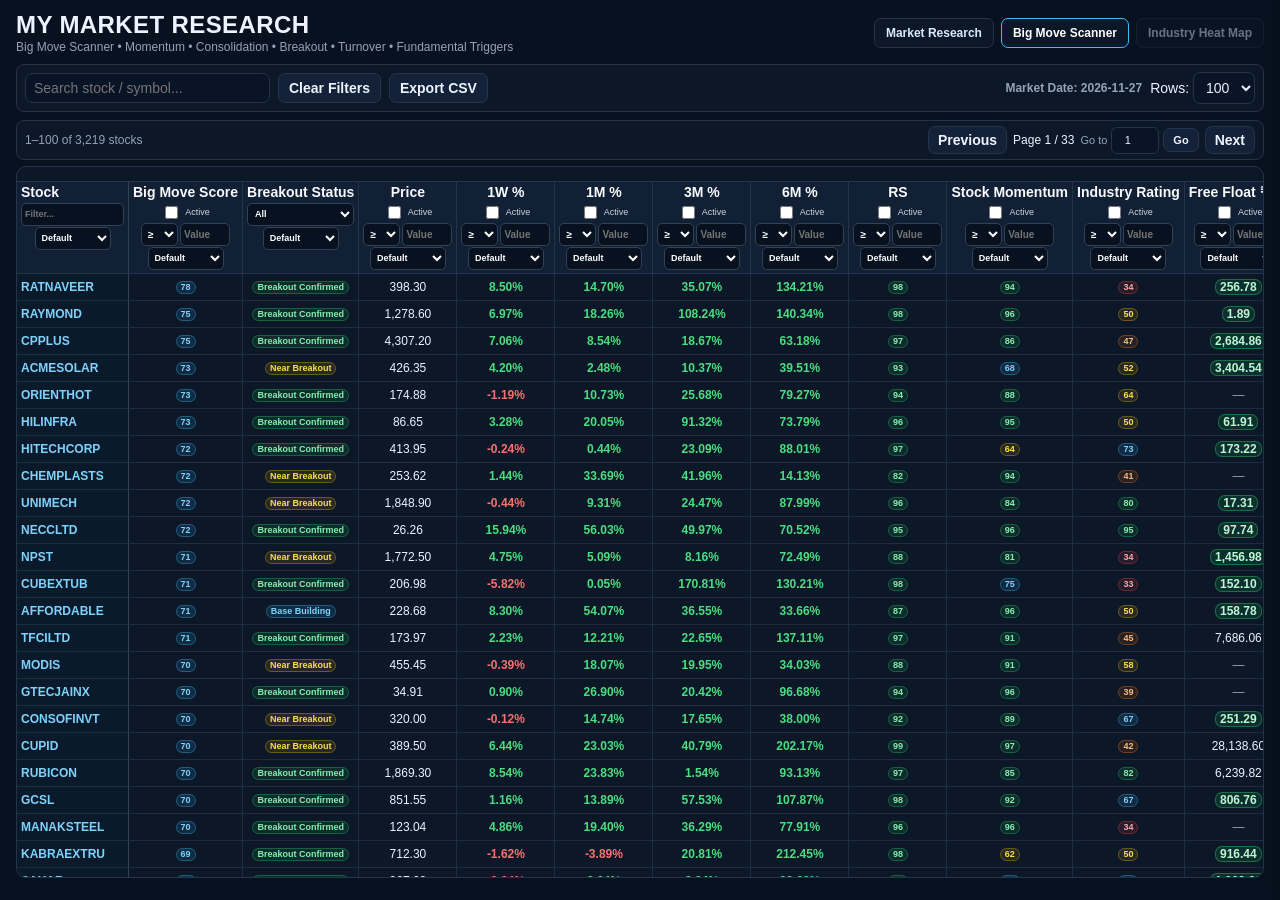
<file: big-move-scanner-updated.html>
<!DOCTYPE html>
<html lang="en">
<head>
  <meta charset="UTF-8" />
  <meta name="viewport" content="width=device-width, initial-scale=1.0" />
  <title>Big Move Scanner | MY MARKET RESEARCH</title>

  <style>
    :root {
      --bg: #07111f;
      --panel: #0c1728;
      --panel-2: #111d30;
      --border: #25344b;
      --text: #eef4ff;
      --muted: #94a3b8;
      --green: #22c55e;
      --yellow: #eab308;
      --orange: #f97316;
      --red: #ef4444;
      --blue: #38bdf8;
    }

    * {
      box-sizing: border-box;
    }

    html {
      scroll-behavior: smooth;
    }

    body {
      margin: 0;
      background: var(--bg);
      color: var(--text);
      font-family: Arial, Helvetica, sans-serif;
      font-size: 14px;
    }

    button,
    input,
    select {
      font: inherit;
    }

    a {
      color: inherit;
      text-decoration: none;
    }

    .page {
      width: 100%;
      min-height: 100vh;
      padding: 16px;
    }

    .topbar {
      display: flex;
      align-items: center;
      justify-content: space-between;
      gap: 18px;
      flex-wrap: wrap;
      margin-bottom: 14px;
    }

    .brand-wrap {
      display: flex;
      flex-direction: column;
      gap: 5px;
    }

    .brand {
      margin: 0;
      font-size: 26px;
      font-weight: 800;
      letter-spacing: 0.4px;
    }

    .subtitle {
      color: var(--muted);
      font-size: 13px;
    }

    .nav {
      display: flex;
      align-items: center;
      gap: 8px;
      flex-wrap: wrap;
    }

    .nav a,
    .nav span {
      padding: 9px 13px;
      border: 1px solid var(--border);
      border-radius: 8px;
      background: var(--panel);
      color: #dbeafe;
      font-weight: 700;
    }

    .nav a.active {
      border-color: var(--blue);
      color: #fff;
    }

    .nav .disabled {
      opacity: 0.45;
      cursor: not-allowed;
    }

    .summary-grid {
      display: grid;
      grid-template-columns: repeat(5, minmax(160px, 1fr));
      gap: 10px;
      margin-bottom: 14px;
    }

    .summary-card {
      background: var(--panel);
      border: 1px solid var(--border);
      border-radius: 10px;
      padding: 12px 14px;
      min-height: 78px;
    }

    .summary-label {
      color: var(--muted);
      font-size: 12px;
      margin-bottom: 8px;
    }

    .summary-value {
      font-size: 24px;
      font-weight: 800;
    }

    .toolbar {
      display: flex;
      align-items: center;
      justify-content: space-between;
      gap: 12px;
      flex-wrap: wrap;
      padding: 11px;
      margin-bottom: 10px;
      background: var(--panel);
      border: 1px solid var(--border);
      border-radius: 10px;
    }

    .toolbar-left,
    .toolbar-right {
      display: flex;
      align-items: center;
      gap: 8px;
      flex-wrap: wrap;
    }

    .search-input,
    .page-size-select {
      background: #091426;
      color: var(--text);
      border: 1px solid var(--border);
      border-radius: 7px;
      padding: 8px 10px;
      outline: none;
    }

    .search-input {
      width: 260px;
    }

    .btn {
      border: 1px solid var(--border);
      background: #132238;
      color: var(--text);
      border-radius: 7px;
      padding: 8px 12px;
      cursor: pointer;
      font-weight: 700;
    }

    .btn:hover {
      background: #1b2d47;
    }

    .market-date {
      color: var(--muted);
      font-weight: 700;
    }

    .table-shell {
      width: 100%;
      background: var(--panel);
      border: 1px solid var(--border);
      border-radius: 10px;
      overflow: hidden;
    }

    .top-scroll {
      width: 100%;
      overflow-x: auto;
      overflow-y: hidden;
      height: 15px;
      border-bottom: 1px solid var(--border);
    }

    .top-scroll-inner {
      height: 1px;
      width: 2400px;
    }

    .table-wrap {
      width: 100%;
      overflow: auto;
      max-height: calc(100vh - 285px);
    }

    table {
      width: 100%;
      min-width: 2400px;
      border-collapse: separate;
      border-spacing: 0;
    }

    thead th {
      position: sticky;
      top: 0;
      z-index: 5;
      background: #122036;
      color: #f8fafc;
      border-right: 1px solid var(--border);
      border-bottom: 1px solid var(--border);
      padding: 9px 8px;
      text-align: left;
      white-space: nowrap;
      vertical-align: top;
    }

    tbody td {
      border-right: 1px solid #1e2d43;
      border-bottom: 1px solid #1e2d43;
      padding: 8px;
      white-space: nowrap;
      vertical-align: middle;
    }

    tbody tr:hover {
      background: #101d30;
    }

    th:last-child,
    td:last-child {
      border-right: none;
    }

    .stock-cell {
      min-width: 155px;
    }

    .stock-link {
      color: #7dd3fc;
      font-weight: 800;
      cursor: pointer;
    }

    .stock-link:hover {
      text-decoration: underline;
    }

    .filter-box {
      margin-top: 7px;
      display: flex;
      flex-direction: column;
      gap: 5px;
      min-width: 115px;
    }

    .filter-line {
      display: flex;
      align-items: center;
      gap: 4px;
    }

    .filter-box input[type="number"],
    .filter-box select {
      width: 72px;
      min-width: 0;
      padding: 4px 5px;
      border-radius: 5px;
      border: 1px solid #334155;
      background: #07111f;
      color: #fff;
    }

    .filter-box select.operator {
      width: 50px;
    }

    .filter-box select.sort-select {
      width: 96px;
    }

    .filter-box label {
      display: flex;
      align-items: center;
      gap: 4px;
      color: #cbd5e1;
      font-size: 11px;
      font-weight: 500;
    }

    .number {
      text-align: right;
      font-variant-numeric: tabular-nums;
    }

    .positive {
      color: #4ade80;
      font-weight: 700;
    }

    .negative {
      color: #f87171;
      font-weight: 700;
    }

    .muted {
      color: var(--muted);
    }

    .badge {
      display: inline-flex;
      align-items: center;
      justify-content: center;
      border-radius: 999px;
      padding: 4px 8px;
      font-size: 11px;
      font-weight: 800;
      line-height: 1;
      border: 1px solid transparent;
    }

    .badge-green {
      color: #86efac;
      background: rgba(34, 197, 94, 0.12);
      border-color: rgba(34, 197, 94, 0.35);
    }

    .badge-yellow {
      color: #fde047;
      background: rgba(234, 179, 8, 0.12);
      border-color: rgba(234, 179, 8, 0.35);
    }

    .badge-orange {
      color: #fdba74;
      background: rgba(249, 115, 22, 0.12);
      border-color: rgba(249, 115, 22, 0.35);
    }

    .badge-red {
      color: #fca5a5;
      background: rgba(239, 68, 68, 0.12);
      border-color: rgba(239, 68, 68, 0.35);
    }

    .badge-blue {
      color: #7dd3fc;
      background: rgba(56, 189, 248, 0.12);
      border-color: rgba(56, 189, 248, 0.35);
    }

    .free-float-green {
      display: inline-flex;
      align-items: center;
      justify-content: center;
      min-width: 74px;
      padding: 5px 8px;
      border-radius: 7px;
      color: #bbf7d0;
      background: rgba(34, 197, 94, 0.14);
      border: 1px solid rgba(34, 197, 94, 0.45);
      font-weight: 800;
    }

    .missing {
      max-width: 260px;
      white-space: normal;
      line-height: 1.3;
      color: #fca5a5;
    }

    .trigger-cell {
      max-width: 230px;
      white-space: normal;
      line-height: 1.3;
    }

    .pagination {
      display: flex;
      align-items: center;
      justify-content: space-between;
      gap: 12px;
      flex-wrap: wrap;
      padding: 11px;
      border-top: 1px solid var(--border);
    }

    .pagination-controls {
      display: flex;
      align-items: center;
      gap: 7px;
    }

    .pagination-info {
      color: var(--muted);
    }

    .drawer-backdrop {
      position: fixed;
      inset: 0;
      z-index: 50;
      background: rgba(0, 0, 0, 0.58);
      display: none;
    }

    .drawer-backdrop.open {
      display: block;
    }

    .drawer {
      position: fixed;
      top: 0;
      right: -620px;
      z-index: 60;
      width: min(600px, 94vw);
      height: 100vh;
      overflow-y: auto;
      background: #091426;
      border-left: 1px solid var(--border);
      box-shadow: -10px 0 30px rgba(0, 0, 0, 0.35);
      transition: right 0.2s ease;
    }

    .drawer.open {
      right: 0;
    }

    .drawer-header {
      position: sticky;
      top: 0;
      z-index: 2;
      display: flex;
      justify-content: space-between;
      align-items: center;
      gap: 10px;
      padding: 16px;
      background: #0d1a2c;
      border-bottom: 1px solid var(--border);
    }

    .drawer-title {
      font-size: 21px;
      font-weight: 800;
    }

    .drawer-close {
      border: 1px solid var(--border);
      background: #17263d;
      color: white;
      width: 34px;
      height: 34px;
      border-radius: 7px;
      cursor: pointer;
      font-size: 20px;
    }

    .drawer-body {
      padding: 16px;
    }

    .detail-section {
      margin-bottom: 18px;
      padding: 14px;
      border: 1px solid var(--border);
      border-radius: 9px;
      background: var(--panel);
    }

    .detail-section h3 {
      margin: 0 0 12px;
      font-size: 15px;
    }

    .detail-grid {
      display: grid;
      grid-template-columns: repeat(2, minmax(0, 1fr));
      gap: 9px;
    }

    .detail-item {
      background: #091426;
      border: 1px solid #22334a;
      border-radius: 7px;
      padding: 9px;
    }

    .detail-label {
      color: var(--muted);
      font-size: 11px;
      margin-bottom: 5px;
    }

    .detail-value {
      font-weight: 800;
      overflow-wrap: anywhere;
    }

    .loading-row td,
    .empty-row td {
      text-align: center;
      padding: 30px 10px;
      color: var(--muted);
    }

    @media (max-width: 1000px) {
      .summary-grid {
        grid-template-columns: repeat(2, minmax(150px, 1fr));
      }

      .table-wrap {
        max-height: calc(100vh - 350px);
      }
    }

    @media (max-width: 600px) {
      .page {
        padding: 10px;
      }

      .summary-grid {
        grid-template-columns: 1fr;
      }

      .search-input {
        width: 100%;
      }

      .detail-grid {
        grid-template-columns: 1fr;
      }
    }
    /* =========================================================
   COMPACT / CUT-TO-CUT BIG MOVE SCANNER COLUMNS
   ========================================================= */

table {
  width: max-content;
  min-width: 100%;
  table-layout: auto;
}

.top-scroll-inner {
  width: 100%;
}

thead th {
  padding: 6px 5px;
  width: 1%;
  min-width: 0;
  max-width: none;
}

tbody td {
  padding: 6px 5px;
  width: 1%;
  min-width: 0;
}

/* Stock */
th:nth-child(1),
td:nth-child(1) {
  min-width: 105px;
  width: 105px;
}

/* Big Move Score */
th:nth-child(2),
td:nth-child(2) {
  min-width: 92px;
  width: 92px;
}

/* Setup Status */
th:nth-child(3),
td:nth-child(3) {
  min-width: 90px;
  width: 90px;
}

/* Price */
th:nth-child(4),
td:nth-child(4) {
  min-width: 68px;
  width: 68px;
}

/* 1W, 1M, 3M, 6M */
th:nth-child(5),
td:nth-child(5),
th:nth-child(6),
td:nth-child(6),
th:nth-child(7),
td:nth-child(7),
th:nth-child(8),
td:nth-child(8) {
  min-width: 68px;
  width: 68px;
}

/* RS */
th:nth-child(9),
td:nth-child(9) {
  min-width: 60px;
  width: 60px;
}

/* Stock Momentum */
th:nth-child(10),
td:nth-child(10) {
  min-width: 92px;
  width: 92px;
}

/* Industry Rating */
th:nth-child(11),
td:nth-child(11) {
  min-width: 88px;
  width: 88px;
}

/* Free Float */
th:nth-child(12),
td:nth-child(12) {
  min-width: 100px;
  width: 100px;
}

/* Prior Move */
th:nth-child(13),
td:nth-child(13) {
  min-width: 85px;
  width: 85px;
}

/* Retracement */
th:nth-child(14),
td:nth-child(14) {
  min-width: 85px;
  width: 85px;
}

/* Consolidation Days */
th:nth-child(15),
td:nth-child(15) {
  min-width: 95px;
  width: 95px;
}

/* Volume Contraction */
th:nth-child(16),
td:nth-child(16) {
  min-width: 105px;
  width: 105px;
}

/* Volatility Contraction */
th:nth-child(17),
td:nth-child(17) {
  min-width: 110px;
  width: 110px;
}

/* Breakout */
th:nth-child(18),
td:nth-child(18) {
  min-width: 100px;
  width: 100px;
}

/* Turnover Expansion */
th:nth-child(19),
td:nth-child(19) {
  min-width: 100px;
  width: 100px;
}

/* Fundamental Trigger */
th:nth-child(20),
td:nth-child(20) {
  min-width: 130px;
  width: 130px;
}

/* Key Trigger */
th:nth-child(21),
td:nth-child(21) {
  min-width: 125px;
  width: 125px;
}

/* Filter ko bhi compact rakho */
.filter-box {
  min-width: 0;
  width: 100%;
  gap: 3px;
}

.filter-box input[type="number"] {
  width: 55px;
  padding: 3px 3px;
}

.filter-box select.operator {
  width: 40px;
  padding: 3px 2px;
}

.filter-box select.sort-select {
  width: 82px;
  padding: 3px 2px;
  font-size: 10px;
}

.filter-box label {
  font-size: 10px;
}

/* Long text wrap */
.trigger-cell,
.missing {
  white-space: normal;
  line-height: 1.2;
}

/* Smaller badges */
.badge {
  padding: 3px 6px;
  font-size: 10px;
}

.free-float-green {
  min-width: 0;
  padding: 4px 5px;
}
  
/* =========================================================
   FINAL PAGE-2 LAYOUT
   Compact Page-1 style top + frozen Stock + squeezed columns
   ========================================================= */

.page {
  padding: 12px 16px !important;
}

.topbar {
  display: grid !important;
  grid-template-columns: minmax(0, 1fr) auto !important;
  align-items: center !important;
  gap: 10px 16px !important;
  margin-bottom: 10px !important;
}

.brand-wrap {
  gap: 3px !important;
}

.brand {
  font-size: 24px !important;
  line-height: 1.05 !important;
}

.subtitle {
  font-size: 12px !important;
}

.nav {
  gap: 7px !important;
}

.nav a,
.nav span {
  padding: 7px 11px !important;
  border-radius: 7px !important;
  font-size: 12px !important;
}

.toolbar {
  padding: 7px 8px !important;
  margin-bottom: 8px !important;
  border-radius: 8px !important;
  gap: 8px !important;
}

.search-input,
.page-size-select {
  padding: 6px 8px !important;
}

.search-input {
  width: 245px !important;
}

.btn {
  padding: 6px 10px !important;
}

.market-date {
  font-size: 12px !important;
}

/* More vertical room because summary cards are removed */
.table-wrap {
  max-height: calc(100vh - 190px) !important;
}

/* Use only required horizontal width */
#scannerTable {
  width: max-content !important;
  min-width: 100% !important;
  table-layout: auto !important;
  border-collapse: separate !important;
  border-spacing: 0 !important;
}

/* Compact header/body */
#scannerTable thead th {
  padding: 5px 4px !important;
  text-align: center !important;
  vertical-align: top !important;
  white-space: nowrap !important;
}

#scannerTable tbody tr {
  height: 42px !important;
}

#scannerTable tbody td {
  height: 42px !important;
  min-height: 42px !important;
  padding: 4px 5px !important;
  line-height: 1.12 !important;
  vertical-align: middle !important;
  text-align: center !important;
  white-space: nowrap !important;
  font-variant-numeric: tabular-nums;
}

/* All numeric cells centered */
#scannerTable .number {
  text-align: center !important;
}

/* Freeze Stock column */
#scannerTable th:first-child,
#scannerTable td:first-child {
  position: sticky !important;
  left: 0 !important;
  min-width: 112px !important;
  width: 112px !important;
  max-width: 112px !important;
  text-align: left !important;
  background: #0b1a2b !important;
  border-right: 1px solid #334155 !important;
}

#scannerTable thead th:first-child {
  z-index: 30 !important;
  background: #122036 !important;
}

#scannerTable tbody td:first-child {
  z-index: 12 !important;
}

#scannerTable tbody tr:hover td:first-child {
  background: #101d30 !important;
}

/* Squeezed widths: 21 visible columns */
#scannerTable th:nth-child(2), #scannerTable td:nth-child(2)   { min-width: 88px !important; width: 88px !important; }
#scannerTable th:nth-child(3), #scannerTable td:nth-child(3)   { min-width: 86px !important; width: 86px !important; }
#scannerTable th:nth-child(4), #scannerTable td:nth-child(4)   { min-width: 66px !important; width: 66px !important; }
#scannerTable th:nth-child(5), #scannerTable td:nth-child(5),
#scannerTable th:nth-child(6), #scannerTable td:nth-child(6),
#scannerTable th:nth-child(7), #scannerTable td:nth-child(7),
#scannerTable th:nth-child(8), #scannerTable td:nth-child(8)   { min-width: 66px !important; width: 66px !important; }
#scannerTable th:nth-child(9), #scannerTable td:nth-child(9)   { min-width: 58px !important; width: 58px !important; }
#scannerTable th:nth-child(10), #scannerTable td:nth-child(10) { min-width: 90px !important; width: 90px !important; }
#scannerTable th:nth-child(11), #scannerTable td:nth-child(11) { min-width: 86px !important; width: 86px !important; }
#scannerTable th:nth-child(12), #scannerTable td:nth-child(12) { min-width: 96px !important; width: 96px !important; }
#scannerTable th:nth-child(13), #scannerTable td:nth-child(13) { min-width: 82px !important; width: 82px !important; }
#scannerTable th:nth-child(14), #scannerTable td:nth-child(14) { min-width: 82px !important; width: 82px !important; }
#scannerTable th:nth-child(15), #scannerTable td:nth-child(15) { min-width: 92px !important; width: 92px !important; }
#scannerTable th:nth-child(16), #scannerTable td:nth-child(16) { min-width: 100px !important; width: 100px !important; }
#scannerTable th:nth-child(17), #scannerTable td:nth-child(17) { min-width: 104px !important; width: 104px !important; }
#scannerTable th:nth-child(18), #scannerTable td:nth-child(18) { min-width: 96px !important; width: 96px !important; }
#scannerTable th:nth-child(19), #scannerTable td:nth-child(19) { min-width: 98px !important; width: 98px !important; }
#scannerTable th:nth-child(20), #scannerTable td:nth-child(20) { min-width: 118px !important; width: 118px !important; }
#scannerTable th:nth-child(21), #scannerTable td:nth-child(21) {
  min-width: 150px !important;
  width: 150px !important;
  max-width: 150px !important;
}

/* Trigger text may wrap without making all other columns wide */
#scannerTable td:nth-child(20),
#scannerTable td:nth-child(21) {
  white-space: normal !important;
  line-height: 1.15 !important;
}

/* Compact filters */
#scannerTable .filter-box {
  min-width: 0 !important;
  width: 100% !important;
  gap: 2px !important;
  margin-top: 4px !important;
}

#scannerTable .filter-line {
  justify-content: center !important;
  gap: 2px !important;
}

#scannerTable .filter-box label {
  justify-content: center !important;
  font-size: 9px !important;
}

#scannerTable .filter-box input[type="number"] {
  width: 50px !important;
  padding: 2px 3px !important;
  font-size: 10px !important;
}

#scannerTable .filter-box select.operator {
  width: 37px !important;
  padding: 2px !important;
  font-size: 10px !important;
}

#scannerTable .filter-box select.sort-select {
  width: 76px !important;
  padding: 2px !important;
  font-size: 9px !important;
  margin: 0 auto !important;
}

/* Center badges/content except Stock */
#scannerTable tbody td:not(:first-child) > * {
  margin-left: auto !important;
  margin-right: auto !important;
}

#scannerTable tbody td:first-child > * {
  margin-left: 0 !important;
  margin-right: 0 !important;
}

/* Smaller badges */
#scannerTable .badge {
  padding: 3px 5px !important;
  font-size: 9px !important;
}

#scannerTable .free-float-green {
  min-width: 0 !important;
  padding: 3px 5px !important;
}

/* Top scrollbar exactly follows table width */
.top-scroll-inner {
  width: 100%;
}

@media (max-width: 900px) {
  .topbar {
    grid-template-columns: 1fr !important;
  }

  .table-wrap {
    max-height: calc(100vh - 235px) !important;
  }
}

  
/* =========================================================
   FINAL DENSE ROWS + TOP PAGINATION + GO TO PAGE
   ========================================================= */

.pagination {
  padding: 5px 8px !important;
  margin-bottom: 6px !important;
  border: 1px solid var(--border) !important;
  border-radius: 8px !important;
  background: var(--panel) !important;
  min-height: 38px !important;
}

.pagination-controls {
  gap: 6px !important;
}

.pagination .btn {
  padding: 5px 9px !important;
}

.pagination-info,
#pageNumberLabel {
  font-size: 12px !important;
  white-space: nowrap !important;
}

.goto-page {
  display: inline-flex !important;
  align-items: center !important;
  gap: 4px !important;
  color: var(--muted) !important;
  font-size: 11px !important;
  white-space: nowrap !important;
}

#goToPageInput {
  width: 48px !important;
  height: 27px !important;
  padding: 3px 5px !important;
  border: 1px solid var(--border) !important;
  border-radius: 6px !important;
  background: #091426 !important;
  color: var(--text) !important;
  text-align: center !important;
  outline: none !important;
}

.goto-btn {
  min-width: 34px !important;
}

/* Smaller header/filter area */
#scannerTable thead th {
  padding-top: 3px !important;
  padding-bottom: 3px !important;
  line-height: 1.05 !important;
}

#scannerTable .filter-box {
  margin-top: 3px !important;
  gap: 1px !important;
}

#scannerTable .filter-box label {
  line-height: 1 !important;
}

#scannerTable .filter-box input[type="number"],
#scannerTable .filter-box select.operator,
#scannerTable .filter-box select.sort-select {
  height: 23px !important;
}

/* Dense body: roughly twice as many stocks visible */
#scannerTable tbody tr {
  height: 30px !important;
}

#scannerTable tbody td {
  height: 30px !important;
  min-height: 30px !important;
  padding-top: 2px !important;
  padding-bottom: 2px !important;
  line-height: 1.05 !important;
}

#scannerTable .badge {
  padding: 2px 5px !important;
  line-height: 1 !important;
}

#scannerTable .free-float-green {
  padding: 2px 5px !important;
}

/* Pagination is now above table, so table gets more viewport height */
.table-wrap {
  max-height: calc(100vh - 205px) !important;
}

@media (max-width: 900px) {
  .pagination {
    gap: 5px !important;
  }

  .pagination-controls {
    flex-wrap: wrap !important;
  }

  .table-wrap {
    max-height: calc(100vh - 250px) !important;
  }
}

  
/* =========================================================
   ULTRA-COMPACT BODY ROWS
   Force ~10 visible stock rows on desktop
   ========================================================= */

#scannerTable tbody tr:not(.loading-row):not(.empty-row) {
  height: 27px !important;
  min-height: 27px !important;
  max-height: 27px !important;
}

#scannerTable tbody tr:not(.loading-row):not(.empty-row) > td {
  height: 27px !important;
  min-height: 0 !important;
  max-height: 27px !important;
  padding: 0 4px !important;
  line-height: 1 !important;
  font-size: 12px !important;
  vertical-align: middle !important;
  overflow: hidden !important;
}

#scannerTable tbody tr:not(.loading-row):not(.empty-row) > td > * {
  margin-top: 0 !important;
  margin-bottom: 0 !important;
}

#scannerTable tbody .stock-link {
  line-height: 1 !important;
  font-size: 12px !important;
}

#scannerTable tbody .badge {
  padding: 1px 4px !important;
  min-height: 0 !important;
  height: auto !important;
  font-size: 9px !important;
  line-height: 1 !important;
}

#scannerTable tbody .free-float-green {
  padding: 1px 4px !important;
  min-height: 0 !important;
  height: auto !important;
  line-height: 1 !important;
}

/* Do not reserve excessive blank space below visible rows */
.table-wrap {
  height: auto !important;
  min-height: 0 !important;
  max-height: calc(100vh - 205px) !important;
}

/* Keep the two trigger text columns compact too */
#scannerTable tbody td:nth-child(20),
#scannerTable tbody td:nth-child(21) {
  white-space: nowrap !important;
  text-overflow: ellipsis !important;
}

  
/* FUNDAMENTAL TRIGGER — COMPACT SYMBOL COLUMN */
#scannerTable th:nth-child(20),
#scannerTable td:nth-child(20) {
  min-width: 76px !important;
  width: 76px !important;
  max-width: 76px !important;
  text-align: center !important;
  white-space: nowrap !important;
}
.fund-trigger-symbol {
  display: inline-flex !important;
  align-items: center !important;
  justify-content: center !important;
  width: 20px !important;
  height: 20px !important;
  border-radius: 50% !important;
  font-size: 14px !important;
  font-weight: 900 !important;
  line-height: 1 !important;
}
.fund-trigger-yes { color: #22c55e !important; background: rgba(34,197,94,.10) !important; }
.fund-trigger-no { color: #ef4444 !important; background: rgba(239,68,68,.10) !important; }
.fund-trigger-na { color: #94a3b8 !important; background: rgba(148,163,184,.08) !important; }


/* VOLUME + VOLATILITY CONTRACTION — COMPACT SYMBOL COLUMNS */
#scannerTable th:nth-child(16),
#scannerTable td:nth-child(16),
#scannerTable th:nth-child(17),
#scannerTable td:nth-child(17) {
  min-width: 94px !important;
  width: 94px !important;
  max-width: 94px !important;
  text-align: center !important;
  white-space: normal !important;
}


/* FINAL ALL-COLUMN FILTERS + 20-COLUMN LAYOUT */
#scannerTable .text-filter,#scannerTable .select-filter{width:100%;height:23px;padding:2px 3px;border:1px solid #334155;border-radius:5px;background:#07111f;color:#fff;font-size:9px}
#scannerTable .text-sort{width:76px;height:23px;padding:2px;border:1px solid #334155;border-radius:5px;background:#07111f;color:#fff;font-size:9px;margin:0 auto}
#scannerTable th:nth-child(3),#scannerTable td:nth-child(3){min-width:105px!important;width:105px!important}
#scannerTable th:nth-child(18),#scannerTable td:nth-child(18){min-width:98px!important;width:98px!important}
#scannerTable th:nth-child(19),#scannerTable td:nth-child(19){min-width:76px!important;width:76px!important;max-width:76px!important}
#scannerTable th:nth-child(20),#scannerTable td:nth-child(20){min-width:150px!important;width:150px!important;max-width:150px!important}
</style>
</head>

<body>
  <div class="page">

    <div class="topbar">
      <div class="brand-wrap">
        <h1 class="brand">MY MARKET RESEARCH</h1>
        <div class="subtitle">
          Big Move Scanner • Momentum • Consolidation • Breakout • Turnover • Fundamental Triggers
        </div>
      </div>

      <nav class="nav">
        <a href="index.html">Market Research</a>
        <a href="big-move-scanner.html" class="active">Big Move Scanner</a>
        <span class="disabled">Industry Heat Map</span>
      </nav>
    </div>
    <section class="toolbar">
      <div class="toolbar-left">
        <input
          id="searchInput"
          class="search-input"
          type="search"
          placeholder="Search stock / symbol..."
        />

        <button class="btn" id="clearFiltersBtn" type="button">
          Clear Filters
        </button>

        <button class="btn" id="exportCsvBtn" type="button">
          Export CSV
        </button>
      </div>

      <div class="toolbar-right">
        <span class="market-date" id="marketDateLabel">
          Market Date: —
        </span>

        <label>
          Rows:
          <select id="pageSizeSelect" class="page-size-select">
            <option value="50">50</option>
            <option value="100" selected>100</option>
            <option value="200">200</option>
          </select>
        </label>
      </div>
    </section>



      <div class="pagination">
        <div class="pagination-info" id="paginationInfo">
          —
        </div>

        <div class="pagination-controls">
          <button class="btn" id="prevPageBtn" type="button">
            Previous
          </button>

          <span id="pageNumberLabel">Page 1</span>

          <div class="goto-page">
            <span>Go to</span>
            <input
              id="goToPageInput"
              type="number"
              min="1"
              step="1"
              inputmode="numeric"
              aria-label="Go to page number"
            />
            <button class="btn goto-btn" id="goToPageBtn" type="button">
              Go
            </button>
          </div>

          <button class="btn" id="nextPageBtn" type="button">
            Next
          </button>
        </div>
      </div>

    <section class="table-shell">
      <div class="top-scroll" id="topScroll">
        <div class="top-scroll-inner" id="topScrollInner"></div>
      </div>

      <div class="table-wrap" id="tableWrap">
        <table id="scannerTable">
          <thead>
            <tr id="tableHeadRow"></tr>
          </thead>

          <tbody id="tableBody">
            <tr class="loading-row">
              <td colspan="20">Loading Big Move Scanner...</td>
            </tr>
          </tbody>
        </table>
      </div>
    </section>
  </div>

  <div class="drawer-backdrop" id="drawerBackdrop"></div>

  <aside class="drawer" id="detailDrawer">
    <div class="drawer-header">
      <div>
        <div class="drawer-title" id="drawerTitle">Stock Details</div>
        <div class="muted" id="drawerSubtitle"></div>
      </div>

      <button
        class="drawer-close"
        id="drawerCloseBtn"
        type="button"
        aria-label="Close"
      >
        ×
      </button>
    </div>

    <div class="drawer-body" id="drawerBody"></div>
  </aside>

  <script>
    "use strict";

    const DATA_URL = "data/big_move_scanner.json";

    let allRows = [];
    let filteredRows = [];
    let currentPage = 1;
    let pageSize = 100;
    let marketDate = "";

    const filterState = {};
        const columns = [
      { field: "symbol", label: "Stock", type: "text", filterable: true },
      { field: "bigMoveScore", label: "Big Move Score", type: "number", filterable: true },
      { field: "breakoutStatus", label: "Breakout Status", type: "select", filterable: true, options: ["Breakout Confirmed", "Near Breakout", "Below Trigger", "Pending"] },
      { field: "price", label: "Price", type: "number", filterable: true },
      { field: "return1W", label: "1W %", type: "number", filterable: true },
      { field: "return1M", label: "1M %", type: "number", filterable: true },
      { field: "return3M", label: "3M %", type: "number", filterable: true },
      { field: "return6M", label: "6M %", type: "number", filterable: true },
      { field: "rsRating", label: "RS", type: "number", filterable: true },
      { field: "stockMomentumRating", label: "Stock Momentum", type: "number", filterable: true },
      { field: "industryRating", label: "Industry Rating", type: "number", filterable: true },
      { field: "freeFloatCr", label: "Free Float ₹ Cr", type: "number", filterable: true },
      { field: "priorMovePct", label: "Prior Move %", type: "number", filterable: true },
      { field: "retracementPct", label: "Retracement %", type: "number", filterable: true },
      { field: "consolidationDays", label: "Consolidation Days", type: "number", filterable: true },
      { field: "volumeContraction", label: "Volume Contraction", type: "boolean", filterable: true },
      { field: "volatilityContraction", label: "Volatility Contraction", type: "boolean", filterable: true },
      { field: "turnoverExpansion", label: "Turnover Expansion", type: "number", filterable: true },
      { field: "fundamentalTrigger", label: "Fund. Trigger", type: "boolean", filterable: true },
      { field: "keyTrigger", label: "Key Trigger", type: "text", filterable: true }
    ];

    const $ = (id) => document.getElementById(id);

    function firstDefined(...values) {
      for (const value of values) {
        if (value !== undefined && value !== null && value !== "") {
          return value;
        }
      }
      return null;
    }

    function toNumber(value) {
      if (value === null || value === undefined || value === "") {
        return null;
      }

      if (typeof value === "number") {
        return Number.isFinite(value) ? value : null;
      }

      const cleaned = String(value)
        .replace(/,/g, "")
        .replace(/₹/g, "")
        .replace(/%/g, "")
        .replace(/x$/i, "")
        .trim();

      if (!cleaned) {
        return null;
      }

      const parsed = Number(cleaned);
      return Number.isFinite(parsed) ? parsed : null;
    }

    function roundNumber(value, decimals = 2) {
      const n = toNumber(value);

      if (n === null) {
        return null;
      }

      const factor = 10 ** decimals;
      return Math.round((n + Number.EPSILON) * factor) / factor;
    }

    function formatNumber(value, decimals = 2) {
      const n = toNumber(value);

      if (n === null) {
        return "—";
      }

      return n.toLocaleString("en-IN", {
        minimumFractionDigits: decimals,
        maximumFractionDigits: decimals
      });
    }

    function formatInteger(value) {
      const n = toNumber(value);

      if (n === null) {
        return "—";
      }

      return Math.round(n).toLocaleString("en-IN");
    }

    function formatPct(value) {
      const n = toNumber(value);

      if (n === null) {
        return "—";
      }

      return `${n.toFixed(2)}%`;
    }

    function formatX(value) {
      const n = toNumber(value);

      if (n === null) {
        return "—";
      }

      return `${n.toFixed(2)}x`;
    }

    function escapeHtml(value) {
      if (value === null || value === undefined) {
        return "";
      }

      return String(value)
        .replace(/&/g, "&amp;")
        .replace(/</g, "&lt;")
        .replace(/>/g, "&gt;")
        .replace(/"/g, "&quot;")
        .replace(/'/g, "&#039;");
    }

    function normalizeText(value) {
      if (value === null || value === undefined) {
        return "";
      }

      if (Array.isArray(value)) {
        return value
          .filter(Boolean)
          .map((item) => String(item).trim())
          .filter(Boolean)
          .join(", ");
      }

      if (typeof value === "object") {
        try {
          return JSON.stringify(value);
        } catch (error) {
          return String(value);
        }
      }

      return String(value).trim();
    }

    function isTruthyFlag(value) {
      if (value === true || value === 1) {
        return true;
      }

      const text = String(value ?? "")
        .trim()
        .toLowerCase();

      return [
        "yes",
        "true",
        "1",
        "pass",
        "passed",
        "strong",
        "contracting",
        "contraction"
      ].includes(text);
    }

    function getSymbol(row) {
      return normalizeText(
        firstDefined(
          row.symbol,
          row.stock,
          row.ticker,
          row.Symbol,
          row.SYMBOL
        )
      );
    }

    function getCompanyName(row) {
      return normalizeText(
        firstDefined(
          row.companyName,
          row.company,
          row.name,
          row.company_name,
          row.NAME_OF_COMPANY
        )
      );
    }

    function getPrice(row) {
      return toNumber(
        firstDefined(
          row.price,
          row.close,
          row.lastPrice,
          row.last_price,
          row.ltp
        )
      );
    }

    function getFreeFloatShares(row) {
      return toNumber(
        firstDefined(
          row.freeFloatShares,
          row.free_float_shares,
          row.tradablePublicShares,
          row.tradable_public_shares
        )
      );
    }

    function getFreeFloatCr(row) {
      const direct = toNumber(
        firstDefined(
          row.freeFloatCr,
          row.freeFloatMcapCr,
          row.freeFloatMarketCapCr,
          row.free_float_cr,
          row.free_float_mcap_cr
        )
      );

      if (direct !== null) {
        return direct;
      }

      const shares = getFreeFloatShares(row);
      const price = getPrice(row);

      if (shares === null || price === null) {
        return null;
      }

      return (shares * price) / 10000000;
    }

    function getBigMoveScore(row) {
      return toNumber(
        firstDefined(
          row.bigMoveScore,
          row.big_move_score,
          row.score,
          row.bigMoveTechnicalScore
        )
      );
    }

    function getSetupStatus(row) {
      return normalizeText(
        firstDefined(
          row.setup_status,
          row.status
        )
      );
    }

    function getReturn1W(row) {
      return toNumber(
        firstDefined(
          row.return1W,
          row.return_1w,
          row.ret1W,
          row.ret_1w
        )
      );
    }

    function getReturn1M(row) {
      return toNumber(
        firstDefined(
          row.return1M,
          row.return_1m,
          row.ret1M,
          row.ret_1m
        )
      );
    }

    function getReturn3M(row) {
      return toNumber(
        firstDefined(
          row.return3M,
          row.return_3m,
          row.ret3M,
          row.ret_3m
        )
      );
    }

    function getReturn6M(row) {
      return toNumber(
        firstDefined(
          row.return6M,
          row.return_6m,
          row.ret6M,
          row.ret_6m
        )
      );
    }

    function getRSRating(row) {
      return toNumber(
        firstDefined(
          row.rsRating,
          row.rs_rating,
          row.relativeStrengthRating
        )
      );
    }

    function getStockMomentumRating(row) {
      return toNumber(
        firstDefined(
          row.stockMomentumRating,
          row.stockMomentum,
          row.stock_momentum_rating,
          row.stockMomentumScore
        )
      );
    }

    function getIndustryRating(row) {
      return toNumber(
        firstDefined(
          row.industryRating,
          row.industry_rating,
          row.industryScore
        )
      );
    }

    function getPriorMovePct(row) {
      return toNumber(
        firstDefined(
          row.priorMovePct,
          row.prior_move_pct,
          row.priorMove,
          row.prior_move
        )
      );
    }

    function getRetracementPct(row) {
      return toNumber(
        firstDefined(
          row.retracementPct,
          row.retracement_pct,
          row.retracement
        )
      );
    }

    function getConsolidationDays(row) {
      return toNumber(
        firstDefined(
          row.consolidationDays,
          row.consolidation_days,
          row.baseDays,
          row.base_days
        )
      );
    }

    function getVolumeContraction(row) {
      return firstDefined(
        row.volumeContraction,
        row.volume_contraction,
        row.volumeDryUp,
        row.volume_dry_up
      );
    }

    function getVolatilityContraction(row) {
      return firstDefined(
        row.volatilityContraction,
        row.volatility_contraction,
        row.volatilityDryUp,
        row.volatility_dry_up
      );
    }

    function getBreakoutStatus(row) {
      return normalizeText(
        firstDefined(
          row.breakoutStatus,
          row.breakout_status,
          row.breakout,
          row.breakoutSignal
        )
      );
    }

    function getTurnoverExpansion(row) {
      return toNumber(
        firstDefined(
          row.turnoverExpansion,
          row.turnover_expansion,
          row.turnoverTimes,
          row.turnover_times
        )
      );
    }

    function getFundamentalTrigger(row) {
      return normalizeText(
        firstDefined(
          row.fundamentalTrigger,
          row.fundamental_trigger,
          row.fundamentalTriggers,
          row.fundamental_triggers
        )
      );
    }

    function getKeyTrigger(row) {
      return normalizeText(
        firstDefined(
          row.keyTrigger,
          row.key_trigger,
          row.trigger,
          row.mainTrigger
        )
      );
    }

    function getMissingConditions(row) {
      return normalizeText(
        firstDefined(
          row.missingConditions,
          row.missing_conditions,
          row.missing,
          row.missingCriteria
        )
      );
    }

    function enrichRow(row, index) {
      return {
        ...row,

        __index: index,

        symbol: getSymbol(row),
        companyName: getCompanyName(row),

        bigMoveScore: getBigMoveScore(row),

        price: getPrice(row),

        return1W: getReturn1W(row),
        return1M: getReturn1M(row),
        return3M: getReturn3M(row),
        return6M: getReturn6M(row),

        rsRating: getRSRating(row),
        stockMomentumRating: getStockMomentumRating(row),
        industryRating: getIndustryRating(row),

        freeFloatCr: getFreeFloatCr(row),

        priorMovePct: getPriorMovePct(row),
        retracementPct: getRetracementPct(row),
        consolidationDays: getConsolidationDays(row),

        volumeContraction: getVolumeContraction(row),
        volatilityContraction: getVolatilityContraction(row),

        breakoutStatus: getBreakoutStatus(row),
        turnoverExpansion: getTurnoverExpansion(row),

        fundamentalTrigger: getFundamentalTrigger(row),
        keyTrigger: getKeyTrigger(row)
      };
    }

    function getRowsFromPayload(payload) {
      if (Array.isArray(payload)) {
        return payload;
      }

      const possibleArrays = [
        payload?.rows,
        payload?.stocks,
        payload?.data,
        payload?.scanner,
        payload?.results,
        payload?.items
      ];

      for (const item of possibleArrays) {
        if (Array.isArray(item)) {
          return item;
        }
      }

      return [];
    }

    function getMarketDateFromPayload(payload) {
      if (!payload || Array.isArray(payload)) {
        return "";
      }

      return normalizeText(
        firstDefined(
          payload.marketDate,
          payload.market_date,
          payload.date,
          payload.asOfDate,
          payload.as_of_date
        )
      );
    }

    function makeFilterState() {
      for (const column of columns) filterState[column.field] = { active: false, operator: ">=", value: "", sort: "" };
    }

    function buildTableHeader() {
      const headRow = $("tableHeadRow");
      headRow.innerHTML = columns.map((column) => {
        let control = "";
        if (column.type === "number") {
          control = `<label><input type="checkbox" class="filter-active" data-field="${escapeHtml(column.field)}" />Active</label><div class="filter-line"><select class="operator" data-field="${escapeHtml(column.field)}"><option value=">=">≥</option><option value="<=">≤</option></select><input type="number" step="any" class="filter-value" data-field="${escapeHtml(column.field)}" placeholder="Value" /></div>`;
        } else if (column.type === "boolean") {
          control = `<select class="select-filter" data-field="${escapeHtml(column.field)}"><option value="">All</option><option value="true">✓ Yes</option><option value="false">✕ No</option></select>`;
        } else if (column.type === "select") {
          control = `<select class="select-filter" data-field="${escapeHtml(column.field)}"><option value="">All</option>${(column.options || []).map(v => `<option value="${escapeHtml(v)}">${escapeHtml(v)}</option>`).join("")}</select>`;
        } else {
          control = `<input type="text" class="text-filter" data-field="${escapeHtml(column.field)}" placeholder="Filter..." />`;
        }
        return `<th data-field="${escapeHtml(column.field)}"><div>${escapeHtml(column.label)}</div><div class="filter-box">${control}<select class="sort-select text-sort" data-field="${escapeHtml(column.field)}"><option value="">Default</option><option value="desc">Descending</option><option value="asc">Ascending</option></select></div></th>`;
      }).join("");
      bindHeaderFilterEvents();
    }

    function bindHeaderFilterEvents() {
      document.querySelectorAll(".filter-active").forEach(el => el.addEventListener("change", e => { const f=e.target.dataset.field; filterState[f].active=e.target.checked; currentPage=1; applyFiltersAndRender(); }));
      document.querySelectorAll(".operator").forEach(el => el.addEventListener("change", e => { filterState[e.target.dataset.field].operator=e.target.value; currentPage=1; applyFiltersAndRender(); }));
      document.querySelectorAll(".filter-value,.text-filter,.select-filter").forEach(el => el.addEventListener(el.tagName === "INPUT" ? "input" : "change", e => { filterState[e.target.dataset.field].value=e.target.value; currentPage=1; applyFiltersAndRender(); }));
      document.querySelectorAll(".sort-select").forEach(el => el.addEventListener("change", e => {
        const field=e.target.dataset.field; filterState[field].sort=e.target.value;
        if(e.target.value) Object.keys(filterState).forEach(k => { if(k!==field){ filterState[k].sort=""; const x=document.querySelector(`.sort-select[data-field="${k}"]`); if(x)x.value=""; } });
        currentPage=1; applyFiltersAndRender();
      }));
    }

    function clearFilters() {
      Object.keys(filterState).forEach(field => { filterState[field]={active:false,operator:">=",value:"",sort:""}; });
      $("searchInput").value="";
      document.querySelectorAll(".filter-active").forEach(e=>e.checked=false);
      document.querySelectorAll(".operator").forEach(e=>e.value=">=");
      document.querySelectorAll(".filter-value,.text-filter,.select-filter").forEach(e=>e.value="");
      document.querySelectorAll(".sort-select").forEach(e=>e.value="");
      currentPage=1; applyFiltersAndRender();
    }

    function passesNumericFilter(row, field, state) {
      if (!state.active) return true;
      const threshold=toNumber(state.value); if(threshold===null) return true;
      const value=toNumber(row[field]); if(value===null) return false;
      return state.operator === "<=" ? value <= threshold : value >= threshold;
    }

    function passesColumnFilter(row, field, state) {
      const column=columns.find(c=>c.field===field); if(!column) return true;
      if(column.type==="number") return passesNumericFilter(row,field,state);
      if(!state.value) return true;
      if(column.type==="boolean") return String(isTruthyFlag(row[field]))===state.value;
      return normalizeText(row[field]).toLowerCase().includes(String(state.value).toLowerCase());
    }

    function getActiveSort() {
      for(const [field,state] of Object.entries(filterState)) if(state.sort==="asc"||state.sort==="desc") return {field,direction:state.sort};
      return null;
    }

        function applyFiltersAndRender() {
      const searchText = $("searchInput")
        .value
        .trim()
        .toLowerCase();

      filteredRows = allRows.filter((row) => {
        if (searchText) {
          const searchable = [
            row.symbol,
            row.companyName,
            row.breakoutStatus,
            row.fundamentalTrigger,
            row.keyTrigger
          ]
            .filter(Boolean)
            .join(" ")
            .toLowerCase();

          if (!searchable.includes(searchText)) {
            return false;
          }
        }

        for (const [field, state] of Object.entries(filterState)) {
          if (!passesColumnFilter(row, field, state)) {
            return false;
          }
        }

        return true;
      });

      const activeSort = getActiveSort();

      if (activeSort) {
        const { field, direction } = activeSort;

        filteredRows.sort((a, b) => {
          const column = columns.find(c => c.field === field);
          if (column && column.type !== "number") {
            const av=normalizeText(a[field]).toLowerCase(), bv=normalizeText(b[field]).toLowerCase();
            const cmp=av.localeCompare(bv, undefined, {numeric:true,sensitivity:"base"});
            return direction === "asc" ? cmp : -cmp;
          }
          const aValue = toNumber(a[field]);
          const bValue = toNumber(b[field]);

          if (aValue === null && bValue === null) {
            return a.__index - b.__index;
          }

          if (aValue === null) {
            return 1;
          }

          if (bValue === null) {
            return -1;
          }

          if (direction === "asc") {
            return aValue - bValue;
          }

          return bValue - aValue;
        });
      } else {
        filteredRows.sort((a, b) => {
          const scoreA = toNumber(a.bigMoveScore);
          const scoreB = toNumber(b.bigMoveScore);

          if (scoreA === null && scoreB === null) {
            return a.__index - b.__index;
          }

          if (scoreA === null) {
            return 1;
          }

          if (scoreB === null) {
            return -1;
          }

          return scoreB - scoreA;
        });
      }

      const totalPages = Math.max(
        1,
        Math.ceil(filteredRows.length / pageSize)
      );

      if (currentPage > totalPages) {
        currentPage = totalPages;
      }

      if (currentPage < 1) {
        currentPage = 1;
      }

      renderTable();
      renderPagination();
    }

    function pctClass(value) {
      const n = toNumber(value);

      if (n === null || n === 0) {
        return "";
      }

      return n > 0 ? "positive" : "negative";
    }

    function scoreBadge(value) {
      const n = toNumber(value);

      if (n === null) {
        return `<span class="muted">—</span>`;
      }

      let badgeClass = "badge-red";

      if (n >= 80) {
        badgeClass = "badge-green";
      } else if (n >= 65) {
        badgeClass = "badge-blue";
      } else if (n >= 50) {
        badgeClass = "badge-yellow";
      } else if (n >= 35) {
        badgeClass = "badge-orange";
      }

      return `
        <span class="badge ${badgeClass}">
          ${escapeHtml(formatInteger(n))}
        </span>
      `;
    }

    function setupStatusBadge(value) {
      const text = normalizeText(value);

      if (!text) {
        return `<span class="muted">—</span>`;
      }

      const lower = text.toLowerCase();

      let badgeClass = "badge-blue";

      if (
        lower.includes("strong") ||
        lower.includes("ready") ||
        lower.includes("pass")
      ) {
        badgeClass = "badge-green";
      } else if (
        lower.includes("near") ||
        lower.includes("watch")
      ) {
        badgeClass = "badge-yellow";
      } else if (
        lower.includes("weak") ||
        lower.includes("fail")
      ) {
        badgeClass = "badge-red";
      }

      return `
        <span class="badge ${badgeClass}">
          ${escapeHtml(text)}
        </span>
      `;
    }

    function yesNoBadge(value) {
      if (
        value === null ||
        value === undefined ||
        value === ""
      ) {
        return `<span class="muted">—</span>`;
      }

      const text = normalizeText(value);

      if (isTruthyFlag(value)) {
        return `
          <span class="badge badge-green">
            ${escapeHtml(text || "YES")}
          </span>
        `;
      }

      const lower = text.toLowerCase();

      if (
        lower === "no" ||
        lower === "false" ||
        lower === "0" ||
        lower.includes("not")
      ) {
        return `
          <span class="badge badge-red">
            ${escapeHtml(text || "NO")}
          </span>
        `;
      }

      return `
        <span class="badge badge-blue">
          ${escapeHtml(text)}
        </span>
      `;
    }

    function breakoutBadge(value) {
      const text = normalizeText(value);

      if (!text) {
        return `<span class="muted">—</span>`;
      }

      const lower = text.toLowerCase();

      let badgeClass = "badge-blue";

      if (
        lower.includes("breakout") &&
        !lower.includes("near") &&
        !lower.includes("no")
      ) {
        badgeClass = "badge-green";
      } else if (
        lower.includes("near") ||
        lower.includes("approach")
      ) {
        badgeClass = "badge-yellow";
      } else if (
        lower.includes("below") ||
        lower.includes("far") ||
        lower.includes("no")
      ) {
        badgeClass = "badge-red";
      }

      return `
        <span class="badge ${badgeClass}">
          ${escapeHtml(text)}
        </span>
      `;
    }

    function freeFloatDisplay(value) {
      const n = toNumber(value);

      if (n === null) {
        return `<span class="muted">—</span>`;
      }

      const formatted = formatNumber(n, 2);

      if (n <= 5000) {
        return `
          <span class="free-float-green">
            ${escapeHtml(formatted)}
          </span>
        `;
      }

      return escapeHtml(formatted);
    }

    function fundamentalTriggerSymbol(value) {
      if (value === null || value === undefined || value === "") {
        return '<span class="fund-trigger-symbol fund-trigger-na" title="Data unavailable">—</span>';
      }
      if (isTruthyFlag(value)) {
        return '<span class="fund-trigger-symbol fund-trigger-yes" title="Fundamental trigger present">✓</span>';
      }
      const text = normalizeText(value).toLowerCase();
      if (text === "no" || text === "false" || text === "0" || text.includes("not")) {
        return '<span class="fund-trigger-symbol fund-trigger-no" title="No fundamental trigger">✕</span>';
      }
      return '<span class="fund-trigger-symbol fund-trigger-na" title="Data unavailable">—</span>';
    }

    function textOrDash(value) {
      const text = normalizeText(value);

      if (!text) {
        return `<span class="muted">—</span>`;
      }

      return escapeHtml(text);
    }

    function renderTable() {
      const body = $("tableBody");

      if (!filteredRows.length) {
        body.innerHTML = `
          <tr class="empty-row">
            <td colspan="20">
              No stocks match the current filters.
            </td>
          </tr>
        `;

        syncTopScrollbar();
        return;
      }

      const start = (currentPage - 1) * pageSize;
      const end = Math.min(
        start + pageSize,
        filteredRows.length
      );

      const pageRows = filteredRows.slice(start, end);

      body.innerHTML = pageRows
        .map((row) => {
          const symbol = row.symbol || "—";

          return `
            <tr>
              <td class="stock-cell">
                ${
                  row.symbol
                    ? `
                      <span
                        class="stock-link"
                        data-row-index="${row.__index}"
                      >
                        ${escapeHtml(symbol)}
                      </span>
                    `
                    : `<span class="muted">—</span>`
                }
              </td>

              <td class="number">
                ${scoreBadge(row.bigMoveScore)}
              </td>

              <td>
                ${breakoutBadge(row.breakoutStatus)}
              </td>

              <td class="number">
                ${escapeHtml(formatNumber(row.price, 2))}
              </td>

              <td class="number ${pctClass(row.return1W)}">
                ${escapeHtml(formatPct(row.return1W))}
              </td>

              <td class="number ${pctClass(row.return1M)}">
                ${escapeHtml(formatPct(row.return1M))}
              </td>

              <td class="number ${pctClass(row.return3M)}">
                ${escapeHtml(formatPct(row.return3M))}
              </td>

              <td class="number ${pctClass(row.return6M)}">
                ${escapeHtml(formatPct(row.return6M))}
              </td>

              <td class="number">
                ${scoreBadge(row.rsRating)}
              </td>

              <td class="number">
                ${scoreBadge(row.stockMomentumRating)}
              </td>

              <td class="number">
                ${scoreBadge(row.industryRating)}
              </td>

              <td class="number">
                ${freeFloatDisplay(row.freeFloatCr)}
              </td>

              <td class="number ${pctClass(row.priorMovePct)}">
                ${escapeHtml(formatPct(row.priorMovePct))}
              </td>

              <td class="number">
                ${escapeHtml(formatPct(row.retracementPct))}
              </td>

              <td class="number">
                ${escapeHtml(formatInteger(row.consolidationDays))}
              </td>

              <td>
                ${fundamentalTriggerSymbol(row.volumeContraction)}
              </td>

              <td>
                ${fundamentalTriggerSymbol(row.volatilityContraction)}
              </td>

              <td class="number">
                ${escapeHtml(formatX(row.turnoverExpansion))}
              </td>

              <td class="trigger-cell">
                ${fundamentalTriggerSymbol(row.fundamentalTrigger)}
              </td>

              <td class="trigger-cell">
                ${textOrDash(row.keyTrigger)}
              </td>
            </tr>
          `;
        })
        .join("");

      bindStockRowEvents();
      syncTopScrollbar();
    }

    function bindStockRowEvents() {
      document.querySelectorAll(".stock-link").forEach((element) => {
        element.addEventListener("click", () => {
          const index = Number(element.dataset.rowIndex);

          if (!Number.isInteger(index)) {
            return;
          }

          const row = allRows.find(
            (item) => item.__index === index
          );

          if (row) {
            openDrawer(row);
          }
        });
      });
    }

    function renderPagination() {
      const total = filteredRows.length;

      const totalPages = Math.max(
        1,
        Math.ceil(total / pageSize)
      );

      const start =
        total === 0
          ? 0
          : (currentPage - 1) * pageSize + 1;

      const end = Math.min(
        currentPage * pageSize,
        total
      );

      $("paginationInfo").textContent =
        total === 0
          ? "0 stocks"
          : `${start.toLocaleString("en-IN")}–${end.toLocaleString(
              "en-IN"
            )} of ${total.toLocaleString("en-IN")} stocks`;

      $("pageNumberLabel").textContent =
        `Page ${currentPage} / ${totalPages}`;

      const goToInput = $("goToPageInput");

      if (goToInput) {
        goToInput.max = String(totalPages);

        if (document.activeElement !== goToInput) {
          goToInput.value = String(currentPage);
        }
      }

      $("prevPageBtn").disabled =
        currentPage <= 1;

      $("nextPageBtn").disabled =
        currentPage >= totalPages;
    }

    function detailItem(label, value) {
      const display =
        value === null ||
        value === undefined ||
        value === ""
          ? "—"
          : value;

      return `
        <div class="detail-item">
          <div class="detail-label">
            ${escapeHtml(label)}
          </div>

          <div class="detail-value">
            ${display}
          </div>
        </div>
      `;
    }

    function detailSection(title, items) {
      return `
        <section class="detail-section">
          <h3>${escapeHtml(title)}</h3>

          <div class="detail-grid">
            ${items.join("")}
          </div>
        </section>
      `;
    }

    function openDrawer(row) {
      $("drawerTitle").textContent =
        row.symbol || "Stock Details";

      $("drawerSubtitle").textContent =
        row.companyName || "";

      const body = [];

      body.push(
        detailSection(
          "Scanner Overview",
          [
            detailItem(
              "Big Move Score",
              scoreBadge(row.bigMoveScore)
            ),
            detailItem(
              "Breakout Status",
              breakoutBadge(row.breakoutStatus)
            ),
            detailItem(
              "Price",
              escapeHtml(formatNumber(row.price, 2))
            ),
            detailItem(
              "RS Rating",
              scoreBadge(row.rsRating)
            )
          ]
        )
      );

      body.push(
        detailSection(
          "Returns",
          [
            detailItem(
              "1W Return",
              `<span class="${pctClass(row.return1W)}">
                ${escapeHtml(formatPct(row.return1W))}
              </span>`
            ),
            detailItem(
              "1M Return",
              `<span class="${pctClass(row.return1M)}">
                ${escapeHtml(formatPct(row.return1M))}
              </span>`
            ),
            detailItem(
              "3M Return",
              `<span class="${pctClass(row.return3M)}">
                ${escapeHtml(formatPct(row.return3M))}
              </span>`
            ),
            detailItem(
              "6M Return",
              `<span class="${pctClass(row.return6M)}">
                ${escapeHtml(formatPct(row.return6M))}
              </span>`
            )
          ]
        )
      );

      body.push(
        detailSection(
          "Relative Strength",
          [
            detailItem(
              "Stock Momentum",
              scoreBadge(row.stockMomentumRating)
            ),
            detailItem(
              "Industry Rating",
              scoreBadge(row.industryRating)
            ),
            detailItem(
              "Free Float ₹ Cr",
              freeFloatDisplay(row.freeFloatCr)
            )
          ]
        )
      );
            body.push(
        detailSection(
          "Technical Setup",
          [
            detailItem(
              "Prior Move %",
              `<span class="${pctClass(row.priorMovePct)}">
                ${escapeHtml(formatPct(row.priorMovePct))}
              </span>`
            ),
            detailItem(
              "Retracement %",
              escapeHtml(formatPct(row.retracementPct))
            ),
            detailItem(
              "Consolidation Days",
              escapeHtml(formatInteger(row.consolidationDays))
            ),
            detailItem(
              "Volume Contraction",
              yesNoBadge(row.volumeContraction)
            ),
            detailItem(
              "Volatility Contraction",
              yesNoBadge(row.volatilityContraction)
            ),
            detailItem(
              "Breakout Status",
              breakoutBadge(row.breakoutStatus)
            ),
            detailItem(
              "Turnover Expansion",
              escapeHtml(formatX(row.turnoverExpansion))
            )
          ]
        )
      );

      body.push(
        detailSection(
          "Triggers",
          [
            detailItem(
              "Fundamental Trigger",
              textOrDash(row.fundamentalTrigger)
            ),
            detailItem(
              "Key Trigger",
              textOrDash(row.keyTrigger)
            )
          ]
        )
      );

      const optionalTriggerFields = [
        ["Earnings Acceleration", firstDefined(
          row.earningsAcceleration,
          row.earnings_acceleration
        )],

        ["Margin Expansion", firstDefined(
          row.marginExpansion,
          row.margin_expansion
        )],

        ["Order Win / Order Book", firstDefined(
          row.orderWin,
          row.orderBook,
          row.order_win,
          row.order_book
        )],

        ["CAPEX", firstDefined(
          row.capex,
          row.capexTrigger,
          row.capex_trigger
        )],

        ["Capacity Expansion", firstDefined(
          row.capacityExpansion,
          row.capacity_expansion
        )],

        ["New Product", firstDefined(
          row.newProduct,
          row.new_product
        )],

        ["Corporate Action", firstDefined(
          row.corporateAction,
          row.corporate_action
        )],

        ["Industry Tailwind", firstDefined(
          row.industryTailwind,
          row.industry_tailwind,
          row.tailwind
        )]
      ];

      const availableTriggerItems = optionalTriggerFields
        .filter(([, value]) => {
          return (
            value !== null &&
            value !== undefined &&
            normalizeText(value) !== ""
          );
        })
        .map(([label, value]) => {
          return detailItem(
            label,
            textOrDash(value)
          );
        });

      if (availableTriggerItems.length) {
        body.push(
          detailSection(
            "Fundamental Detail",
            availableTriggerItems
          )
        );
      }

      const optionalTechnicalFields = [
        ["Prior Move Start", firstDefined(
          row.priorMoveStartDate,
          row.prior_move_start_date,
          row.moveStartDate
        )],

        ["Prior Move End", firstDefined(
          row.priorMoveEndDate,
          row.prior_move_end_date,
          row.moveEndDate
        )],

        ["Prior Move Low", firstDefined(
          row.priorMoveLow,
          row.prior_move_low,
          row.moveLow
        )],

        ["Prior Move High", firstDefined(
          row.priorMoveHigh,
          row.prior_move_high,
          row.moveHigh
        )],

        ["Base High", firstDefined(
          row.baseHigh,
          row.base_high
        )],

        ["Base Low", firstDefined(
          row.baseLow,
          row.base_low
        )],

        ["Breakout Level", firstDefined(
          row.breakoutLevel,
          row.breakout_level
        )],

        ["Distance From Breakout %", firstDefined(
          row.breakoutDistancePct,
          row.breakout_distance_pct,
          row.distanceFromBreakoutPct
        )]
      ];

      const availableTechnicalItems = optionalTechnicalFields
        .filter(([, value]) => {
          return (
            value !== null &&
            value !== undefined &&
            value !== ""
          );
        })
        .map(([label, value]) => {
          const lowerLabel = label.toLowerCase();

          if (
            lowerLabel.includes("low") ||
            lowerLabel.includes("high") ||
            lowerLabel.includes("level")
          ) {
            return detailItem(
              label,
              escapeHtml(formatNumber(value, 2))
            );
          }

          if (lowerLabel.includes("%")) {
            return detailItem(
              label,
              escapeHtml(formatPct(value))
            );
          }

          return detailItem(
            label,
            escapeHtml(normalizeText(value))
          );
        });

      if (availableTechnicalItems.length) {
        body.push(
          detailSection(
            "Technical Detail",
            availableTechnicalItems
          )
        );
      }

      $("drawerBody").innerHTML = body.join("");

      $("drawerBackdrop").classList.add("open");
      $("detailDrawer").classList.add("open");

      document.body.style.overflow = "hidden";
    }

    function closeDrawer() {
      $("drawerBackdrop").classList.remove("open");
      $("detailDrawer").classList.remove("open");

      document.body.style.overflow = "";
    }

    function csvEscape(value) {
      if (
        value === null ||
        value === undefined
      ) {
        return "";
      }

      const text = String(value);

      if (
        text.includes(",") ||
        text.includes('"') ||
        text.includes("\n")
      ) {
        return `"${text.replace(/"/g, '""')}"`;
      }

      return text;
    }

    function exportCsv() {
      const rowsToExport = filteredRows.length
        ? filteredRows
        : allRows;

      if (!rowsToExport.length) {
        alert("No scanner data available for export.");
        return;
      }

      const headers = [
        "Stock",
        "Company Name",
        "Big Move Score",
        "Price",
        "1W %",
        "1M %",
        "3M %",
        "6M %",
        "RS",
        "Stock Momentum",
        "Industry Rating",
        "Free Float ₹ Cr",
        "Prior Move %",
        "Retracement %",
        "Consolidation Days",
        "Volume Contraction",
        "Volatility Contraction",
        "Breakout Status",
        "Turnover Expansion",
        "Fundamental Trigger",
        "Key Trigger"
      ];

      const csvRows = [
        headers.map(csvEscape).join(",")
      ];

      for (const row of rowsToExport) {
        const values = [
          row.symbol,
          row.companyName,
          row.bigMoveScore,
          row.price,
          row.return1W,
          row.return1M,
          row.return3M,
          row.return6M,
          row.rsRating,
          row.stockMomentumRating,
          row.industryRating,
          row.freeFloatCr,
          row.priorMovePct,
          row.retracementPct,
          row.consolidationDays,
          normalizeText(row.volumeContraction),
          normalizeText(row.volatilityContraction),
          row.breakoutStatus,
          row.turnoverExpansion,
          row.fundamentalTrigger,
          row.keyTrigger
        ];

        csvRows.push(
          values.map(csvEscape).join(",")
        );
      }

      const csvContent =
        "\uFEFF" + csvRows.join("\n");

      const blob = new Blob(
        [csvContent],
        {
          type: "text/csv;charset=utf-8;"
        }
      );

      const url = URL.createObjectURL(blob);

      const link = document.createElement("a");

      const safeDate = marketDate
        ? marketDate.replace(/[^\d-]/g, "")
        : "latest";

      link.href = url;
      link.download =
        `BIG_MOVE_SCANNER_${safeDate}_${rowsToExport.length}_stocks.csv`;

      document.body.appendChild(link);
      link.click();
      document.body.removeChild(link);

      URL.revokeObjectURL(url);
    }

    function syncTopScrollbar() {
      const tableWrap = $("tableWrap");
      const topScroll = $("topScroll");
      const topScrollInner = $("topScrollInner");
      const table = $("scannerTable");

      if (
        !tableWrap ||
        !topScroll ||
        !topScrollInner ||
        !table
      ) {
        return;
      }

    const tableWidth = table.scrollWidth;

      topScrollInner.style.width =
        `${tableWidth}px`;

      if (
        Math.abs(
          topScroll.scrollLeft -
          tableWrap.scrollLeft
        ) > 1
      ) {
        topScroll.scrollLeft =
          tableWrap.scrollLeft;
      }
    }

    function bindScrollbars() {
      const tableWrap = $("tableWrap");
      const topScroll = $("topScroll");

      let syncingFromTop = false;
      let syncingFromTable = false;

      topScroll.addEventListener(
        "scroll",
        () => {
          if (syncingFromTable) {
            return;
          }

          syncingFromTop = true;

          tableWrap.scrollLeft =
            topScroll.scrollLeft;

          requestAnimationFrame(() => {
            syncingFromTop = false;
          });
        }
      );

      tableWrap.addEventListener(
        "scroll",
        () => {
          if (syncingFromTop) {
            return;
          }

          syncingFromTable = true;

          topScroll.scrollLeft =
            tableWrap.scrollLeft;

          requestAnimationFrame(() => {
            syncingFromTable = false;
          });
        }
      );
    }


    function goToRequestedPage() {
      const input = $("goToPageInput");

      if (!input) {
        return;
      }

      const requested = Number(input.value);

      const totalPages = Math.max(
        1,
        Math.ceil(filteredRows.length / pageSize)
      );

      if (!Number.isInteger(requested) || requested < 1) {
        input.value = "";
        input.focus();
        return;
      }

      currentPage = Math.min(requested, totalPages);
      input.value = currentPage;

      renderTable();
      renderPagination();

      $("tableWrap").scrollTop = 0;
    }

    function bindPageEvents() {
      $("searchInput").addEventListener(
        "input",
        () => {
          currentPage = 1;
          applyFiltersAndRender();
        }
      );

      $("clearFiltersBtn").addEventListener(
        "click",
        clearFilters
      );

      $("exportCsvBtn").addEventListener(
        "click",
        exportCsv
      );

      $("pageSizeSelect").addEventListener(
        "change",
        (event) => {
          const nextSize = Number(
            event.target.value
          );

          pageSize =
            Number.isFinite(nextSize) &&
            nextSize > 0
              ? nextSize
              : 100;

          currentPage = 1;
          applyFiltersAndRender();
        }
      );

      $("goToPageBtn").addEventListener(
        "click",
        goToRequestedPage
      );

      $("goToPageInput").addEventListener(
        "keydown",
        (event) => {
          if (event.key === "Enter") {
            goToRequestedPage();
          }
        }
      );

      $("prevPageBtn").addEventListener(
        "click",
        () => {
          if (currentPage <= 1) {
            return;
          }

          currentPage -= 1;
          renderTable();
          renderPagination();

          $("tableWrap").scrollTop = 0;
        }
      );

      $("nextPageBtn").addEventListener(
        "click",
        () => {
          const totalPages = Math.max(
            1,
            Math.ceil(
              filteredRows.length /
              pageSize
            )
          );

          if (currentPage >= totalPages) {
            return;
          }

          currentPage += 1;
          renderTable();
          renderPagination();

          $("tableWrap").scrollTop = 0;
        }
      );

      $("drawerCloseBtn").addEventListener(
        "click",
        closeDrawer
      );

      $("drawerBackdrop").addEventListener(
        "click",
        closeDrawer
      );

      document.addEventListener(
        "keydown",
        (event) => {
          if (event.key === "Escape") {
            closeDrawer();
          }
        }
      );

      window.addEventListener(
        "resize",
        () => {
          syncTopScrollbar();
        }
      );
    }
        function showLoadError(error) {
      console.error(
        "Big Move Scanner load error:",
        error
      );

      $("tableBody").innerHTML = `
        <tr class="empty-row">
          <td colspan="20">
            Big Move Scanner data load nahi ho saka.
            Please check data/big_move_scanner.json
          </td>
        </tr>
      `;

      $("marketDateLabel").textContent =
        "Market Date: —";

      $("paginationInfo").textContent =
        "Data unavailable";

      $("pageNumberLabel").textContent =
        "Page 1";

      $("prevPageBtn").disabled = true;
      $("nextPageBtn").disabled = true;
    }

    async function loadScannerData() {
      try {
        const response = await fetch(
          `${DATA_URL}?v=${Date.now()}`,
          {
            cache: "no-store"
          }
        );

        if (!response.ok) {
          throw new Error(
            `HTTP ${response.status} while loading ${DATA_URL}`
          );
        }

        const payload =
          await response.json();

        const rawRows =
          getRowsFromPayload(payload);

        marketDate =
          getMarketDateFromPayload(payload);

        allRows = rawRows
          .map((row, index) => {
            return enrichRow(
              row,
              index
            );
          })
          .filter((row) => {
            return Boolean(row.symbol);
          });

        if (!marketDate && allRows.length) {
          marketDate = normalizeText(
            firstDefined(
              allRows[0].marketDate,
              allRows[0].market_date,
              allRows[0].date
            )
          );
        }

        $("marketDateLabel").textContent =
          marketDate
            ? `Market Date: ${marketDate}`
            : "Market Date: —";


        currentPage = 1;

        applyFiltersAndRender();

        requestAnimationFrame(() => {
          syncTopScrollbar();
        });
      } catch (error) {
        showLoadError(error);
      }
    }

    function initializeScanner() {
      makeFilterState();

      buildTableHeader();

      bindPageEvents();

      bindScrollbars();

      loadScannerData();
    }

    document.addEventListener(
      "DOMContentLoaded",
      initializeScanner
    );
  </script>
</body>
</html>
</file>
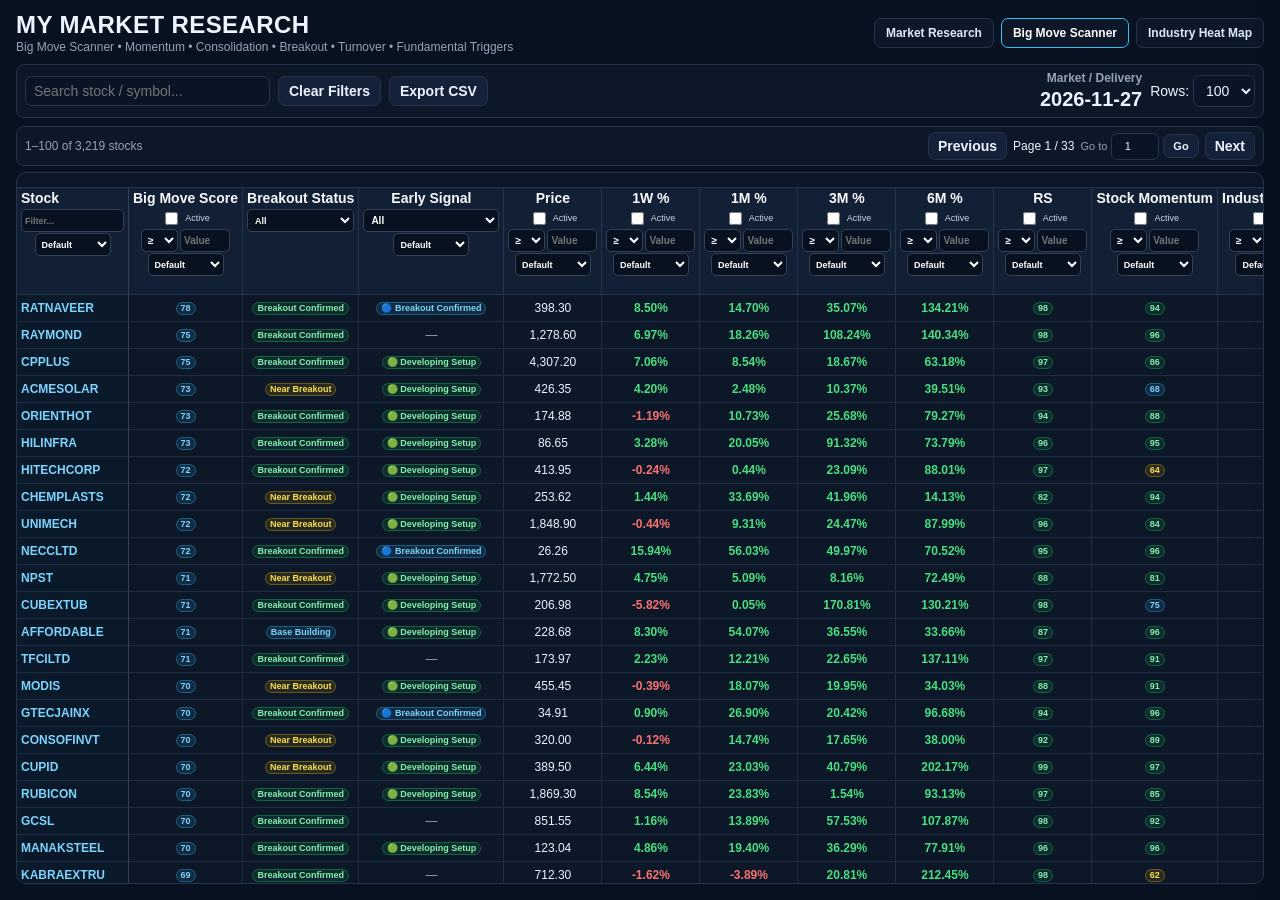
<file: big-move-scanner.html>
<!DOCTYPE html>
<html lang="en">
<head>
  <meta charset="UTF-8" />
  <meta name="viewport" content="width=device-width, initial-scale=1.0" />
  <title>Big Move Scanner | MY MARKET RESEARCH</title>

  <style>
    :root {
      --bg: #07111f;
      --panel: #0c1728;
      --panel-2: #111d30;
      --border: #25344b;
      --text: #eef4ff;
      --muted: #94a3b8;
      --green: #22c55e;
      --yellow: #eab308;
      --orange: #f97316;
      --red: #ef4444;
      --blue: #38bdf8;
    }

    * {
      box-sizing: border-box;
    }

    html {
      scroll-behavior: smooth;
    }

    body {
      margin: 0;
      background: var(--bg);
      color: var(--text);
      font-family: Arial, Helvetica, sans-serif;
      font-size: 14px;
    }

    button,
    input,
    select {
      font: inherit;
    }

    a {
      color: inherit;
      text-decoration: none;
    }

    .page {
      width: 100%;
      min-height: 100vh;
      padding: 16px;
    }

    .topbar {
      display: flex;
      align-items: center;
      justify-content: space-between;
      gap: 18px;
      flex-wrap: wrap;
      margin-bottom: 14px;
    }

    .brand-wrap {
      display: flex;
      flex-direction: column;
      gap: 5px;
    }

    .brand {
      margin: 0;
      font-size: 26px;
      font-weight: 800;
      letter-spacing: 0.4px;
    }

    .subtitle {
      color: var(--muted);
      font-size: 13px;
    }

    .nav {
      display: flex;
      align-items: center;
      gap: 8px;
      flex-wrap: wrap;
    }

    .nav a,
    .nav span {
      padding: 9px 13px;
      border: 1px solid var(--border);
      border-radius: 8px;
      background: var(--panel);
      color: #dbeafe;
      font-weight: 700;
    }

    .nav a.active {
      border-color: var(--blue);
      color: #fff;
    }

    .nav .disabled {
      opacity: 0.45;
      cursor: not-allowed;
    }

    .summary-grid {
      display: grid;
      grid-template-columns: repeat(5, minmax(160px, 1fr));
      gap: 10px;
      margin-bottom: 14px;
    }

    .summary-card {
      background: var(--panel);
      border: 1px solid var(--border);
      border-radius: 10px;
      padding: 12px 14px;
      min-height: 78px;
    }

    .summary-label {
      color: var(--muted);
      font-size: 12px;
      margin-bottom: 8px;
    }

    .summary-value {
      font-size: 24px;
      font-weight: 800;
    }

    .toolbar {
      display: flex;
      align-items: center;
      justify-content: space-between;
      gap: 12px;
      flex-wrap: wrap;
      padding: 11px;
      margin-bottom: 10px;
      background: var(--panel);
      border: 1px solid var(--border);
      border-radius: 10px;
    }

    .toolbar-left,
    .toolbar-right {
      display: flex;
      align-items: center;
      gap: 8px;
      flex-wrap: wrap;
    }

    .search-input,
    .page-size-select {
      background: #091426;
      color: var(--text);
      border: 1px solid var(--border);
      border-radius: 7px;
      padding: 8px 10px;
      outline: none;
    }

    .search-input {
      width: 260px;
    }

    .btn {
      border: 1px solid var(--border);
      background: #132238;
      color: var(--text);
      border-radius: 7px;
      padding: 8px 12px;
      cursor: pointer;
      font-weight: 700;
    }

    .btn:hover {
      background: #1b2d47;
    }

    .market-date {
      color: var(--muted);
      font-weight: 700;
    }

    .table-shell {
      width: 100%;
      background: var(--panel);
      border: 1px solid var(--border);
      border-radius: 10px;
      overflow: hidden;
    }

    .top-scroll {
      width: 100%;
      overflow-x: auto;
      overflow-y: hidden;
      height: 15px;
      border-bottom: 1px solid var(--border);
    }

    .top-scroll-inner {
      height: 1px;
      width: 2400px;
    }

    .table-wrap {
      width: 100%;
      overflow: auto;
      max-height: calc(100vh - 285px);
    }

    table {
      width: 100%;
      min-width: 2400px;
      border-collapse: separate;
      border-spacing: 0;
    }

    thead th {
      position: sticky;
      top: 0;
      z-index: 5;
      background: #122036;
      color: #f8fafc;
      border-right: 1px solid var(--border);
      border-bottom: 1px solid var(--border);
      padding: 9px 8px;
      text-align: left;
      white-space: nowrap;
      vertical-align: top;
    }

    tbody td {
      border-right: 1px solid #1e2d43;
      border-bottom: 1px solid #1e2d43;
      padding: 8px;
      white-space: nowrap;
      vertical-align: middle;
    }

    tbody tr:hover {
      background: #101d30;
    }

    th:last-child,
    td:last-child {
      border-right: none;
    }

    .stock-cell {
      min-width: 155px;
    }

    .stock-link {
      color: #7dd3fc;
      font-weight: 800;
      cursor: pointer;
    }

    .stock-link:hover {
      text-decoration: underline;
    }

    .filter-box {
      margin-top: 7px;
      display: flex;
      flex-direction: column;
      gap: 5px;
      min-width: 115px;
    }

    .filter-line {
      display: flex;
      align-items: center;
      gap: 4px;
    }

    .filter-box input[type="number"],
    .filter-box select {
      width: 72px;
      min-width: 0;
      padding: 4px 5px;
      border-radius: 5px;
      border: 1px solid #334155;
      background: #07111f;
      color: #fff;
    }

    .filter-box select.operator {
      width: 50px;
    }

    .filter-box select.sort-select {
      width: 96px;
    }

    .filter-box label {
      display: flex;
      align-items: center;
      gap: 4px;
      color: #cbd5e1;
      font-size: 11px;
      font-weight: 500;
    }

    .number {
      text-align: right;
      font-variant-numeric: tabular-nums;
    }

    .positive {
      color: #4ade80;
      font-weight: 700;
    }

    .negative {
      color: #f87171;
      font-weight: 700;
    }

    .muted {
      color: var(--muted);
    }

    .badge {
      display: inline-flex;
      align-items: center;
      justify-content: center;
      border-radius: 999px;
      padding: 4px 8px;
      font-size: 11px;
      font-weight: 800;
      line-height: 1;
      border: 1px solid transparent;
    }

    .badge-green {
      color: #86efac;
      background: rgba(34, 197, 94, 0.12);
      border-color: rgba(34, 197, 94, 0.35);
    }

    .badge-yellow {
      color: #fde047;
      background: rgba(234, 179, 8, 0.12);
      border-color: rgba(234, 179, 8, 0.35);
    }

    .badge-orange {
      color: #fdba74;
      background: rgba(249, 115, 22, 0.12);
      border-color: rgba(249, 115, 22, 0.35);
    }

    .badge-red {
      color: #fca5a5;
      background: rgba(239, 68, 68, 0.12);
      border-color: rgba(239, 68, 68, 0.35);
    }

    .badge-blue {
      color: #7dd3fc;
      background: rgba(56, 189, 248, 0.12);
      border-color: rgba(56, 189, 248, 0.35);
    }

    .free-float-green {
      display: inline-flex;
      align-items: center;
      justify-content: center;
      min-width: 74px;
      padding: 5px 8px;
      border-radius: 7px;
      color: #bbf7d0;
      background: rgba(34, 197, 94, 0.14);
      border: 1px solid rgba(34, 197, 94, 0.45);
      font-weight: 800;
    }

    .missing {
      max-width: 260px;
      white-space: normal;
      line-height: 1.3;
      color: #fca5a5;
    }

    .trigger-cell {
      max-width: 230px;
      white-space: normal;
      line-height: 1.3;
    }

    .pagination {
      display: flex;
      align-items: center;
      justify-content: space-between;
      gap: 12px;
      flex-wrap: wrap;
      padding: 11px;
      border-top: 1px solid var(--border);
    }

    .pagination-controls {
      display: flex;
      align-items: center;
      gap: 7px;
    }

    .pagination-info {
      color: var(--muted);
    }

    .drawer-backdrop {
      position: fixed;
      inset: 0;
      z-index: 50;
      background: rgba(0, 0, 0, 0.58);
      display: none;
    }

    .drawer-backdrop.open {
      display: block;
    }

    .drawer {
      position: fixed;
      top: 0;
      right: -620px;
      z-index: 60;
      width: min(600px, 94vw);
      height: 100vh;
      overflow-y: auto;
      background: #091426;
      border-left: 1px solid var(--border);
      box-shadow: -10px 0 30px rgba(0, 0, 0, 0.35);
      transition: right 0.2s ease;
    }

    .drawer.open {
      right: 0;
    }

    .drawer-header {
      position: sticky;
      top: 0;
      z-index: 2;
      display: flex;
      justify-content: space-between;
      align-items: center;
      gap: 10px;
      padding: 16px;
      background: #0d1a2c;
      border-bottom: 1px solid var(--border);
    }

    .drawer-title {
      font-size: 21px;
      font-weight: 800;
    }

    .drawer-close {
      border: 1px solid var(--border);
      background: #17263d;
      color: white;
      width: 34px;
      height: 34px;
      border-radius: 7px;
      cursor: pointer;
      font-size: 20px;
    }

    .drawer-body {
      padding: 16px;
    }

    .detail-section {
      margin-bottom: 18px;
      padding: 14px;
      border: 1px solid var(--border);
      border-radius: 9px;
      background: var(--panel);
    }

    .detail-section h3 {
      margin: 0 0 12px;
      font-size: 15px;
    }

    .detail-grid {
      display: grid;
      grid-template-columns: repeat(2, minmax(0, 1fr));
      gap: 9px;
    }

    .detail-item {
      background: #091426;
      border: 1px solid #22334a;
      border-radius: 7px;
      padding: 9px;
    }

    .detail-label {
      color: var(--muted);
      font-size: 11px;
      margin-bottom: 5px;
    }

    .detail-value {
      font-weight: 800;
      overflow-wrap: anywhere;
    }

    .loading-row td,
    .empty-row td {
      text-align: center;
      padding: 30px 10px;
      color: var(--muted);
    }

    @media (max-width: 1000px) {
      .summary-grid {
        grid-template-columns: repeat(2, minmax(150px, 1fr));
      }

      .table-wrap {
        max-height: calc(100vh - 350px);
      }
    }

    @media (max-width: 600px) {
      .page {
        padding: 10px;
      }

      .summary-grid {
        grid-template-columns: 1fr;
      }

      .search-input {
        width: 100%;
      }

      .detail-grid {
        grid-template-columns: 1fr;
      }
    }
    /* =========================================================
   COMPACT / CUT-TO-CUT BIG MOVE SCANNER COLUMNS
   ========================================================= */

table {
  width: max-content;
  min-width: 100%;
  table-layout: auto;
}

.top-scroll-inner {
  width: 100%;
}

thead th {
  padding: 6px 5px;
  width: 1%;
  min-width: 0;
  max-width: none;
}

tbody td {
  padding: 6px 5px;
  width: 1%;
  min-width: 0;
}

/* Stock */
th:nth-child(1),
td:nth-child(1) {
  min-width: 105px;
  width: 105px;
}

/* Big Move Score */
th:nth-child(2),
td:nth-child(2) {
  min-width: 92px;
  width: 92px;
}

/* Setup Status */
th:nth-child(3),
td:nth-child(3) {
  min-width: 90px;
  width: 90px;
}

/* Price */
th:nth-child(4),
td:nth-child(4) {
  min-width: 68px;
  width: 68px;
}

/* 1W, 1M, 3M, 6M */
th:nth-child(5),
td:nth-child(5),
th:nth-child(6),
td:nth-child(6),
th:nth-child(7),
td:nth-child(7),
th:nth-child(8),
td:nth-child(8) {
  min-width: 68px;
  width: 68px;
}

/* RS */
th:nth-child(9),
td:nth-child(9) {
  min-width: 60px;
  width: 60px;
}

/* Stock Momentum */
th:nth-child(10),
td:nth-child(10) {
  min-width: 92px;
  width: 92px;
}

/* Industry Rating */
th:nth-child(11),
td:nth-child(11) {
  min-width: 88px;
  width: 88px;
}

/* Free Float */
th:nth-child(12),
td:nth-child(12) {
  min-width: 100px;
  width: 100px;
}

/* Prior Move */
th:nth-child(13),
td:nth-child(13) {
  min-width: 85px;
  width: 85px;
}

/* Retracement */
th:nth-child(14),
td:nth-child(14) {
  min-width: 85px;
  width: 85px;
}

/* Consolidation Days */
th:nth-child(15),
td:nth-child(15) {
  min-width: 95px;
  width: 95px;
}

/* Volume Contraction */
th:nth-child(16),
td:nth-child(16) {
  min-width: 105px;
  width: 105px;
}

/* Volatility Contraction */
th:nth-child(17),
td:nth-child(17) {
  min-width: 110px;
  width: 110px;
}

/* Breakout */
th:nth-child(18),
td:nth-child(18) {
  min-width: 100px;
  width: 100px;
}

/* Turnover Expansion */
th:nth-child(19),
td:nth-child(19) {
  min-width: 100px;
  width: 100px;
}

/* Fundamental Trigger */
th:nth-child(20),
td:nth-child(20) {
  min-width: 130px;
  width: 130px;
}

/* Key Trigger */
th:nth-child(21),
td:nth-child(21) {
  min-width: 125px;
  width: 125px;
}

/* Filter ko bhi compact rakho */
.filter-box {
  min-width: 0;
  width: 100%;
  gap: 3px;
}

.filter-box input[type="number"] {
  width: 55px;
  padding: 3px 3px;
}

.filter-box select.operator {
  width: 40px;
  padding: 3px 2px;
}

.filter-box select.sort-select {
  width: 82px;
  padding: 3px 2px;
  font-size: 10px;
}

.filter-box label {
  font-size: 10px;
}

/* Long text wrap */
.trigger-cell,
.missing {
  white-space: normal;
  line-height: 1.2;
}

/* Smaller badges */
.badge {
  padding: 3px 6px;
  font-size: 10px;
}

.free-float-green {
  min-width: 0;
  padding: 4px 5px;
}
  
/* =========================================================
   FINAL PAGE-2 LAYOUT
   Compact Page-1 style top + frozen Stock + squeezed columns
   ========================================================= */

.page {
  padding: 12px 16px !important;
}

.topbar {
  display: grid !important;
  grid-template-columns: minmax(0, 1fr) auto !important;
  align-items: center !important;
  gap: 10px 16px !important;
  margin-bottom: 10px !important;
}

.brand-wrap {
  gap: 3px !important;
}

.brand {
  font-size: 24px !important;
  line-height: 1.05 !important;
}

.subtitle {
  font-size: 12px !important;
}

.nav {
  gap: 7px !important;
}

.nav a,
.nav span {
  padding: 7px 11px !important;
  border-radius: 7px !important;
  font-size: 12px !important;
}

.toolbar {
  padding: 7px 8px !important;
  margin-bottom: 8px !important;
  border-radius: 8px !important;
  gap: 8px !important;
}

.search-input,
.page-size-select {
  padding: 6px 8px !important;
}

.search-input {
  width: 245px !important;
}

.btn {
  padding: 6px 10px !important;
}

.market-date {
  font-size: 12px !important;
}

/* More vertical room because summary cards are removed */
.table-wrap {
  max-height: calc(100vh - 190px) !important;
}

/* Use only required horizontal width */
#scannerTable {
  width: max-content !important;
  min-width: 100% !important;
  table-layout: auto !important;
  border-collapse: separate !important;
  border-spacing: 0 !important;
}

/* Compact header/body */
#scannerTable thead th {
  padding: 5px 4px !important;
  text-align: center !important;
  vertical-align: top !important;
  white-space: nowrap !important;
}

#scannerTable tbody tr {
  height: 42px !important;
}

#scannerTable tbody td {
  height: 42px !important;
  min-height: 42px !important;
  padding: 4px 5px !important;
  line-height: 1.12 !important;
  vertical-align: middle !important;
  text-align: center !important;
  white-space: nowrap !important;
  font-variant-numeric: tabular-nums;
}

/* All numeric cells centered */
#scannerTable .number {
  text-align: center !important;
}

/* Freeze Stock column */
#scannerTable th:first-child,
#scannerTable td:first-child {
  position: sticky !important;
  left: 0 !important;
  min-width: 112px !important;
  width: 112px !important;
  max-width: 112px !important;
  text-align: left !important;
  background: #0b1a2b !important;
  border-right: 1px solid #334155 !important;
}

#scannerTable thead th:first-child {
  z-index: 30 !important;
  background: #122036 !important;
}

#scannerTable tbody td:first-child {
  z-index: 12 !important;
}

#scannerTable tbody tr:hover td:first-child {
  background: #101d30 !important;
}

/* Squeezed widths: 21 visible columns */
#scannerTable th:nth-child(2), #scannerTable td:nth-child(2)   { min-width: 88px !important; width: 88px !important; }
#scannerTable th:nth-child(3), #scannerTable td:nth-child(3)   { min-width: 86px !important; width: 86px !important; }
#scannerTable th:nth-child(4), #scannerTable td:nth-child(4)   { min-width: 66px !important; width: 66px !important; }
#scannerTable th:nth-child(5), #scannerTable td:nth-child(5),
#scannerTable th:nth-child(6), #scannerTable td:nth-child(6),
#scannerTable th:nth-child(7), #scannerTable td:nth-child(7),
#scannerTable th:nth-child(8), #scannerTable td:nth-child(8)   { min-width: 66px !important; width: 66px !important; }
#scannerTable th:nth-child(9), #scannerTable td:nth-child(9)   { min-width: 58px !important; width: 58px !important; }
#scannerTable th:nth-child(10), #scannerTable td:nth-child(10) { min-width: 90px !important; width: 90px !important; }
#scannerTable th:nth-child(11), #scannerTable td:nth-child(11) { min-width: 86px !important; width: 86px !important; }
#scannerTable th:nth-child(12), #scannerTable td:nth-child(12) { min-width: 96px !important; width: 96px !important; }
#scannerTable th:nth-child(13), #scannerTable td:nth-child(13) { min-width: 82px !important; width: 82px !important; }
#scannerTable th:nth-child(14), #scannerTable td:nth-child(14) { min-width: 82px !important; width: 82px !important; }
#scannerTable th:nth-child(15), #scannerTable td:nth-child(15) { min-width: 92px !important; width: 92px !important; }
#scannerTable th:nth-child(16), #scannerTable td:nth-child(16) { min-width: 100px !important; width: 100px !important; }
#scannerTable th:nth-child(17), #scannerTable td:nth-child(17) { min-width: 104px !important; width: 104px !important; }
#scannerTable th:nth-child(18), #scannerTable td:nth-child(18) { min-width: 96px !important; width: 96px !important; }
#scannerTable th:nth-child(19), #scannerTable td:nth-child(19) { min-width: 98px !important; width: 98px !important; }
#scannerTable th:nth-child(20), #scannerTable td:nth-child(20) { min-width: 118px !important; width: 118px !important; }
#scannerTable th:nth-child(21), #scannerTable td:nth-child(21) {
  min-width: 150px !important;
  width: 150px !important;
  max-width: 150px !important;
}

/* Trigger text may wrap without making all other columns wide */
#scannerTable td:nth-child(20),
#scannerTable td:nth-child(21) {
  white-space: normal !important;
  line-height: 1.15 !important;
}

/* Compact filters */
#scannerTable .filter-box {
  min-width: 0 !important;
  width: 100% !important;
  gap: 2px !important;
  margin-top: 4px !important;
}

#scannerTable .filter-line {
  justify-content: center !important;
  gap: 2px !important;
}

#scannerTable .filter-box label {
  justify-content: center !important;
  font-size: 9px !important;
}

#scannerTable .filter-box input[type="number"] {
  width: 50px !important;
  padding: 2px 3px !important;
  font-size: 10px !important;
}

#scannerTable .filter-box select.operator {
  width: 37px !important;
  padding: 2px !important;
  font-size: 10px !important;
}

#scannerTable .filter-box select.sort-select {
  width: 76px !important;
  padding: 2px !important;
  font-size: 9px !important;
  margin: 0 auto !important;
}

/* Center badges/content except Stock */
#scannerTable tbody td:not(:first-child) > * {
  margin-left: auto !important;
  margin-right: auto !important;
}

#scannerTable tbody td:first-child > * {
  margin-left: 0 !important;
  margin-right: 0 !important;
}

/* Smaller badges */
#scannerTable .badge {
  padding: 3px 5px !important;
  font-size: 9px !important;
}

#scannerTable .free-float-green {
  min-width: 0 !important;
  padding: 3px 5px !important;
}

/* Top scrollbar exactly follows table width */
.top-scroll-inner {
  width: 100%;
}

@media (max-width: 900px) {
  .topbar {
    grid-template-columns: 1fr !important;
  }

  .table-wrap {
    max-height: calc(100vh - 235px) !important;
  }
}

  
/* =========================================================
   FINAL DENSE ROWS + TOP PAGINATION + GO TO PAGE
   ========================================================= */

.pagination {
  padding: 5px 8px !important;
  margin-bottom: 6px !important;
  border: 1px solid var(--border) !important;
  border-radius: 8px !important;
  background: var(--panel) !important;
  min-height: 38px !important;
}

.pagination-controls {
  gap: 6px !important;
}

.pagination .btn {
  padding: 5px 9px !important;
}

.pagination-info,
#pageNumberLabel {
  font-size: 12px !important;
  white-space: nowrap !important;
}

.goto-page {
  display: inline-flex !important;
  align-items: center !important;
  gap: 4px !important;
  color: var(--muted) !important;
  font-size: 11px !important;
  white-space: nowrap !important;
}

#goToPageInput {
  width: 48px !important;
  height: 27px !important;
  padding: 3px 5px !important;
  border: 1px solid var(--border) !important;
  border-radius: 6px !important;
  background: #091426 !important;
  color: var(--text) !important;
  text-align: center !important;
  outline: none !important;
}

.goto-btn {
  min-width: 34px !important;
}

/* Smaller header/filter area */
#scannerTable thead th {
  padding-top: 3px !important;
  padding-bottom: 3px !important;
  line-height: 1.05 !important;
}

#scannerTable .filter-box {
  margin-top: 3px !important;
  gap: 1px !important;
}

#scannerTable .filter-box label {
  line-height: 1 !important;
}

#scannerTable .filter-box input[type="number"],
#scannerTable .filter-box select.operator,
#scannerTable .filter-box select.sort-select {
  height: 23px !important;
}

/* Dense body: roughly twice as many stocks visible */
#scannerTable tbody tr {
  height: 30px !important;
}

#scannerTable tbody td {
  height: 30px !important;
  min-height: 30px !important;
  padding-top: 2px !important;
  padding-bottom: 2px !important;
  line-height: 1.05 !important;
}

#scannerTable .badge {
  padding: 2px 5px !important;
  line-height: 1 !important;
}

#scannerTable .free-float-green {
  padding: 2px 5px !important;
}

/* Pagination is now above table, so table gets more viewport height */
.table-wrap {
  max-height: calc(100vh - 205px) !important;
}

@media (max-width: 900px) {
  .pagination {
    gap: 5px !important;
  }

  .pagination-controls {
    flex-wrap: wrap !important;
  }

  .table-wrap {
    max-height: calc(100vh - 250px) !important;
  }
}

  
/* =========================================================
   ULTRA-COMPACT BODY ROWS
   Force ~10 visible stock rows on desktop
   ========================================================= */

#scannerTable tbody tr:not(.loading-row):not(.empty-row) {
  height: 27px !important;
  min-height: 27px !important;
  max-height: 27px !important;
}

#scannerTable tbody tr:not(.loading-row):not(.empty-row) > td {
  height: 27px !important;
  min-height: 0 !important;
  max-height: 27px !important;
  padding: 0 4px !important;
  line-height: 1 !important;
  font-size: 12px !important;
  vertical-align: middle !important;
  overflow: hidden !important;
}

#scannerTable tbody tr:not(.loading-row):not(.empty-row) > td > * {
  margin-top: 0 !important;
  margin-bottom: 0 !important;
}

#scannerTable tbody .stock-link {
  line-height: 1 !important;
  font-size: 12px !important;
}

#scannerTable tbody .badge {
  padding: 1px 4px !important;
  min-height: 0 !important;
  height: auto !important;
  font-size: 9px !important;
  line-height: 1 !important;
}

#scannerTable tbody .free-float-green {
  padding: 1px 4px !important;
  min-height: 0 !important;
  height: auto !important;
  line-height: 1 !important;
}

/* Do not reserve excessive blank space below visible rows */
.table-wrap {
  height: auto !important;
  min-height: 0 !important;
  max-height: calc(100vh - 205px) !important;
}

/* Keep the two trigger text columns compact too */
#scannerTable tbody td:nth-child(20),
#scannerTable tbody td:nth-child(21) {
  white-space: nowrap !important;
  text-overflow: ellipsis !important;
}

  
/* FUNDAMENTAL TRIGGER — COMPACT SYMBOL COLUMN */
#scannerTable th:nth-child(20),
#scannerTable td:nth-child(20) {
  min-width: 76px !important;
  width: 76px !important;
  max-width: 76px !important;
  text-align: center !important;
  white-space: nowrap !important;
}
.fund-trigger-symbol {
  display: inline-flex !important;
  align-items: center !important;
  justify-content: center !important;
  width: 20px !important;
  height: 20px !important;
  border-radius: 50% !important;
  font-size: 14px !important;
  font-weight: 900 !important;
  line-height: 1 !important;
}
.fund-trigger-yes { color: #22c55e !important; background: rgba(34,197,94,.10) !important; }
.fund-trigger-no { color: #ef4444 !important; background: rgba(239,68,68,.10) !important; }
.fund-trigger-na { color: #94a3b8 !important; background: rgba(148,163,184,.08) !important; }


/* VOLUME + VOLATILITY CONTRACTION — COMPACT SYMBOL COLUMNS */
#scannerTable th:nth-child(16),
#scannerTable td:nth-child(16),
#scannerTable th:nth-child(17),
#scannerTable td:nth-child(17) {
  min-width: 94px !important;
  width: 94px !important;
  max-width: 94px !important;
  text-align: center !important;
  white-space: normal !important;
}


/* FINAL ALL-COLUMN FILTERS + 20-COLUMN LAYOUT */
#scannerTable .text-filter,#scannerTable .select-filter{width:100%;height:23px;padding:2px 3px;border:1px solid #334155;border-radius:5px;background:#07111f;color:#fff;font-size:9px}
#scannerTable .text-sort{width:76px;height:23px;padding:2px;border:1px solid #334155;border-radius:5px;background:#07111f;color:#fff;font-size:9px;margin:0 auto}
#scannerTable th:nth-child(3),#scannerTable td:nth-child(3){min-width:105px!important;width:105px!important}
#scannerTable th:nth-child(18),#scannerTable td:nth-child(18){min-width:98px!important;width:98px!important}
#scannerTable th:nth-child(19),#scannerTable td:nth-child(19){min-width:76px!important;width:76px!important;max-width:76px!important}
#scannerTable th:nth-child(20),#scannerTable td:nth-child(20){min-width:150px!important;width:150px!important;max-width:150px!important}

/* FINAL 19-COLUMN LAYOUT: Fund. Trigger removed; Key Trigger is column 19 */
#scannerTable th:nth-child(19),#scannerTable td:nth-child(19){min-width:150px!important;width:150px!important;max-width:150px!important}
#scannerTable tbody td:nth-child(19){white-space:nowrap!important;text-overflow:ellipsis!important}

/* Page-1 style Market / Delivery date — only visual date change */
.market-date{display:inline-flex!important;flex-direction:column!important;align-items:flex-end!important;line-height:1.1!important;color:var(--muted)!important}
.market-date .market-date-title{font-size:12px!important;font-weight:700!important}
.market-date .market-date-value{margin-top:3px!important;font-size:20px!important;font-weight:800!important;color:var(--text)!important}
</style>
</head>

<body>
  <div class="page">

    <div class="topbar">
      <div class="brand-wrap">
        <h1 class="brand">MY MARKET RESEARCH</h1>
        <div class="subtitle">
          Big Move Scanner • Momentum • Consolidation • Breakout • Turnover • Fundamental Triggers
        </div>
      </div>

      <nav class="nav">
        <a href="index.html">Market Research</a>
        <a href="big-move-scanner.html" class="active">Big Move Scanner</a>
        <a href="industry-heatmap.html">Industry Heat Map</a>
      </nav>
    </div>
    <section class="toolbar">
      <div class="toolbar-left">
        <input
          id="searchInput"
          class="search-input"
          type="search"
          placeholder="Search stock / symbol..."
        />

        <button class="btn" id="clearFiltersBtn" type="button">
          Clear Filters
        </button>

        <button class="btn" id="exportCsvBtn" type="button">
          Export CSV
        </button>
      </div>

      <div class="toolbar-right">
        <span class="market-date" id="marketDateLabel">
          <span class="market-date-title">Market / Delivery</span>
          <span class="market-date-value">—</span>
        </span>

        <label>
          Rows:
          <select id="pageSizeSelect" class="page-size-select">
            <option value="50">50</option>
            <option value="100" selected>100</option>
            <option value="200">200</option>
          </select>
        </label>
      </div>
    </section>



      <div class="pagination">
        <div class="pagination-info" id="paginationInfo">
          —
        </div>

        <div class="pagination-controls">
          <button class="btn" id="prevPageBtn" type="button">
            Previous
          </button>

          <span id="pageNumberLabel">Page 1</span>

          <div class="goto-page">
            <span>Go to</span>
            <input
              id="goToPageInput"
              type="number"
              min="1"
              step="1"
              inputmode="numeric"
              aria-label="Go to page number"
            />
            <button class="btn goto-btn" id="goToPageBtn" type="button">
              Go
            </button>
          </div>

          <button class="btn" id="nextPageBtn" type="button">
            Next
          </button>
        </div>
      </div>

    <section class="table-shell">
      <div class="top-scroll" id="topScroll">
        <div class="top-scroll-inner" id="topScrollInner"></div>
      </div>

      <div class="table-wrap" id="tableWrap">
        <table id="scannerTable">
          <thead>
            <tr id="tableHeadRow"></tr>
          </thead>

          <tbody id="tableBody">
            <tr class="loading-row">
              <td colspan="19">Loading Big Move Scanner...</td>
            </tr>
          </tbody>
        </table>
      </div>
    </section>
  </div>

  <div class="drawer-backdrop" id="drawerBackdrop"></div>

  <aside class="drawer" id="detailDrawer">
    <div class="drawer-header">
      <div>
        <div class="drawer-title" id="drawerTitle">Stock Details</div>
        <div class="muted" id="drawerSubtitle"></div>
      </div>

      <button
        class="drawer-close"
        id="drawerCloseBtn"
        type="button"
        aria-label="Close"
      >
        ×
      </button>
    </div>

    <div class="drawer-body" id="drawerBody"></div>
  </aside>

  <script>
    "use strict";

    const DATA_URL = "data/big_move_scanner.json";

    let allRows = [];
    let filteredRows = [];
    let currentPage = 1;
    let pageSize = 100;
    let marketDate = "";

    const filterState = {};
        const columns = [
      { field: "symbol", label: "Stock", type: "text", filterable: true },
      { field: "bigMoveScore", label: "Big Move Score", type: "number", filterable: true },
      { field: "breakoutStatus", label: "Breakout Status", type: "select", filterable: true, options: ["Breakout Confirmed", "Near Breakout", "Below Trigger", "Pending"] },
      { field: "price", label: "Price", type: "number", filterable: true },
      { field: "return1W", label: "1W %", type: "number", filterable: true },
      { field: "return1M", label: "1M %", type: "number", filterable: true },
      { field: "return3M", label: "3M %", type: "number", filterable: true },
      { field: "return6M", label: "6M %", type: "number", filterable: true },
      { field: "rsRating", label: "RS", type: "number", filterable: true },
      { field: "stockMomentumRating", label: "Stock Momentum", type: "number", filterable: true },
      { field: "industryRating", label: "Industry Rating", type: "number", filterable: true },
      { field: "freeFloatCr", label: "Free Float ₹ Cr", type: "number", filterable: true },
      { field: "priorMovePct", label: "Prior Move %", type: "number", filterable: true },
      { field: "retracementPct", label: "Retracement %", type: "number", filterable: true },
      { field: "consolidationDays", label: "Consolidation Days", type: "number", filterable: true },
      { field: "volumeContraction", label: "Volume Contraction", type: "boolean", filterable: true },
      { field: "volatilityContraction", label: "Volatility Contraction", type: "boolean", filterable: true },
      { field: "turnoverExpansion", label: "Turnover Expansion", type: "number", filterable: true },
      { field: "keyTrigger", label: "Key Trigger", type: "keyTrigger", filterable: true }
    ];

    const $ = (id) => document.getElementById(id);

    function firstDefined(...values) {
      for (const value of values) {
        if (value !== undefined && value !== null && value !== "") {
          return value;
        }
      }
      return null;
    }

    function toNumber(value) {
      if (value === null || value === undefined || value === "") {
        return null;
      }

      if (typeof value === "number") {
        return Number.isFinite(value) ? value : null;
      }

      const cleaned = String(value)
        .replace(/,/g, "")
        .replace(/₹/g, "")
        .replace(/%/g, "")
        .replace(/x$/i, "")
        .trim();

      if (!cleaned) {
        return null;
      }

      const parsed = Number(cleaned);
      return Number.isFinite(parsed) ? parsed : null;
    }

    function roundNumber(value, decimals = 2) {
      const n = toNumber(value);

      if (n === null) {
        return null;
      }

      const factor = 10 ** decimals;
      return Math.round((n + Number.EPSILON) * factor) / factor;
    }

    function formatNumber(value, decimals = 2) {
      const n = toNumber(value);

      if (n === null) {
        return "—";
      }

      return n.toLocaleString("en-IN", {
        minimumFractionDigits: decimals,
        maximumFractionDigits: decimals
      });
    }

    function formatInteger(value) {
      const n = toNumber(value);

      if (n === null) {
        return "—";
      }

      return Math.round(n).toLocaleString("en-IN");
    }

    function formatPct(value) {
      const n = toNumber(value);

      if (n === null) {
        return "—";
      }

      return `${n.toFixed(2)}%`;
    }

    function formatX(value) {
      const n = toNumber(value);

      if (n === null) {
        return "—";
      }

      return `${n.toFixed(2)}x`;
    }

    function escapeHtml(value) {
      if (value === null || value === undefined) {
        return "";
      }

      return String(value)
        .replace(/&/g, "&amp;")
        .replace(/</g, "&lt;")
        .replace(/>/g, "&gt;")
        .replace(/"/g, "&quot;")
        .replace(/'/g, "&#039;");
    }

    function normalizeText(value) {
      if (value === null || value === undefined) {
        return "";
      }

      if (Array.isArray(value)) {
        return value
          .filter(Boolean)
          .map((item) => String(item).trim())
          .filter(Boolean)
          .join(", ");
      }

      if (typeof value === "object") {
        try {
          return JSON.stringify(value);
        } catch (error) {
          return String(value);
        }
      }

      return String(value).trim();
    }

    function isTruthyFlag(value) {
      if (value === true || value === 1) {
        return true;
      }

      const text = String(value ?? "")
        .trim()
        .toLowerCase();

      return [
        "yes",
        "true",
        "1",
        "pass",
        "passed",
        "strong",
        "contracting",
        "contraction"
      ].includes(text);
    }

    function getSymbol(row) {
      return normalizeText(
        firstDefined(
          row.symbol,
          row.stock,
          row.ticker,
          row.Symbol,
          row.SYMBOL
        )
      );
    }

    function getCompanyName(row) {
      return normalizeText(
        firstDefined(
          row.companyName,
          row.company,
          row.name,
          row.company_name,
          row.NAME_OF_COMPANY
        )
      );
    }

    function getPrice(row) {
      return toNumber(
        firstDefined(
          row.price,
          row.close,
          row.lastPrice,
          row.last_price,
          row.ltp
        )
      );
    }

    function getFreeFloatShares(row) {
      return toNumber(
        firstDefined(
          row.freeFloatShares,
          row.free_float_shares,
          row.tradablePublicShares,
          row.tradable_public_shares
        )
      );
    }

    function getFreeFloatCr(row) {
      const direct = toNumber(
        firstDefined(
          row.freeFloatCr,
          row.freeFloatMcapCr,
          row.freeFloatMarketCapCr,
          row.free_float_cr,
          row.free_float_mcap_cr
        )
      );

      if (direct !== null) {
        return direct;
      }

      const shares = getFreeFloatShares(row);
      const price = getPrice(row);

      if (shares === null || price === null) {
        return null;
      }

      return (shares * price) / 10000000;
    }

    function getBigMoveScore(row) {
      return toNumber(
        firstDefined(
          row.bigMoveScore,
          row.big_move_score,
          row.score,
          row.bigMoveTechnicalScore
        )
      );
    }

    function getSetupStatus(row) {
      return normalizeText(
        firstDefined(
          row.setup_status,
          row.status
        )
      );
    }

    function getReturn1W(row) {
      return toNumber(
        firstDefined(
          row.return1W,
          row.return_1w,
          row.ret1W,
          row.ret_1w
        )
      );
    }

    function getReturn1M(row) {
      return toNumber(
        firstDefined(
          row.return1M,
          row.return_1m,
          row.ret1M,
          row.ret_1m
        )
      );
    }

    function getReturn3M(row) {
      return toNumber(
        firstDefined(
          row.return3M,
          row.return_3m,
          row.ret3M,
          row.ret_3m
        )
      );
    }

    function getReturn6M(row) {
      return toNumber(
        firstDefined(
          row.return6M,
          row.return_6m,
          row.ret6M,
          row.ret_6m
        )
      );
    }

    function getRSRating(row) {
      return toNumber(
        firstDefined(
          row.rsRating,
          row.rs_rating,
          row.relativeStrengthRating
        )
      );
    }

    function getStockMomentumRating(row) {
      return toNumber(
        firstDefined(
          row.stockMomentumRating,
          row.stockMomentum,
          row.stock_momentum_rating,
          row.stockMomentumScore
        )
      );
    }

    function getIndustryRating(row) {
      return toNumber(
        firstDefined(
          row.industryRating,
          row.industry_rating,
          row.industryScore
        )
      );
    }

    function getPriorMovePct(row) {
      return toNumber(
        firstDefined(
          row.priorMovePct,
          row.prior_move_pct,
          row.priorMove,
          row.prior_move
        )
      );
    }

    function getRetracementPct(row) {
      return toNumber(
        firstDefined(
          row.retracementPct,
          row.retracement_pct,
          row.retracement
        )
      );
    }

    function getConsolidationDays(row) {
      return toNumber(
        firstDefined(
          row.consolidationDays,
          row.consolidation_days,
          row.baseDays,
          row.base_days
        )
      );
    }

    function getVolumeContraction(row) {
      return firstDefined(
        row.volumeContraction,
        row.volume_contraction,
        row.volumeDryUp,
        row.volume_dry_up
      );
    }

    function getVolatilityContraction(row) {
      return firstDefined(
        row.volatilityContraction,
        row.volatility_contraction,
        row.volatilityDryUp,
        row.volatility_dry_up
      );
    }

    function getBreakoutStatus(row) {
      return normalizeText(
        firstDefined(
          row.breakoutStatus,
          row.breakout_status,
          row.breakout,
          row.breakoutSignal
        )
      );
    }

    function getTurnoverExpansion(row) {
      return toNumber(
        firstDefined(
          row.turnoverExpansion,
          row.turnover_expansion,
          row.turnoverTimes,
          row.turnover_times
        )
      );
    }

    function getFundamentalTrigger(row) {
      return normalizeText(
        firstDefined(
          row.fundamentalTrigger,
          row.fundamental_trigger,
          row.fundamentalTriggers,
          row.fundamental_triggers
        )
      );
    }

    function getKeyTrigger(row) {
      return normalizeText(
        firstDefined(
          row.keyTrigger,
          row.key_trigger,
          row.trigger,
          row.mainTrigger
        )
      );
    }

    function getMissingConditions(row) {
      return normalizeText(
        firstDefined(
          row.missingConditions,
          row.missing_conditions,
          row.missing,
          row.missingCriteria
        )
      );
    }

    function enrichRow(row, index) {
      return {
        ...row,

        __index: index,

        symbol: getSymbol(row),
        companyName: getCompanyName(row),

        bigMoveScore: getBigMoveScore(row),

        price: getPrice(row),

        return1W: getReturn1W(row),
        return1M: getReturn1M(row),
        return3M: getReturn3M(row),
        return6M: getReturn6M(row),

        rsRating: getRSRating(row),
        stockMomentumRating: getStockMomentumRating(row),
        industryRating: getIndustryRating(row),

        freeFloatCr: getFreeFloatCr(row),

        priorMovePct: getPriorMovePct(row),
        retracementPct: getRetracementPct(row),
        consolidationDays: getConsolidationDays(row),

        volumeContraction: getVolumeContraction(row),
        volatilityContraction: getVolatilityContraction(row),

        breakoutStatus: getBreakoutStatus(row),
        turnoverExpansion: getTurnoverExpansion(row),

        fundamentalTrigger: getFundamentalTrigger(row),
        keyTrigger: getKeyTrigger(row),
        triggerHistory: Array.isArray(row.triggerHistory) ? row.triggerHistory : []
      };
    }

    function getRowsFromPayload(payload) {
      if (Array.isArray(payload)) {
        return payload;
      }

      const possibleArrays = [
        payload?.rows,
        payload?.stocks,
        payload?.data,
        payload?.scanner,
        payload?.results,
        payload?.items
      ];

      for (const item of possibleArrays) {
        if (Array.isArray(item)) {
          return item;
        }
      }

      return [];
    }

    function getMarketDateFromPayload(payload) {
      if (!payload || Array.isArray(payload)) {
        return "";
      }

      return normalizeText(
        firstDefined(
          payload.marketDate,
          payload.market_date,
          payload.date,
          payload.asOfDate,
          payload.as_of_date
        )
      );
    }

    function makeFilterState() {
      for (const column of columns) filterState[column.field] = { active: false, operator: ">=", value: "", sort: "" };
    }

    function buildTableHeader() {
      const headRow = $("tableHeadRow");
      headRow.innerHTML = columns.map((column) => {
        let control = "";
        if (column.type === "number") {
          control = `<label><input type="checkbox" class="filter-active" data-field="${escapeHtml(column.field)}" />Active</label><div class="filter-line"><select class="operator" data-field="${escapeHtml(column.field)}"><option value=">=">≥</option><option value="<=">≤</option></select><input type="number" step="any" class="filter-value" data-field="${escapeHtml(column.field)}" placeholder="Value" /></div>`;
        } else if (column.type === "boolean") {
          control = `<select class="select-filter" data-field="${escapeHtml(column.field)}"><option value="">All</option><option value="true">✓ Yes</option><option value="false">✕ No</option></select>`;
        } else if (column.type === "select") {
          control = `<select class="select-filter" data-field="${escapeHtml(column.field)}"><option value="">All</option>${(column.options || []).map(v => `<option value="${escapeHtml(v)}">${escapeHtml(v)}</option>`).join("")}</select>`;
        } else if (column.type === "keyTrigger") {
          control = `<select class="select-filter key-trigger-filter" data-field="${escapeHtml(column.field)}"><option value="">All</option></select>`;
        } else {
          control = `<input type="text" class="text-filter" data-field="${escapeHtml(column.field)}" placeholder="Filter..." />`;
        }
        const noSort = column.field === "breakoutStatus" || column.field === "keyTrigger";
        const sortControl = noSort ? "" : `<select class="sort-select text-sort" data-field="${escapeHtml(column.field)}"><option value="">Default</option><option value="desc">Descending</option><option value="asc">Ascending</option></select>`;
        return `<th data-field="${escapeHtml(column.field)}"><div>${escapeHtml(column.label)}</div><div class="filter-box">${control}${sortControl}</div></th>`;
      }).join("");
      bindHeaderFilterEvents();
    }

    function bindHeaderFilterEvents() {
      document.querySelectorAll(".filter-active").forEach(el => el.addEventListener("change", e => { const f=e.target.dataset.field; filterState[f].active=e.target.checked; currentPage=1; applyFiltersAndRender(); }));
      document.querySelectorAll(".operator").forEach(el => el.addEventListener("change", e => { filterState[e.target.dataset.field].operator=e.target.value; currentPage=1; applyFiltersAndRender(); }));
      document.querySelectorAll(".filter-value,.text-filter,.select-filter").forEach(el => el.addEventListener(el.tagName === "INPUT" ? "input" : "change", e => { filterState[e.target.dataset.field].value=e.target.value; currentPage=1; applyFiltersAndRender(); }));
      document.querySelectorAll(".sort-select").forEach(el => el.addEventListener("change", e => {
        const field=e.target.dataset.field; filterState[field].sort=e.target.value;
        if(e.target.value) Object.keys(filterState).forEach(k => { if(k!==field){ filterState[k].sort=""; const x=document.querySelector(`.sort-select[data-field="${k}"]`); if(x)x.value=""; } });
        currentPage=1; applyFiltersAndRender();
      }));
    }

    function updateKeyTriggerFilterOptions() {
      const select = document.querySelector('.key-trigger-filter[data-field="keyTrigger"]');
      if (!select) return;
      const values = [...new Set(allRows.map(row => normalizeText(row.keyTrigger)).filter(Boolean))]
        .sort((a, b) => a.localeCompare(b, undefined, { numeric: true, sensitivity: "base" }));
      select.innerHTML = `<option value="">All</option><option value="__TRIGGER__">Trigger</option><option value="__NON_TRIGGER__">Non Trigger</option>${values.map(v => `<option value="${escapeHtml(v)}">${escapeHtml(v)}</option>`).join("")}`;
      select.value = filterState.keyTrigger?.value || "";
    }

    function clearFilters() {
      Object.keys(filterState).forEach(field => { filterState[field]={active:false,operator:">=",value:"",sort:""}; });
      $("searchInput").value="";
      document.querySelectorAll(".filter-active").forEach(e=>e.checked=false);
      document.querySelectorAll(".operator").forEach(e=>e.value=">=");
      document.querySelectorAll(".filter-value,.text-filter,.select-filter").forEach(e=>e.value="");
      document.querySelectorAll(".sort-select").forEach(e=>e.value="");
      currentPage=1; applyFiltersAndRender();
    }

    function passesNumericFilter(row, field, state) {
      if (!state.active) return true;
      const threshold=toNumber(state.value); if(threshold===null) return true;
      const value=toNumber(row[field]); if(value===null) return false;
      return state.operator === "<=" ? value <= threshold : value >= threshold;
    }

    function passesColumnFilter(row, field, state) {
      const column=columns.find(c=>c.field===field); if(!column) return true;
      if(column.type==="number") return passesNumericFilter(row,field,state);
      if(!state.value) return true;
      if(column.type==="boolean") return String(isTruthyFlag(row[field]))===state.value;
      if(column.type==="keyTrigger") {
        const text = normalizeText(row[field]).trim();
        if(state.value === "__TRIGGER__") return Boolean(text);
        if(state.value === "__NON_TRIGGER__") return !text;
        return text.toLowerCase().includes(String(state.value).toLowerCase());
      }
      return normalizeText(row[field]).toLowerCase().includes(String(state.value).toLowerCase());
    }

    function getActiveSort() {
      for(const [field,state] of Object.entries(filterState)) if(state.sort==="asc"||state.sort==="desc") return {field,direction:state.sort};
      return null;
    }

        function applyFiltersAndRender() {
      const searchText = $("searchInput")
        .value
        .trim()
        .toLowerCase();

      filteredRows = allRows.filter((row) => {
        if (searchText) {
          const searchable = [
            row.symbol,
            row.companyName,
            row.breakoutStatus,
            row.fundamentalTrigger,
            row.keyTrigger
          ]
            .filter(Boolean)
            .join(" ")
            .toLowerCase();

          if (!searchable.includes(searchText)) {
            return false;
          }
        }

        for (const [field, state] of Object.entries(filterState)) {
          if (!passesColumnFilter(row, field, state)) {
            return false;
          }
        }

        return true;
      });

      const activeSort = getActiveSort();

      if (activeSort) {
        const { field, direction } = activeSort;

        filteredRows.sort((a, b) => {
          const column = columns.find(c => c.field === field);
          if (column && column.type !== "number") {
            const av=normalizeText(a[field]).toLowerCase(), bv=normalizeText(b[field]).toLowerCase();
            const cmp=av.localeCompare(bv, undefined, {numeric:true,sensitivity:"base"});
            return direction === "asc" ? cmp : -cmp;
          }
          const aValue = toNumber(a[field]);
          const bValue = toNumber(b[field]);

          if (aValue === null && bValue === null) {
            return a.__index - b.__index;
          }

          if (aValue === null) {
            return 1;
          }

          if (bValue === null) {
            return -1;
          }

          if (direction === "asc") {
            return aValue - bValue;
          }

          return bValue - aValue;
        });
      } else {
        filteredRows.sort((a, b) => {
          const scoreA = toNumber(a.bigMoveScore);
          const scoreB = toNumber(b.bigMoveScore);

          if (scoreA === null && scoreB === null) {
            return a.__index - b.__index;
          }

          if (scoreA === null) {
            return 1;
          }

          if (scoreB === null) {
            return -1;
          }

          return scoreB - scoreA;
        });
      }

      const totalPages = Math.max(
        1,
        Math.ceil(filteredRows.length / pageSize)
      );

      if (currentPage > totalPages) {
        currentPage = totalPages;
      }

      if (currentPage < 1) {
        currentPage = 1;
      }

      renderTable();
      renderPagination();
    }

    function pctClass(value) {
      const n = toNumber(value);

      if (n === null || n === 0) {
        return "";
      }

      return n > 0 ? "positive" : "negative";
    }

    function scoreBadge(value) {
      const n = toNumber(value);

      if (n === null) {
        return `<span class="muted">—</span>`;
      }

      let badgeClass = "badge-red";

      if (n >= 80) {
        badgeClass = "badge-green";
      } else if (n >= 65) {
        badgeClass = "badge-blue";
      } else if (n >= 50) {
        badgeClass = "badge-yellow";
      } else if (n >= 35) {
        badgeClass = "badge-orange";
      }

      return `
        <span class="badge ${badgeClass}">
          ${escapeHtml(formatInteger(n))}
        </span>
      `;
    }

    function setupStatusBadge(value) {
      const text = normalizeText(value);

      if (!text) {
        return `<span class="muted">—</span>`;
      }

      const lower = text.toLowerCase();

      let badgeClass = "badge-blue";

      if (
        lower.includes("strong") ||
        lower.includes("ready") ||
        lower.includes("pass")
      ) {
        badgeClass = "badge-green";
      } else if (
        lower.includes("near") ||
        lower.includes("watch")
      ) {
        badgeClass = "badge-yellow";
      } else if (
        lower.includes("weak") ||
        lower.includes("fail")
      ) {
        badgeClass = "badge-red";
      }

      return `
        <span class="badge ${badgeClass}">
          ${escapeHtml(text)}
        </span>
      `;
    }

    function yesNoBadge(value) {
      if (
        value === null ||
        value === undefined ||
        value === ""
      ) {
        return `<span class="muted">—</span>`;
      }

      const text = normalizeText(value);

      if (isTruthyFlag(value)) {
        return `
          <span class="badge badge-green">
            ${escapeHtml(text || "YES")}
          </span>
        `;
      }

      const lower = text.toLowerCase();

      if (
        lower === "no" ||
        lower === "false" ||
        lower === "0" ||
        lower.includes("not")
      ) {
        return `
          <span class="badge badge-red">
            ${escapeHtml(text || "NO")}
          </span>
        `;
      }

      return `
        <span class="badge badge-blue">
          ${escapeHtml(text)}
        </span>
      `;
    }

    function breakoutBadge(value) {
      const text = normalizeText(value);

      if (!text) {
        return `<span class="muted">—</span>`;
      }

      const lower = text.toLowerCase();

      let badgeClass = "badge-blue";

      if (
        lower.includes("breakout") &&
        !lower.includes("near") &&
        !lower.includes("no")
      ) {
        badgeClass = "badge-green";
      } else if (
        lower.includes("near") ||
        lower.includes("approach")
      ) {
        badgeClass = "badge-yellow";
      } else if (
        lower.includes("below") ||
        lower.includes("far") ||
        lower.includes("no")
      ) {
        badgeClass = "badge-red";
      }

      return `
        <span class="badge ${badgeClass}">
          ${escapeHtml(text)}
        </span>
      `;
    }

    function freeFloatDisplay(value) {
      const n = toNumber(value);

      if (n === null) {
        return `<span class="muted">—</span>`;
      }

      const formatted = formatNumber(n, 2);

      if (n <= 5000) {
        return `
          <span class="free-float-green">
            ${escapeHtml(formatted)}
          </span>
        `;
      }

      return escapeHtml(formatted);
    }

    function fundamentalTriggerSymbol(value) {
      if (value === null || value === undefined || value === "") {
        return '<span class="fund-trigger-symbol fund-trigger-na" title="Data unavailable">—</span>';
      }
      if (isTruthyFlag(value)) {
        return '<span class="fund-trigger-symbol fund-trigger-yes" title="Fundamental trigger present">✓</span>';
      }
      const text = normalizeText(value).toLowerCase();
      if (text === "no" || text === "false" || text === "0" || text.includes("not")) {
        return '<span class="fund-trigger-symbol fund-trigger-no" title="No fundamental trigger">✕</span>';
      }
      return '<span class="fund-trigger-symbol fund-trigger-na" title="Data unavailable">—</span>';
    }

    function textOrDash(value) {
      const text = normalizeText(value);

      if (!text) {
        return `<span class="muted">—</span>`;
      }

      return escapeHtml(text);
    }

    function safeHttpUrl(value) {
      const text = normalizeText(value);
      if (!/^https?:\/\//i.test(text)) return "";
      return text;
    }

    function triggerHistoryHtml(history) {
      if (!Array.isArray(history) || !history.length) {
        return `<span class="muted">No permanent verified trigger history yet.</span>`;
      }

      return history.map((item) => {
        const type = escapeHtml(item.type || item.trigger || "Trigger");
        const date = escapeHtml(item.sourceDate || item.date || "—");
        const sourceName = escapeHtml(item.sourceName || item.sourceLabel || "Source");
        const reason = escapeHtml(item.reason || "");
        const url = safeHttpUrl(item.source || item.sourceUrl || item.url);
        const source = url
          ? `<a href="${escapeHtml(url)}" target="_blank" rel="noopener noreferrer" style="color:#7dd3fc;text-decoration:underline">${sourceName} ↗</a>`
          : `<span class="muted">${sourceName}</span>`;

        return `<div style="margin-bottom:10px;padding-bottom:10px;border-bottom:1px solid #22334a">` +
          `<div><strong>${type}</strong> • ${date}</div>` +
          (reason ? `<div class="muted" style="margin-top:4px">${reason}</div>` : "") +
          `<div style="margin-top:4px">${source}</div>` +
          `</div>`;
      }).join("");
    }

    function renderTable() {
      const body = $("tableBody");

      if (!filteredRows.length) {
        body.innerHTML = `
          <tr class="empty-row">
            <td colspan="19">
              No stocks match the current filters.
            </td>
          </tr>
        `;

        syncTopScrollbar();
        return;
      }

      const start = (currentPage - 1) * pageSize;
      const end = Math.min(
        start + pageSize,
        filteredRows.length
      );

      const pageRows = filteredRows.slice(start, end);

      body.innerHTML = pageRows
        .map((row) => {
          const symbol = row.symbol || "—";

          return `
            <tr>
              <td class="stock-cell">
                ${
                  row.symbol
                    ? `
                      <span
                        class="stock-link"
                        data-row-index="${row.__index}"
                      >
                        ${escapeHtml(symbol)}
                      </span>
                    `
                    : `<span class="muted">—</span>`
                }
              </td>

              <td class="number">
                ${scoreBadge(row.bigMoveScore)}
              </td>

              <td>
                ${breakoutBadge(row.breakoutStatus)}
              </td>

              <td class="number">
                ${escapeHtml(formatNumber(row.price, 2))}
              </td>

              <td class="number ${pctClass(row.return1W)}">
                ${escapeHtml(formatPct(row.return1W))}
              </td>

              <td class="number ${pctClass(row.return1M)}">
                ${escapeHtml(formatPct(row.return1M))}
              </td>

              <td class="number ${pctClass(row.return3M)}">
                ${escapeHtml(formatPct(row.return3M))}
              </td>

              <td class="number ${pctClass(row.return6M)}">
                ${escapeHtml(formatPct(row.return6M))}
              </td>

              <td class="number">
                ${scoreBadge(row.rsRating)}
              </td>

              <td class="number">
                ${scoreBadge(row.stockMomentumRating)}
              </td>

              <td class="number">
                ${scoreBadge(row.industryRating)}
              </td>

              <td class="number">
                ${freeFloatDisplay(row.freeFloatCr)}
              </td>

              <td class="number ${pctClass(row.priorMovePct)}">
                ${escapeHtml(formatPct(row.priorMovePct))}
              </td>

              <td class="number">
                ${escapeHtml(formatPct(row.retracementPct))}
              </td>

              <td class="number">
                ${escapeHtml(formatInteger(row.consolidationDays))}
              </td>

              <td>
                ${fundamentalTriggerSymbol(row.volumeContraction)}
              </td>

              <td>
                ${fundamentalTriggerSymbol(row.volatilityContraction)}
              </td>

              <td class="number">
                ${escapeHtml(formatX(row.turnoverExpansion))}
              </td>

              <td class="trigger-cell">
                ${textOrDash(row.keyTrigger)}
              </td>
            </tr>
          `;
        })
        .join("");

      bindStockRowEvents();
      syncTopScrollbar();
    }

    function bindStockRowEvents() {
      document.querySelectorAll(".stock-link").forEach((element) => {
        element.addEventListener("click", () => {
          const index = Number(element.dataset.rowIndex);

          if (!Number.isInteger(index)) {
            return;
          }

          const row = allRows.find(
            (item) => item.__index === index
          );

          if (row) {
            openDrawer(row);
          }
        });
      });
    }

    function renderPagination() {
      const total = filteredRows.length;

      const totalPages = Math.max(
        1,
        Math.ceil(total / pageSize)
      );

      const start =
        total === 0
          ? 0
          : (currentPage - 1) * pageSize + 1;

      const end = Math.min(
        currentPage * pageSize,
        total
      );

      $("paginationInfo").textContent =
        total === 0
          ? "0 stocks"
          : `${start.toLocaleString("en-IN")}–${end.toLocaleString(
              "en-IN"
            )} of ${total.toLocaleString("en-IN")} stocks`;

      $("pageNumberLabel").textContent =
        `Page ${currentPage} / ${totalPages}`;

      const goToInput = $("goToPageInput");

      if (goToInput) {
        goToInput.max = String(totalPages);

        if (document.activeElement !== goToInput) {
          goToInput.value = String(currentPage);
        }
      }

      $("prevPageBtn").disabled =
        currentPage <= 1;

      $("nextPageBtn").disabled =
        currentPage >= totalPages;
    }

    function detailItem(label, value) {
      const display =
        value === null ||
        value === undefined ||
        value === ""
          ? "—"
          : value;

      return `
        <div class="detail-item">
          <div class="detail-label">
            ${escapeHtml(label)}
          </div>

          <div class="detail-value">
            ${display}
          </div>
        </div>
      `;
    }

    function detailSection(title, items) {
      return `
        <section class="detail-section">
          <h3>${escapeHtml(title)}</h3>

          <div class="detail-grid">
            ${items.join("")}
          </div>
        </section>
      `;
    }

    function openDrawer(row) {
      $("drawerTitle").textContent =
        row.symbol || "Stock Details";

      $("drawerSubtitle").textContent =
        row.companyName || "";

      const body = [];

      body.push(
        detailSection(
          "Scanner Overview",
          [
            detailItem(
              "Big Move Score",
              scoreBadge(row.bigMoveScore)
            ),
            detailItem(
              "Breakout Status",
              breakoutBadge(row.breakoutStatus)
            ),
            detailItem(
              "Price",
              escapeHtml(formatNumber(row.price, 2))
            ),
            detailItem(
              "RS Rating",
              scoreBadge(row.rsRating)
            )
          ]
        )
      );

      body.push(
        detailSection(
          "Returns",
          [
            detailItem(
              "1W Return",
              `<span class="${pctClass(row.return1W)}">
                ${escapeHtml(formatPct(row.return1W))}
              </span>`
            ),
            detailItem(
              "1M Return",
              `<span class="${pctClass(row.return1M)}">
                ${escapeHtml(formatPct(row.return1M))}
              </span>`
            ),
            detailItem(
              "3M Return",
              `<span class="${pctClass(row.return3M)}">
                ${escapeHtml(formatPct(row.return3M))}
              </span>`
            ),
            detailItem(
              "6M Return",
              `<span class="${pctClass(row.return6M)}">
                ${escapeHtml(formatPct(row.return6M))}
              </span>`
            )
          ]
        )
      );

      body.push(
        detailSection(
          "Relative Strength",
          [
            detailItem(
              "Stock Momentum",
              scoreBadge(row.stockMomentumRating)
            ),
            detailItem(
              "Industry Rating",
              scoreBadge(row.industryRating)
            ),
            detailItem(
              "Free Float ₹ Cr",
              freeFloatDisplay(row.freeFloatCr)
            )
          ]
        )
      );
            body.push(
        detailSection(
          "Technical Setup",
          [
            detailItem(
              "Prior Move %",
              `<span class="${pctClass(row.priorMovePct)}">
                ${escapeHtml(formatPct(row.priorMovePct))}
              </span>`
            ),
            detailItem(
              "Retracement %",
              escapeHtml(formatPct(row.retracementPct))
            ),
            detailItem(
              "Consolidation Days",
              escapeHtml(formatInteger(row.consolidationDays))
            ),
            detailItem(
              "Volume Contraction",
              yesNoBadge(row.volumeContraction)
            ),
            detailItem(
              "Volatility Contraction",
              yesNoBadge(row.volatilityContraction)
            ),
            detailItem(
              "Breakout Status",
              breakoutBadge(row.breakoutStatus)
            ),
            detailItem(
              "Turnover Expansion",
              escapeHtml(formatX(row.turnoverExpansion))
            )
          ]
        )
      );

      body.push(
        detailSection(
          "Triggers",
          [
            detailItem(
              "Fundamental Trigger",
              textOrDash(row.fundamentalTrigger)
            ),
            detailItem(
              "Key Trigger",
              textOrDash(row.keyTrigger)
            )
          ]
        )
      );

      if (Array.isArray(row.triggerHistory) && row.triggerHistory.length) {
        body.push(`
          <section class="detail-section">
            <h3>Permanent Verified Trigger History</h3>
            ${triggerHistoryHtml(row.triggerHistory)}
          </section>
        `);
      }

      const optionalTriggerFields = [
        ["Earnings Acceleration", firstDefined(
          row.earningsAcceleration,
          row.earnings_acceleration
        )],

        ["Margin Expansion", firstDefined(
          row.marginExpansion,
          row.margin_expansion
        )],

        ["Order Win / Order Book", firstDefined(
          row.orderWin,
          row.orderBook,
          row.order_win,
          row.order_book
        )],

        ["CAPEX", firstDefined(
          row.capex,
          row.capexTrigger,
          row.capex_trigger
        )],

        ["Capacity Expansion", firstDefined(
          row.capacityExpansion,
          row.capacity_expansion
        )],

        ["New Product", firstDefined(
          row.newProduct,
          row.new_product
        )],

        ["Corporate Action", firstDefined(
          row.corporateAction,
          row.corporate_action
        )],

        ["Industry Tailwind", firstDefined(
          row.industryTailwind,
          row.industry_tailwind,
          row.tailwind
        )]
      ];

      const availableTriggerItems = optionalTriggerFields
        .filter(([, value]) => {
          return (
            value !== null &&
            value !== undefined &&
            normalizeText(value) !== ""
          );
        })
        .map(([label, value]) => {
          return detailItem(
            label,
            textOrDash(value)
          );
        });

      if (availableTriggerItems.length) {
        body.push(
          detailSection(
            "Fundamental Detail",
            availableTriggerItems
          )
        );
      }

      const optionalTechnicalFields = [
        ["Prior Move Start", firstDefined(
          row.priorMoveStartDate,
          row.prior_move_start_date,
          row.moveStartDate
        )],

        ["Prior Move End", firstDefined(
          row.priorMoveEndDate,
          row.prior_move_end_date,
          row.moveEndDate
        )],

        ["Prior Move Low", firstDefined(
          row.priorMoveLow,
          row.prior_move_low,
          row.moveLow
        )],

        ["Prior Move High", firstDefined(
          row.priorMoveHigh,
          row.prior_move_high,
          row.moveHigh
        )],

        ["Base High", firstDefined(
          row.baseHigh,
          row.base_high
        )],

        ["Base Low", firstDefined(
          row.baseLow,
          row.base_low
        )],

        ["Breakout Level", firstDefined(
          row.breakoutLevel,
          row.breakout_level
        )],

        ["Distance From Breakout %", firstDefined(
          row.breakoutDistancePct,
          row.breakout_distance_pct,
          row.distanceFromBreakoutPct
        )]
      ];

      const availableTechnicalItems = optionalTechnicalFields
        .filter(([, value]) => {
          return (
            value !== null &&
            value !== undefined &&
            value !== ""
          );
        })
        .map(([label, value]) => {
          const lowerLabel = label.toLowerCase();

          if (
            lowerLabel.includes("low") ||
            lowerLabel.includes("high") ||
            lowerLabel.includes("level")
          ) {
            return detailItem(
              label,
              escapeHtml(formatNumber(value, 2))
            );
          }

          if (lowerLabel.includes("%")) {
            return detailItem(
              label,
              escapeHtml(formatPct(value))
            );
          }

          return detailItem(
            label,
            escapeHtml(normalizeText(value))
          );
        });

      if (availableTechnicalItems.length) {
        body.push(
          detailSection(
            "Technical Detail",
            availableTechnicalItems
          )
        );
      }

      $("drawerBody").innerHTML = body.join("");

      $("drawerBackdrop").classList.add("open");
      $("detailDrawer").classList.add("open");

      document.body.style.overflow = "hidden";
    }

    function closeDrawer() {
      $("drawerBackdrop").classList.remove("open");
      $("detailDrawer").classList.remove("open");

      document.body.style.overflow = "";
    }

    function csvEscape(value) {
      if (
        value === null ||
        value === undefined
      ) {
        return "";
      }

      const text = String(value);

      if (
        text.includes(",") ||
        text.includes('"') ||
        text.includes("\n")
      ) {
        return `"${text.replace(/"/g, '""')}"`;
      }

      return text;
    }

    function exportCsv() {
      const rowsToExport = filteredRows.length
        ? filteredRows
        : allRows;

      if (!rowsToExport.length) {
        alert("No scanner data available for export.");
        return;
      }

      const headers = [
        "Stock",
        "Company Name",
        "Big Move Score",
        "Price",
        "1W %",
        "1M %",
        "3M %",
        "6M %",
        "RS",
        "Stock Momentum",
        "Industry Rating",
        "Free Float ₹ Cr",
        "Prior Move %",
        "Retracement %",
        "Consolidation Days",
        "Volume Contraction",
        "Volatility Contraction",
        "Breakout Status",
        "Turnover Expansion",
        "Key Trigger"
      ];

      const csvRows = [
        headers.map(csvEscape).join(",")
      ];

      for (const row of rowsToExport) {
        const values = [
          row.symbol,
          row.companyName,
          row.bigMoveScore,
          row.price,
          row.return1W,
          row.return1M,
          row.return3M,
          row.return6M,
          row.rsRating,
          row.stockMomentumRating,
          row.industryRating,
          row.freeFloatCr,
          row.priorMovePct,
          row.retracementPct,
          row.consolidationDays,
          normalizeText(row.volumeContraction),
          normalizeText(row.volatilityContraction),
          row.breakoutStatus,
          row.turnoverExpansion,
          row.keyTrigger
        ];

        csvRows.push(
          values.map(csvEscape).join(",")
        );
      }

      const csvContent =
        "\uFEFF" + csvRows.join("\n");

      const blob = new Blob(
        [csvContent],
        {
          type: "text/csv;charset=utf-8;"
        }
      );

      const url = URL.createObjectURL(blob);

      const link = document.createElement("a");

      const safeDate = marketDate
        ? marketDate.replace(/[^\d-]/g, "")
        : "latest";

      link.href = url;
      link.download =
        `BIG_MOVE_SCANNER_${safeDate}_${rowsToExport.length}_stocks.csv`;

      document.body.appendChild(link);
      link.click();
      document.body.removeChild(link);

      URL.revokeObjectURL(url);
    }

    function syncTopScrollbar() {
      const tableWrap = $("tableWrap");
      const topScroll = $("topScroll");
      const topScrollInner = $("topScrollInner");
      const table = $("scannerTable");

      if (
        !tableWrap ||
        !topScroll ||
        !topScrollInner ||
        !table
      ) {
        return;
      }

    const tableWidth = table.scrollWidth;

      topScrollInner.style.width =
        `${tableWidth}px`;

      if (
        Math.abs(
          topScroll.scrollLeft -
          tableWrap.scrollLeft
        ) > 1
      ) {
        topScroll.scrollLeft =
          tableWrap.scrollLeft;
      }
    }

    function bindScrollbars() {
      const tableWrap = $("tableWrap");
      const topScroll = $("topScroll");

      let syncingFromTop = false;
      let syncingFromTable = false;

      topScroll.addEventListener(
        "scroll",
        () => {
          if (syncingFromTable) {
            return;
          }

          syncingFromTop = true;

          tableWrap.scrollLeft =
            topScroll.scrollLeft;

          requestAnimationFrame(() => {
            syncingFromTop = false;
          });
        }
      );

      tableWrap.addEventListener(
        "scroll",
        () => {
          if (syncingFromTop) {
            return;
          }

          syncingFromTable = true;

          topScroll.scrollLeft =
            tableWrap.scrollLeft;

          requestAnimationFrame(() => {
            syncingFromTable = false;
          });
        }
      );
    }


    function goToRequestedPage() {
      const input = $("goToPageInput");

      if (!input) {
        return;
      }

      const requested = Number(input.value);

      const totalPages = Math.max(
        1,
        Math.ceil(filteredRows.length / pageSize)
      );

      if (!Number.isInteger(requested) || requested < 1) {
        input.value = "";
        input.focus();
        return;
      }

      currentPage = Math.min(requested, totalPages);
      input.value = currentPage;

      renderTable();
      renderPagination();

      $("tableWrap").scrollTop = 0;
    }

    function bindPageEvents() {
      $("searchInput").addEventListener(
        "input",
        () => {
          currentPage = 1;
          applyFiltersAndRender();
        }
      );

      $("clearFiltersBtn").addEventListener(
        "click",
        clearFilters
      );

      $("exportCsvBtn").addEventListener(
        "click",
        exportCsv
      );

      $("pageSizeSelect").addEventListener(
        "change",
        (event) => {
          const nextSize = Number(
            event.target.value
          );

          pageSize =
            Number.isFinite(nextSize) &&
            nextSize > 0
              ? nextSize
              : 100;

          currentPage = 1;
          applyFiltersAndRender();
        }
      );

      $("goToPageBtn").addEventListener(
        "click",
        goToRequestedPage
      );

      $("goToPageInput").addEventListener(
        "keydown",
        (event) => {
          if (event.key === "Enter") {
            goToRequestedPage();
          }
        }
      );

      $("prevPageBtn").addEventListener(
        "click",
        () => {
          if (currentPage <= 1) {
            return;
          }

          currentPage -= 1;
          renderTable();
          renderPagination();

          $("tableWrap").scrollTop = 0;
        }
      );

      $("nextPageBtn").addEventListener(
        "click",
        () => {
          const totalPages = Math.max(
            1,
            Math.ceil(
              filteredRows.length /
              pageSize
            )
          );

          if (currentPage >= totalPages) {
            return;
          }

          currentPage += 1;
          renderTable();
          renderPagination();

          $("tableWrap").scrollTop = 0;
        }
      );

      $("drawerCloseBtn").addEventListener(
        "click",
        closeDrawer
      );

      $("drawerBackdrop").addEventListener(
        "click",
        closeDrawer
      );

      document.addEventListener(
        "keydown",
        (event) => {
          if (event.key === "Escape") {
            closeDrawer();
          }
        }
      );

      window.addEventListener(
        "resize",
        () => {
          syncTopScrollbar();
        }
      );
    }
        function showLoadError(error) {
      console.error(
        "Big Move Scanner load error:",
        error
      );

      $("tableBody").innerHTML = `
        <tr class="empty-row">
          <td colspan="19">
            Big Move Scanner data load nahi ho saka.
            Please check data/big_move_scanner.json
          </td>
        </tr>
      `;

      $("marketDateLabel").innerHTML =
        '<span class="market-date-title">Market / Delivery</span><span class="market-date-value">—</span>';

      $("paginationInfo").textContent =
        "Data unavailable";

      $("pageNumberLabel").textContent =
        "Page 1";

      $("prevPageBtn").disabled = true;
      $("nextPageBtn").disabled = true;
    }

    async function loadScannerData() {
      try {
        const response = await fetch(
          `${DATA_URL}?v=${Date.now()}`,
          {
            cache: "no-store"
          }
        );

        if (!response.ok) {
          throw new Error(
            `HTTP ${response.status} while loading ${DATA_URL}`
          );
        }

        const payload =
          await response.json();

        const rawRows =
          getRowsFromPayload(payload);

        marketDate =
          getMarketDateFromPayload(payload);

        allRows = rawRows
          .map((row, index) => {
            return enrichRow(
              row,
              index
            );
          })
          .filter((row) => {
            return Boolean(row.symbol);
          });

        updateKeyTriggerFilterOptions();

        if (!marketDate && allRows.length) {
          marketDate = normalizeText(
            firstDefined(
              allRows[0].marketDate,
              allRows[0].market_date,
              allRows[0].date
            )
          );
        }

        $("marketDateLabel").innerHTML =
          '<span class="market-date-title">Market / Delivery</span><span class="market-date-value">' +
          (marketDate || "—") +
          '</span>';


        currentPage = 1;

        applyFiltersAndRender();

        requestAnimationFrame(() => {
          syncTopScrollbar();
        });
      } catch (error) {
        showLoadError(error);
      }
    }

    function initializeScanner() {
      makeFilterState();

      buildTableHeader();

      bindPageEvents();

      bindScrollbars();

      loadScannerData();
    }

    document.addEventListener(
      "DOMContentLoaded",
      initializeScanner
    );
  </script>
  <script src="early-signal-addon.js"></script>
</body>
</html>
</file>
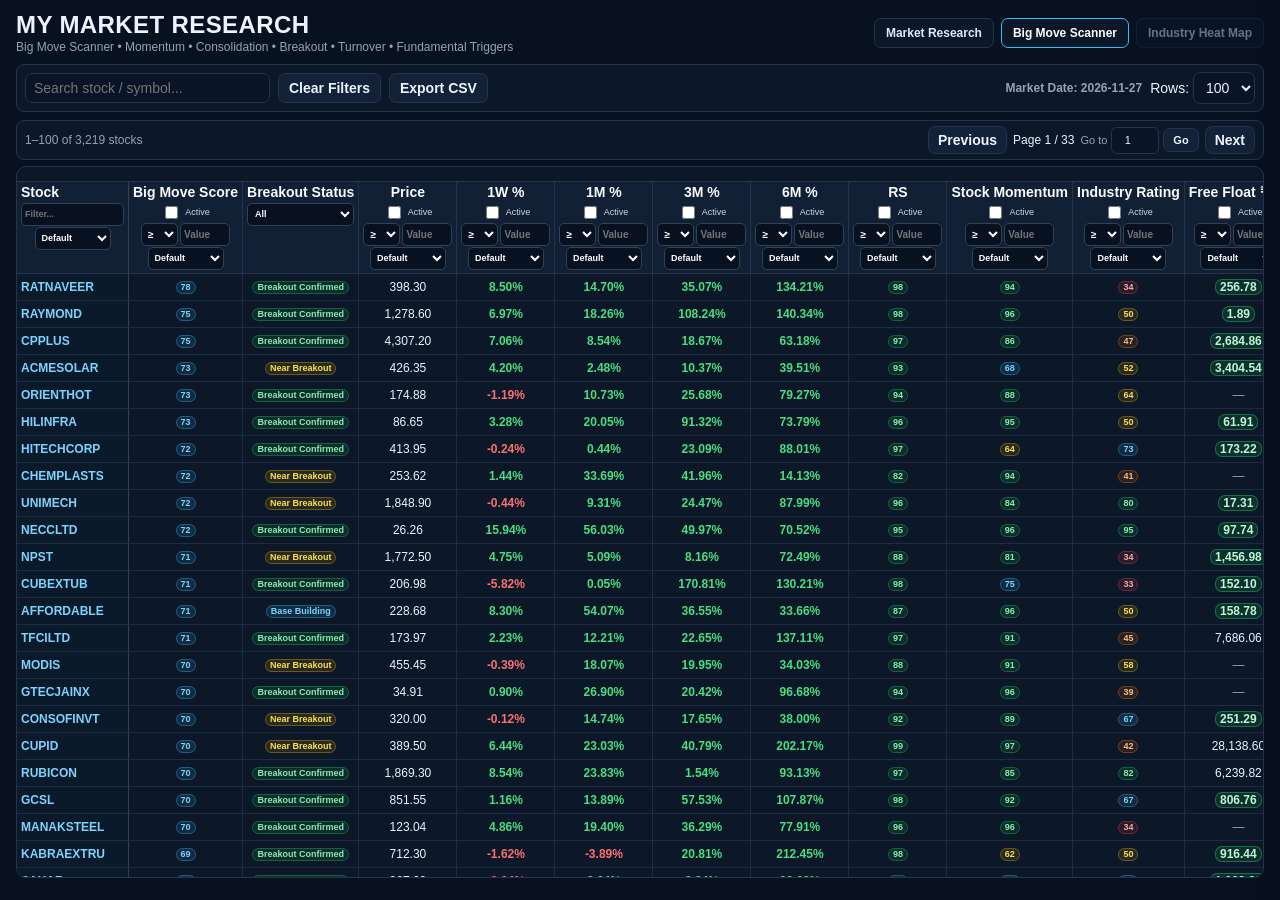
<file: big-move-scanner.html.html>
<!DOCTYPE html>
<html lang="en">
<head>
  <meta charset="UTF-8" />
  <meta name="viewport" content="width=device-width, initial-scale=1.0" />
  <title>Big Move Scanner | MY MARKET RESEARCH</title>

  <style>
    :root {
      --bg: #07111f;
      --panel: #0c1728;
      --panel-2: #111d30;
      --border: #25344b;
      --text: #eef4ff;
      --muted: #94a3b8;
      --green: #22c55e;
      --yellow: #eab308;
      --orange: #f97316;
      --red: #ef4444;
      --blue: #38bdf8;
    }

    * {
      box-sizing: border-box;
    }

    html {
      scroll-behavior: smooth;
    }

    body {
      margin: 0;
      background: var(--bg);
      color: var(--text);
      font-family: Arial, Helvetica, sans-serif;
      font-size: 14px;
    }

    button,
    input,
    select {
      font: inherit;
    }

    a {
      color: inherit;
      text-decoration: none;
    }

    .page {
      width: 100%;
      min-height: 100vh;
      padding: 16px;
    }

    .topbar {
      display: flex;
      align-items: center;
      justify-content: space-between;
      gap: 18px;
      flex-wrap: wrap;
      margin-bottom: 14px;
    }

    .brand-wrap {
      display: flex;
      flex-direction: column;
      gap: 5px;
    }

    .brand {
      margin: 0;
      font-size: 26px;
      font-weight: 800;
      letter-spacing: 0.4px;
    }

    .subtitle {
      color: var(--muted);
      font-size: 13px;
    }

    .nav {
      display: flex;
      align-items: center;
      gap: 8px;
      flex-wrap: wrap;
    }

    .nav a,
    .nav span {
      padding: 9px 13px;
      border: 1px solid var(--border);
      border-radius: 8px;
      background: var(--panel);
      color: #dbeafe;
      font-weight: 700;
    }

    .nav a.active {
      border-color: var(--blue);
      color: #fff;
    }

    .nav .disabled {
      opacity: 0.45;
      cursor: not-allowed;
    }

    .summary-grid {
      display: grid;
      grid-template-columns: repeat(5, minmax(160px, 1fr));
      gap: 10px;
      margin-bottom: 14px;
    }

    .summary-card {
      background: var(--panel);
      border: 1px solid var(--border);
      border-radius: 10px;
      padding: 12px 14px;
      min-height: 78px;
    }

    .summary-label {
      color: var(--muted);
      font-size: 12px;
      margin-bottom: 8px;
    }

    .summary-value {
      font-size: 24px;
      font-weight: 800;
    }

    .toolbar {
      display: flex;
      align-items: center;
      justify-content: space-between;
      gap: 12px;
      flex-wrap: wrap;
      padding: 11px;
      margin-bottom: 10px;
      background: var(--panel);
      border: 1px solid var(--border);
      border-radius: 10px;
    }

    .toolbar-left,
    .toolbar-right {
      display: flex;
      align-items: center;
      gap: 8px;
      flex-wrap: wrap;
    }

    .search-input,
    .page-size-select {
      background: #091426;
      color: var(--text);
      border: 1px solid var(--border);
      border-radius: 7px;
      padding: 8px 10px;
      outline: none;
    }

    .search-input {
      width: 260px;
    }

    .btn {
      border: 1px solid var(--border);
      background: #132238;
      color: var(--text);
      border-radius: 7px;
      padding: 8px 12px;
      cursor: pointer;
      font-weight: 700;
    }

    .btn:hover {
      background: #1b2d47;
    }

    .market-date {
      color: var(--muted);
      font-weight: 700;
    }

    .table-shell {
      width: 100%;
      background: var(--panel);
      border: 1px solid var(--border);
      border-radius: 10px;
      overflow: hidden;
    }

    .top-scroll {
      width: 100%;
      overflow-x: auto;
      overflow-y: hidden;
      height: 15px;
      border-bottom: 1px solid var(--border);
    }

    .top-scroll-inner {
      height: 1px;
      width: 2400px;
    }

    .table-wrap {
      width: 100%;
      overflow: auto;
      max-height: calc(100vh - 285px);
    }

    table {
      width: 100%;
      min-width: 2400px;
      border-collapse: separate;
      border-spacing: 0;
    }

    thead th {
      position: sticky;
      top: 0;
      z-index: 5;
      background: #122036;
      color: #f8fafc;
      border-right: 1px solid var(--border);
      border-bottom: 1px solid var(--border);
      padding: 9px 8px;
      text-align: left;
      white-space: nowrap;
      vertical-align: top;
    }

    tbody td {
      border-right: 1px solid #1e2d43;
      border-bottom: 1px solid #1e2d43;
      padding: 8px;
      white-space: nowrap;
      vertical-align: middle;
    }

    tbody tr:hover {
      background: #101d30;
    }

    th:last-child,
    td:last-child {
      border-right: none;
    }

    .stock-cell {
      min-width: 155px;
    }

    .stock-link {
      color: #7dd3fc;
      font-weight: 800;
      cursor: pointer;
    }

    .stock-link:hover {
      text-decoration: underline;
    }

    .filter-box {
      margin-top: 7px;
      display: flex;
      flex-direction: column;
      gap: 5px;
      min-width: 115px;
    }

    .filter-line {
      display: flex;
      align-items: center;
      gap: 4px;
    }

    .filter-box input[type="number"],
    .filter-box select {
      width: 72px;
      min-width: 0;
      padding: 4px 5px;
      border-radius: 5px;
      border: 1px solid #334155;
      background: #07111f;
      color: #fff;
    }

    .filter-box select.operator {
      width: 50px;
    }

    .filter-box select.sort-select {
      width: 96px;
    }

    .filter-box label {
      display: flex;
      align-items: center;
      gap: 4px;
      color: #cbd5e1;
      font-size: 11px;
      font-weight: 500;
    }

    .number {
      text-align: right;
      font-variant-numeric: tabular-nums;
    }

    .positive {
      color: #4ade80;
      font-weight: 700;
    }

    .negative {
      color: #f87171;
      font-weight: 700;
    }

    .muted {
      color: var(--muted);
    }

    .badge {
      display: inline-flex;
      align-items: center;
      justify-content: center;
      border-radius: 999px;
      padding: 4px 8px;
      font-size: 11px;
      font-weight: 800;
      line-height: 1;
      border: 1px solid transparent;
    }

    .badge-green {
      color: #86efac;
      background: rgba(34, 197, 94, 0.12);
      border-color: rgba(34, 197, 94, 0.35);
    }

    .badge-yellow {
      color: #fde047;
      background: rgba(234, 179, 8, 0.12);
      border-color: rgba(234, 179, 8, 0.35);
    }

    .badge-orange {
      color: #fdba74;
      background: rgba(249, 115, 22, 0.12);
      border-color: rgba(249, 115, 22, 0.35);
    }

    .badge-red {
      color: #fca5a5;
      background: rgba(239, 68, 68, 0.12);
      border-color: rgba(239, 68, 68, 0.35);
    }

    .badge-blue {
      color: #7dd3fc;
      background: rgba(56, 189, 248, 0.12);
      border-color: rgba(56, 189, 248, 0.35);
    }

    .free-float-green {
      display: inline-flex;
      align-items: center;
      justify-content: center;
      min-width: 74px;
      padding: 5px 8px;
      border-radius: 7px;
      color: #bbf7d0;
      background: rgba(34, 197, 94, 0.14);
      border: 1px solid rgba(34, 197, 94, 0.45);
      font-weight: 800;
    }

    .missing {
      max-width: 260px;
      white-space: normal;
      line-height: 1.3;
      color: #fca5a5;
    }

    .trigger-cell {
      max-width: 230px;
      white-space: normal;
      line-height: 1.3;
    }

    .pagination {
      display: flex;
      align-items: center;
      justify-content: space-between;
      gap: 12px;
      flex-wrap: wrap;
      padding: 11px;
      border-top: 1px solid var(--border);
    }

    .pagination-controls {
      display: flex;
      align-items: center;
      gap: 7px;
    }

    .pagination-info {
      color: var(--muted);
    }

    .drawer-backdrop {
      position: fixed;
      inset: 0;
      z-index: 50;
      background: rgba(0, 0, 0, 0.58);
      display: none;
    }

    .drawer-backdrop.open {
      display: block;
    }

    .drawer {
      position: fixed;
      top: 0;
      right: -620px;
      z-index: 60;
      width: min(600px, 94vw);
      height: 100vh;
      overflow-y: auto;
      background: #091426;
      border-left: 1px solid var(--border);
      box-shadow: -10px 0 30px rgba(0, 0, 0, 0.35);
      transition: right 0.2s ease;
    }

    .drawer.open {
      right: 0;
    }

    .drawer-header {
      position: sticky;
      top: 0;
      z-index: 2;
      display: flex;
      justify-content: space-between;
      align-items: center;
      gap: 10px;
      padding: 16px;
      background: #0d1a2c;
      border-bottom: 1px solid var(--border);
    }

    .drawer-title {
      font-size: 21px;
      font-weight: 800;
    }

    .drawer-close {
      border: 1px solid var(--border);
      background: #17263d;
      color: white;
      width: 34px;
      height: 34px;
      border-radius: 7px;
      cursor: pointer;
      font-size: 20px;
    }

    .drawer-body {
      padding: 16px;
    }

    .detail-section {
      margin-bottom: 18px;
      padding: 14px;
      border: 1px solid var(--border);
      border-radius: 9px;
      background: var(--panel);
    }

    .detail-section h3 {
      margin: 0 0 12px;
      font-size: 15px;
    }

    .detail-grid {
      display: grid;
      grid-template-columns: repeat(2, minmax(0, 1fr));
      gap: 9px;
    }

    .detail-item {
      background: #091426;
      border: 1px solid #22334a;
      border-radius: 7px;
      padding: 9px;
    }

    .detail-label {
      color: var(--muted);
      font-size: 11px;
      margin-bottom: 5px;
    }

    .detail-value {
      font-weight: 800;
      overflow-wrap: anywhere;
    }

    .loading-row td,
    .empty-row td {
      text-align: center;
      padding: 30px 10px;
      color: var(--muted);
    }

    @media (max-width: 1000px) {
      .summary-grid {
        grid-template-columns: repeat(2, minmax(150px, 1fr));
      }

      .table-wrap {
        max-height: calc(100vh - 350px);
      }
    }

    @media (max-width: 600px) {
      .page {
        padding: 10px;
      }

      .summary-grid {
        grid-template-columns: 1fr;
      }

      .search-input {
        width: 100%;
      }

      .detail-grid {
        grid-template-columns: 1fr;
      }
    }
    /* =========================================================
   COMPACT / CUT-TO-CUT BIG MOVE SCANNER COLUMNS
   ========================================================= */

table {
  width: max-content;
  min-width: 100%;
  table-layout: auto;
}

.top-scroll-inner {
  width: 100%;
}

thead th {
  padding: 6px 5px;
  width: 1%;
  min-width: 0;
  max-width: none;
}

tbody td {
  padding: 6px 5px;
  width: 1%;
  min-width: 0;
}

/* Stock */
th:nth-child(1),
td:nth-child(1) {
  min-width: 105px;
  width: 105px;
}

/* Big Move Score */
th:nth-child(2),
td:nth-child(2) {
  min-width: 92px;
  width: 92px;
}

/* Setup Status */
th:nth-child(3),
td:nth-child(3) {
  min-width: 90px;
  width: 90px;
}

/* Price */
th:nth-child(4),
td:nth-child(4) {
  min-width: 68px;
  width: 68px;
}

/* 1W, 1M, 3M, 6M */
th:nth-child(5),
td:nth-child(5),
th:nth-child(6),
td:nth-child(6),
th:nth-child(7),
td:nth-child(7),
th:nth-child(8),
td:nth-child(8) {
  min-width: 68px;
  width: 68px;
}

/* RS */
th:nth-child(9),
td:nth-child(9) {
  min-width: 60px;
  width: 60px;
}

/* Stock Momentum */
th:nth-child(10),
td:nth-child(10) {
  min-width: 92px;
  width: 92px;
}

/* Industry Rating */
th:nth-child(11),
td:nth-child(11) {
  min-width: 88px;
  width: 88px;
}

/* Free Float */
th:nth-child(12),
td:nth-child(12) {
  min-width: 100px;
  width: 100px;
}

/* Prior Move */
th:nth-child(13),
td:nth-child(13) {
  min-width: 85px;
  width: 85px;
}

/* Retracement */
th:nth-child(14),
td:nth-child(14) {
  min-width: 85px;
  width: 85px;
}

/* Consolidation Days */
th:nth-child(15),
td:nth-child(15) {
  min-width: 95px;
  width: 95px;
}

/* Volume Contraction */
th:nth-child(16),
td:nth-child(16) {
  min-width: 105px;
  width: 105px;
}

/* Volatility Contraction */
th:nth-child(17),
td:nth-child(17) {
  min-width: 110px;
  width: 110px;
}

/* Breakout */
th:nth-child(18),
td:nth-child(18) {
  min-width: 100px;
  width: 100px;
}

/* Turnover Expansion */
th:nth-child(19),
td:nth-child(19) {
  min-width: 100px;
  width: 100px;
}

/* Fundamental Trigger */
th:nth-child(20),
td:nth-child(20) {
  min-width: 130px;
  width: 130px;
}

/* Key Trigger */
th:nth-child(21),
td:nth-child(21) {
  min-width: 125px;
  width: 125px;
}

/* Filter ko bhi compact rakho */
.filter-box {
  min-width: 0;
  width: 100%;
  gap: 3px;
}

.filter-box input[type="number"] {
  width: 55px;
  padding: 3px 3px;
}

.filter-box select.operator {
  width: 40px;
  padding: 3px 2px;
}

.filter-box select.sort-select {
  width: 82px;
  padding: 3px 2px;
  font-size: 10px;
}

.filter-box label {
  font-size: 10px;
}

/* Long text wrap */
.trigger-cell,
.missing {
  white-space: normal;
  line-height: 1.2;
}

/* Smaller badges */
.badge {
  padding: 3px 6px;
  font-size: 10px;
}

.free-float-green {
  min-width: 0;
  padding: 4px 5px;
}
  
/* =========================================================
   FINAL PAGE-2 LAYOUT
   Compact Page-1 style top + frozen Stock + squeezed columns
   ========================================================= */

.page {
  padding: 12px 16px !important;
}

.topbar {
  display: grid !important;
  grid-template-columns: minmax(0, 1fr) auto !important;
  align-items: center !important;
  gap: 10px 16px !important;
  margin-bottom: 10px !important;
}

.brand-wrap {
  gap: 3px !important;
}

.brand {
  font-size: 24px !important;
  line-height: 1.05 !important;
}

.subtitle {
  font-size: 12px !important;
}

.nav {
  gap: 7px !important;
}

.nav a,
.nav span {
  padding: 7px 11px !important;
  border-radius: 7px !important;
  font-size: 12px !important;
}

.toolbar {
  padding: 7px 8px !important;
  margin-bottom: 8px !important;
  border-radius: 8px !important;
  gap: 8px !important;
}

.search-input,
.page-size-select {
  padding: 6px 8px !important;
}

.search-input {
  width: 245px !important;
}

.btn {
  padding: 6px 10px !important;
}

.market-date {
  font-size: 12px !important;
}

/* More vertical room because summary cards are removed */
.table-wrap {
  max-height: calc(100vh - 190px) !important;
}

/* Use only required horizontal width */
#scannerTable {
  width: max-content !important;
  min-width: 100% !important;
  table-layout: auto !important;
  border-collapse: separate !important;
  border-spacing: 0 !important;
}

/* Compact header/body */
#scannerTable thead th {
  padding: 5px 4px !important;
  text-align: center !important;
  vertical-align: top !important;
  white-space: nowrap !important;
}

#scannerTable tbody tr {
  height: 42px !important;
}

#scannerTable tbody td {
  height: 42px !important;
  min-height: 42px !important;
  padding: 4px 5px !important;
  line-height: 1.12 !important;
  vertical-align: middle !important;
  text-align: center !important;
  white-space: nowrap !important;
  font-variant-numeric: tabular-nums;
}

/* All numeric cells centered */
#scannerTable .number {
  text-align: center !important;
}

/* Freeze Stock column */
#scannerTable th:first-child,
#scannerTable td:first-child {
  position: sticky !important;
  left: 0 !important;
  min-width: 112px !important;
  width: 112px !important;
  max-width: 112px !important;
  text-align: left !important;
  background: #0b1a2b !important;
  border-right: 1px solid #334155 !important;
}

#scannerTable thead th:first-child {
  z-index: 30 !important;
  background: #122036 !important;
}

#scannerTable tbody td:first-child {
  z-index: 12 !important;
}

#scannerTable tbody tr:hover td:first-child {
  background: #101d30 !important;
}

/* Squeezed widths: 21 visible columns */
#scannerTable th:nth-child(2), #scannerTable td:nth-child(2)   { min-width: 88px !important; width: 88px !important; }
#scannerTable th:nth-child(3), #scannerTable td:nth-child(3)   { min-width: 86px !important; width: 86px !important; }
#scannerTable th:nth-child(4), #scannerTable td:nth-child(4)   { min-width: 66px !important; width: 66px !important; }
#scannerTable th:nth-child(5), #scannerTable td:nth-child(5),
#scannerTable th:nth-child(6), #scannerTable td:nth-child(6),
#scannerTable th:nth-child(7), #scannerTable td:nth-child(7),
#scannerTable th:nth-child(8), #scannerTable td:nth-child(8)   { min-width: 66px !important; width: 66px !important; }
#scannerTable th:nth-child(9), #scannerTable td:nth-child(9)   { min-width: 58px !important; width: 58px !important; }
#scannerTable th:nth-child(10), #scannerTable td:nth-child(10) { min-width: 90px !important; width: 90px !important; }
#scannerTable th:nth-child(11), #scannerTable td:nth-child(11) { min-width: 86px !important; width: 86px !important; }
#scannerTable th:nth-child(12), #scannerTable td:nth-child(12) { min-width: 96px !important; width: 96px !important; }
#scannerTable th:nth-child(13), #scannerTable td:nth-child(13) { min-width: 82px !important; width: 82px !important; }
#scannerTable th:nth-child(14), #scannerTable td:nth-child(14) { min-width: 82px !important; width: 82px !important; }
#scannerTable th:nth-child(15), #scannerTable td:nth-child(15) { min-width: 92px !important; width: 92px !important; }
#scannerTable th:nth-child(16), #scannerTable td:nth-child(16) { min-width: 100px !important; width: 100px !important; }
#scannerTable th:nth-child(17), #scannerTable td:nth-child(17) { min-width: 104px !important; width: 104px !important; }
#scannerTable th:nth-child(18), #scannerTable td:nth-child(18) { min-width: 96px !important; width: 96px !important; }
#scannerTable th:nth-child(19), #scannerTable td:nth-child(19) { min-width: 98px !important; width: 98px !important; }
#scannerTable th:nth-child(20), #scannerTable td:nth-child(20) { min-width: 118px !important; width: 118px !important; }
#scannerTable th:nth-child(21), #scannerTable td:nth-child(21) {
  min-width: 150px !important;
  width: 150px !important;
  max-width: 150px !important;
}

/* Trigger text may wrap without making all other columns wide */
#scannerTable td:nth-child(20),
#scannerTable td:nth-child(21) {
  white-space: normal !important;
  line-height: 1.15 !important;
}

/* Compact filters */
#scannerTable .filter-box {
  min-width: 0 !important;
  width: 100% !important;
  gap: 2px !important;
  margin-top: 4px !important;
}

#scannerTable .filter-line {
  justify-content: center !important;
  gap: 2px !important;
}

#scannerTable .filter-box label {
  justify-content: center !important;
  font-size: 9px !important;
}

#scannerTable .filter-box input[type="number"] {
  width: 50px !important;
  padding: 2px 3px !important;
  font-size: 10px !important;
}

#scannerTable .filter-box select.operator {
  width: 37px !important;
  padding: 2px !important;
  font-size: 10px !important;
}

#scannerTable .filter-box select.sort-select {
  width: 76px !important;
  padding: 2px !important;
  font-size: 9px !important;
  margin: 0 auto !important;
}

/* Center badges/content except Stock */
#scannerTable tbody td:not(:first-child) > * {
  margin-left: auto !important;
  margin-right: auto !important;
}

#scannerTable tbody td:first-child > * {
  margin-left: 0 !important;
  margin-right: 0 !important;
}

/* Smaller badges */
#scannerTable .badge {
  padding: 3px 5px !important;
  font-size: 9px !important;
}

#scannerTable .free-float-green {
  min-width: 0 !important;
  padding: 3px 5px !important;
}

/* Top scrollbar exactly follows table width */
.top-scroll-inner {
  width: 100%;
}

@media (max-width: 900px) {
  .topbar {
    grid-template-columns: 1fr !important;
  }

  .table-wrap {
    max-height: calc(100vh - 235px) !important;
  }
}

  
/* =========================================================
   FINAL DENSE ROWS + TOP PAGINATION + GO TO PAGE
   ========================================================= */

.pagination {
  padding: 5px 8px !important;
  margin-bottom: 6px !important;
  border: 1px solid var(--border) !important;
  border-radius: 8px !important;
  background: var(--panel) !important;
  min-height: 38px !important;
}

.pagination-controls {
  gap: 6px !important;
}

.pagination .btn {
  padding: 5px 9px !important;
}

.pagination-info,
#pageNumberLabel {
  font-size: 12px !important;
  white-space: nowrap !important;
}

.goto-page {
  display: inline-flex !important;
  align-items: center !important;
  gap: 4px !important;
  color: var(--muted) !important;
  font-size: 11px !important;
  white-space: nowrap !important;
}

#goToPageInput {
  width: 48px !important;
  height: 27px !important;
  padding: 3px 5px !important;
  border: 1px solid var(--border) !important;
  border-radius: 6px !important;
  background: #091426 !important;
  color: var(--text) !important;
  text-align: center !important;
  outline: none !important;
}

.goto-btn {
  min-width: 34px !important;
}

/* Smaller header/filter area */
#scannerTable thead th {
  padding-top: 3px !important;
  padding-bottom: 3px !important;
  line-height: 1.05 !important;
}

#scannerTable .filter-box {
  margin-top: 3px !important;
  gap: 1px !important;
}

#scannerTable .filter-box label {
  line-height: 1 !important;
}

#scannerTable .filter-box input[type="number"],
#scannerTable .filter-box select.operator,
#scannerTable .filter-box select.sort-select {
  height: 23px !important;
}

/* Dense body: roughly twice as many stocks visible */
#scannerTable tbody tr {
  height: 30px !important;
}

#scannerTable tbody td {
  height: 30px !important;
  min-height: 30px !important;
  padding-top: 2px !important;
  padding-bottom: 2px !important;
  line-height: 1.05 !important;
}

#scannerTable .badge {
  padding: 2px 5px !important;
  line-height: 1 !important;
}

#scannerTable .free-float-green {
  padding: 2px 5px !important;
}

/* Pagination is now above table, so table gets more viewport height */
.table-wrap {
  max-height: calc(100vh - 205px) !important;
}

@media (max-width: 900px) {
  .pagination {
    gap: 5px !important;
  }

  .pagination-controls {
    flex-wrap: wrap !important;
  }

  .table-wrap {
    max-height: calc(100vh - 250px) !important;
  }
}

  
/* =========================================================
   ULTRA-COMPACT BODY ROWS
   Force ~10 visible stock rows on desktop
   ========================================================= */

#scannerTable tbody tr:not(.loading-row):not(.empty-row) {
  height: 27px !important;
  min-height: 27px !important;
  max-height: 27px !important;
}

#scannerTable tbody tr:not(.loading-row):not(.empty-row) > td {
  height: 27px !important;
  min-height: 0 !important;
  max-height: 27px !important;
  padding: 0 4px !important;
  line-height: 1 !important;
  font-size: 12px !important;
  vertical-align: middle !important;
  overflow: hidden !important;
}

#scannerTable tbody tr:not(.loading-row):not(.empty-row) > td > * {
  margin-top: 0 !important;
  margin-bottom: 0 !important;
}

#scannerTable tbody .stock-link {
  line-height: 1 !important;
  font-size: 12px !important;
}

#scannerTable tbody .badge {
  padding: 1px 4px !important;
  min-height: 0 !important;
  height: auto !important;
  font-size: 9px !important;
  line-height: 1 !important;
}

#scannerTable tbody .free-float-green {
  padding: 1px 4px !important;
  min-height: 0 !important;
  height: auto !important;
  line-height: 1 !important;
}

/* Do not reserve excessive blank space below visible rows */
.table-wrap {
  height: auto !important;
  min-height: 0 !important;
  max-height: calc(100vh - 205px) !important;
}

/* Keep the two trigger text columns compact too */
#scannerTable tbody td:nth-child(20),
#scannerTable tbody td:nth-child(21) {
  white-space: nowrap !important;
  text-overflow: ellipsis !important;
}

  
/* FUNDAMENTAL TRIGGER — COMPACT SYMBOL COLUMN */
#scannerTable th:nth-child(20),
#scannerTable td:nth-child(20) {
  min-width: 76px !important;
  width: 76px !important;
  max-width: 76px !important;
  text-align: center !important;
  white-space: nowrap !important;
}
.fund-trigger-symbol {
  display: inline-flex !important;
  align-items: center !important;
  justify-content: center !important;
  width: 20px !important;
  height: 20px !important;
  border-radius: 50% !important;
  font-size: 14px !important;
  font-weight: 900 !important;
  line-height: 1 !important;
}
.fund-trigger-yes { color: #22c55e !important; background: rgba(34,197,94,.10) !important; }
.fund-trigger-no { color: #ef4444 !important; background: rgba(239,68,68,.10) !important; }
.fund-trigger-na { color: #94a3b8 !important; background: rgba(148,163,184,.08) !important; }


/* VOLUME + VOLATILITY CONTRACTION — COMPACT SYMBOL COLUMNS */
#scannerTable th:nth-child(16),
#scannerTable td:nth-child(16),
#scannerTable th:nth-child(17),
#scannerTable td:nth-child(17) {
  min-width: 94px !important;
  width: 94px !important;
  max-width: 94px !important;
  text-align: center !important;
  white-space: normal !important;
}


/* FINAL ALL-COLUMN FILTERS + 20-COLUMN LAYOUT */
#scannerTable .text-filter,#scannerTable .select-filter{width:100%;height:23px;padding:2px 3px;border:1px solid #334155;border-radius:5px;background:#07111f;color:#fff;font-size:9px}
#scannerTable .text-sort{width:76px;height:23px;padding:2px;border:1px solid #334155;border-radius:5px;background:#07111f;color:#fff;font-size:9px;margin:0 auto}
#scannerTable th:nth-child(3),#scannerTable td:nth-child(3){min-width:105px!important;width:105px!important}
#scannerTable th:nth-child(18),#scannerTable td:nth-child(18){min-width:98px!important;width:98px!important}
#scannerTable th:nth-child(19),#scannerTable td:nth-child(19){min-width:76px!important;width:76px!important;max-width:76px!important}
#scannerTable th:nth-child(20),#scannerTable td:nth-child(20){min-width:150px!important;width:150px!important;max-width:150px!important}

/* FINAL 19-COLUMN LAYOUT: Fund. Trigger removed; Key Trigger is column 19 */
#scannerTable th:nth-child(19),#scannerTable td:nth-child(19){min-width:150px!important;width:150px!important;max-width:150px!important}
#scannerTable tbody td:nth-child(19){white-space:nowrap!important;text-overflow:ellipsis!important}
</style>
</head>

<body>
  <div class="page">

    <div class="topbar">
      <div class="brand-wrap">
        <h1 class="brand">MY MARKET RESEARCH</h1>
        <div class="subtitle">
          Big Move Scanner • Momentum • Consolidation • Breakout • Turnover • Fundamental Triggers
        </div>
      </div>

      <nav class="nav">
        <a href="index.html">Market Research</a>
        <a href="big-move-scanner.html" class="active">Big Move Scanner</a>
        <span class="disabled">Industry Heat Map</span>
      </nav>
    </div>
    <section class="toolbar">
      <div class="toolbar-left">
        <input
          id="searchInput"
          class="search-input"
          type="search"
          placeholder="Search stock / symbol..."
        />

        <button class="btn" id="clearFiltersBtn" type="button">
          Clear Filters
        </button>

        <button class="btn" id="exportCsvBtn" type="button">
          Export CSV
        </button>
      </div>

      <div class="toolbar-right">
        <span class="market-date" id="marketDateLabel">
          Market Date: —
        </span>

        <label>
          Rows:
          <select id="pageSizeSelect" class="page-size-select">
            <option value="50">50</option>
            <option value="100" selected>100</option>
            <option value="200">200</option>
          </select>
        </label>
      </div>
    </section>



      <div class="pagination">
        <div class="pagination-info" id="paginationInfo">
          —
        </div>

        <div class="pagination-controls">
          <button class="btn" id="prevPageBtn" type="button">
            Previous
          </button>

          <span id="pageNumberLabel">Page 1</span>

          <div class="goto-page">
            <span>Go to</span>
            <input
              id="goToPageInput"
              type="number"
              min="1"
              step="1"
              inputmode="numeric"
              aria-label="Go to page number"
            />
            <button class="btn goto-btn" id="goToPageBtn" type="button">
              Go
            </button>
          </div>

          <button class="btn" id="nextPageBtn" type="button">
            Next
          </button>
        </div>
      </div>

    <section class="table-shell">
      <div class="top-scroll" id="topScroll">
        <div class="top-scroll-inner" id="topScrollInner"></div>
      </div>

      <div class="table-wrap" id="tableWrap">
        <table id="scannerTable">
          <thead>
            <tr id="tableHeadRow"></tr>
          </thead>

          <tbody id="tableBody">
            <tr class="loading-row">
              <td colspan="19">Loading Big Move Scanner...</td>
            </tr>
          </tbody>
        </table>
      </div>
    </section>
  </div>

  <div class="drawer-backdrop" id="drawerBackdrop"></div>

  <aside class="drawer" id="detailDrawer">
    <div class="drawer-header">
      <div>
        <div class="drawer-title" id="drawerTitle">Stock Details</div>
        <div class="muted" id="drawerSubtitle"></div>
      </div>

      <button
        class="drawer-close"
        id="drawerCloseBtn"
        type="button"
        aria-label="Close"
      >
        ×
      </button>
    </div>

    <div class="drawer-body" id="drawerBody"></div>
  </aside>

  <script>
    "use strict";

    const DATA_URL = "data/big_move_scanner.json";

    let allRows = [];
    let filteredRows = [];
    let currentPage = 1;
    let pageSize = 100;
    let marketDate = "";

    const filterState = {};
        const columns = [
      { field: "symbol", label: "Stock", type: "text", filterable: true },
      { field: "bigMoveScore", label: "Big Move Score", type: "number", filterable: true },
      { field: "breakoutStatus", label: "Breakout Status", type: "select", filterable: true, options: ["Breakout Confirmed", "Near Breakout", "Below Trigger", "Pending"] },
      { field: "price", label: "Price", type: "number", filterable: true },
      { field: "return1W", label: "1W %", type: "number", filterable: true },
      { field: "return1M", label: "1M %", type: "number", filterable: true },
      { field: "return3M", label: "3M %", type: "number", filterable: true },
      { field: "return6M", label: "6M %", type: "number", filterable: true },
      { field: "rsRating", label: "RS", type: "number", filterable: true },
      { field: "stockMomentumRating", label: "Stock Momentum", type: "number", filterable: true },
      { field: "industryRating", label: "Industry Rating", type: "number", filterable: true },
      { field: "freeFloatCr", label: "Free Float ₹ Cr", type: "number", filterable: true },
      { field: "priorMovePct", label: "Prior Move %", type: "number", filterable: true },
      { field: "retracementPct", label: "Retracement %", type: "number", filterable: true },
      { field: "consolidationDays", label: "Consolidation Days", type: "number", filterable: true },
      { field: "volumeContraction", label: "Volume Contraction", type: "boolean", filterable: true },
      { field: "volatilityContraction", label: "Volatility Contraction", type: "boolean", filterable: true },
      { field: "turnoverExpansion", label: "Turnover Expansion", type: "number", filterable: true },
      { field: "keyTrigger", label: "Key Trigger", type: "keyTrigger", filterable: true }
    ];

    const $ = (id) => document.getElementById(id);

    function firstDefined(...values) {
      for (const value of values) {
        if (value !== undefined && value !== null && value !== "") {
          return value;
        }
      }
      return null;
    }

    function toNumber(value) {
      if (value === null || value === undefined || value === "") {
        return null;
      }

      if (typeof value === "number") {
        return Number.isFinite(value) ? value : null;
      }

      const cleaned = String(value)
        .replace(/,/g, "")
        .replace(/₹/g, "")
        .replace(/%/g, "")
        .replace(/x$/i, "")
        .trim();

      if (!cleaned) {
        return null;
      }

      const parsed = Number(cleaned);
      return Number.isFinite(parsed) ? parsed : null;
    }

    function roundNumber(value, decimals = 2) {
      const n = toNumber(value);

      if (n === null) {
        return null;
      }

      const factor = 10 ** decimals;
      return Math.round((n + Number.EPSILON) * factor) / factor;
    }

    function formatNumber(value, decimals = 2) {
      const n = toNumber(value);

      if (n === null) {
        return "—";
      }

      return n.toLocaleString("en-IN", {
        minimumFractionDigits: decimals,
        maximumFractionDigits: decimals
      });
    }

    function formatInteger(value) {
      const n = toNumber(value);

      if (n === null) {
        return "—";
      }

      return Math.round(n).toLocaleString("en-IN");
    }

    function formatPct(value) {
      const n = toNumber(value);

      if (n === null) {
        return "—";
      }

      return `${n.toFixed(2)}%`;
    }

    function formatX(value) {
      const n = toNumber(value);

      if (n === null) {
        return "—";
      }

      return `${n.toFixed(2)}x`;
    }

    function escapeHtml(value) {
      if (value === null || value === undefined) {
        return "";
      }

      return String(value)
        .replace(/&/g, "&amp;")
        .replace(/</g, "&lt;")
        .replace(/>/g, "&gt;")
        .replace(/"/g, "&quot;")
        .replace(/'/g, "&#039;");
    }

    function normalizeText(value) {
      if (value === null || value === undefined) {
        return "";
      }

      if (Array.isArray(value)) {
        return value
          .filter(Boolean)
          .map((item) => String(item).trim())
          .filter(Boolean)
          .join(", ");
      }

      if (typeof value === "object") {
        try {
          return JSON.stringify(value);
        } catch (error) {
          return String(value);
        }
      }

      return String(value).trim();
    }

    function isTruthyFlag(value) {
      if (value === true || value === 1) {
        return true;
      }

      const text = String(value ?? "")
        .trim()
        .toLowerCase();

      return [
        "yes",
        "true",
        "1",
        "pass",
        "passed",
        "strong",
        "contracting",
        "contraction"
      ].includes(text);
    }

    function getSymbol(row) {
      return normalizeText(
        firstDefined(
          row.symbol,
          row.stock,
          row.ticker,
          row.Symbol,
          row.SYMBOL
        )
      );
    }

    function getCompanyName(row) {
      return normalizeText(
        firstDefined(
          row.companyName,
          row.company,
          row.name,
          row.company_name,
          row.NAME_OF_COMPANY
        )
      );
    }

    function getPrice(row) {
      return toNumber(
        firstDefined(
          row.price,
          row.close,
          row.lastPrice,
          row.last_price,
          row.ltp
        )
      );
    }

    function getFreeFloatShares(row) {
      return toNumber(
        firstDefined(
          row.freeFloatShares,
          row.free_float_shares,
          row.tradablePublicShares,
          row.tradable_public_shares
        )
      );
    }

    function getFreeFloatCr(row) {
      const direct = toNumber(
        firstDefined(
          row.freeFloatCr,
          row.freeFloatMcapCr,
          row.freeFloatMarketCapCr,
          row.free_float_cr,
          row.free_float_mcap_cr
        )
      );

      if (direct !== null) {
        return direct;
      }

      const shares = getFreeFloatShares(row);
      const price = getPrice(row);

      if (shares === null || price === null) {
        return null;
      }

      return (shares * price) / 10000000;
    }

    function getBigMoveScore(row) {
      return toNumber(
        firstDefined(
          row.bigMoveScore,
          row.big_move_score,
          row.score,
          row.bigMoveTechnicalScore
        )
      );
    }

    function getSetupStatus(row) {
      return normalizeText(
        firstDefined(
          row.setup_status,
          row.status
        )
      );
    }

    function getReturn1W(row) {
      return toNumber(
        firstDefined(
          row.return1W,
          row.return_1w,
          row.ret1W,
          row.ret_1w
        )
      );
    }

    function getReturn1M(row) {
      return toNumber(
        firstDefined(
          row.return1M,
          row.return_1m,
          row.ret1M,
          row.ret_1m
        )
      );
    }

    function getReturn3M(row) {
      return toNumber(
        firstDefined(
          row.return3M,
          row.return_3m,
          row.ret3M,
          row.ret_3m
        )
      );
    }

    function getReturn6M(row) {
      return toNumber(
        firstDefined(
          row.return6M,
          row.return_6m,
          row.ret6M,
          row.ret_6m
        )
      );
    }

    function getRSRating(row) {
      return toNumber(
        firstDefined(
          row.rsRating,
          row.rs_rating,
          row.relativeStrengthRating
        )
      );
    }

    function getStockMomentumRating(row) {
      return toNumber(
        firstDefined(
          row.stockMomentumRating,
          row.stockMomentum,
          row.stock_momentum_rating,
          row.stockMomentumScore
        )
      );
    }

    function getIndustryRating(row) {
      return toNumber(
        firstDefined(
          row.industryRating,
          row.industry_rating,
          row.industryScore
        )
      );
    }

    function getPriorMovePct(row) {
      return toNumber(
        firstDefined(
          row.priorMovePct,
          row.prior_move_pct,
          row.priorMove,
          row.prior_move
        )
      );
    }

    function getRetracementPct(row) {
      return toNumber(
        firstDefined(
          row.retracementPct,
          row.retracement_pct,
          row.retracement
        )
      );
    }

    function getConsolidationDays(row) {
      return toNumber(
        firstDefined(
          row.consolidationDays,
          row.consolidation_days,
          row.baseDays,
          row.base_days
        )
      );
    }

    function getVolumeContraction(row) {
      return firstDefined(
        row.volumeContraction,
        row.volume_contraction,
        row.volumeDryUp,
        row.volume_dry_up
      );
    }

    function getVolatilityContraction(row) {
      return firstDefined(
        row.volatilityContraction,
        row.volatility_contraction,
        row.volatilityDryUp,
        row.volatility_dry_up
      );
    }

    function getBreakoutStatus(row) {
      return normalizeText(
        firstDefined(
          row.breakoutStatus,
          row.breakout_status,
          row.breakout,
          row.breakoutSignal
        )
      );
    }

    function getTurnoverExpansion(row) {
      return toNumber(
        firstDefined(
          row.turnoverExpansion,
          row.turnover_expansion,
          row.turnoverTimes,
          row.turnover_times
        )
      );
    }

    function getFundamentalTrigger(row) {
      return normalizeText(
        firstDefined(
          row.fundamentalTrigger,
          row.fundamental_trigger,
          row.fundamentalTriggers,
          row.fundamental_triggers
        )
      );
    }

    function getKeyTrigger(row) {
      return normalizeText(
        firstDefined(
          row.keyTrigger,
          row.key_trigger,
          row.trigger,
          row.mainTrigger
        )
      );
    }

    function getMissingConditions(row) {
      return normalizeText(
        firstDefined(
          row.missingConditions,
          row.missing_conditions,
          row.missing,
          row.missingCriteria
        )
      );
    }

    function enrichRow(row, index) {
      return {
        ...row,

        __index: index,

        symbol: getSymbol(row),
        companyName: getCompanyName(row),

        bigMoveScore: getBigMoveScore(row),

        price: getPrice(row),

        return1W: getReturn1W(row),
        return1M: getReturn1M(row),
        return3M: getReturn3M(row),
        return6M: getReturn6M(row),

        rsRating: getRSRating(row),
        stockMomentumRating: getStockMomentumRating(row),
        industryRating: getIndustryRating(row),

        freeFloatCr: getFreeFloatCr(row),

        priorMovePct: getPriorMovePct(row),
        retracementPct: getRetracementPct(row),
        consolidationDays: getConsolidationDays(row),

        volumeContraction: getVolumeContraction(row),
        volatilityContraction: getVolatilityContraction(row),

        breakoutStatus: getBreakoutStatus(row),
        turnoverExpansion: getTurnoverExpansion(row),

        fundamentalTrigger: getFundamentalTrigger(row),
        keyTrigger: getKeyTrigger(row),
        triggerHistory: Array.isArray(row.triggerHistory) ? row.triggerHistory : []
      };
    }

    function getRowsFromPayload(payload) {
      if (Array.isArray(payload)) {
        return payload;
      }

      const possibleArrays = [
        payload?.rows,
        payload?.stocks,
        payload?.data,
        payload?.scanner,
        payload?.results,
        payload?.items
      ];

      for (const item of possibleArrays) {
        if (Array.isArray(item)) {
          return item;
        }
      }

      return [];
    }

    function getMarketDateFromPayload(payload) {
      if (!payload || Array.isArray(payload)) {
        return "";
      }

      return normalizeText(
        firstDefined(
          payload.marketDate,
          payload.market_date,
          payload.date,
          payload.asOfDate,
          payload.as_of_date
        )
      );
    }

    function makeFilterState() {
      for (const column of columns) filterState[column.field] = { active: false, operator: ">=", value: "", sort: "" };
    }

    function buildTableHeader() {
      const headRow = $("tableHeadRow");
      headRow.innerHTML = columns.map((column) => {
        let control = "";
        if (column.type === "number") {
          control = `<label><input type="checkbox" class="filter-active" data-field="${escapeHtml(column.field)}" />Active</label><div class="filter-line"><select class="operator" data-field="${escapeHtml(column.field)}"><option value=">=">≥</option><option value="<=">≤</option></select><input type="number" step="any" class="filter-value" data-field="${escapeHtml(column.field)}" placeholder="Value" /></div>`;
        } else if (column.type === "boolean") {
          control = `<select class="select-filter" data-field="${escapeHtml(column.field)}"><option value="">All</option><option value="true">✓ Yes</option><option value="false">✕ No</option></select>`;
        } else if (column.type === "select") {
          control = `<select class="select-filter" data-field="${escapeHtml(column.field)}"><option value="">All</option>${(column.options || []).map(v => `<option value="${escapeHtml(v)}">${escapeHtml(v)}</option>`).join("")}</select>`;
        } else if (column.type === "keyTrigger") {
          control = `<select class="select-filter key-trigger-filter" data-field="${escapeHtml(column.field)}"><option value="">All</option></select>`;
        } else {
          control = `<input type="text" class="text-filter" data-field="${escapeHtml(column.field)}" placeholder="Filter..." />`;
        }
        const noSort = column.field === "breakoutStatus" || column.field === "keyTrigger";
        const sortControl = noSort ? "" : `<select class="sort-select text-sort" data-field="${escapeHtml(column.field)}"><option value="">Default</option><option value="desc">Descending</option><option value="asc">Ascending</option></select>`;
        return `<th data-field="${escapeHtml(column.field)}"><div>${escapeHtml(column.label)}</div><div class="filter-box">${control}${sortControl}</div></th>`;
      }).join("");
      bindHeaderFilterEvents();
    }

    function bindHeaderFilterEvents() {
      document.querySelectorAll(".filter-active").forEach(el => el.addEventListener("change", e => { const f=e.target.dataset.field; filterState[f].active=e.target.checked; currentPage=1; applyFiltersAndRender(); }));
      document.querySelectorAll(".operator").forEach(el => el.addEventListener("change", e => { filterState[e.target.dataset.field].operator=e.target.value; currentPage=1; applyFiltersAndRender(); }));
      document.querySelectorAll(".filter-value,.text-filter,.select-filter").forEach(el => el.addEventListener(el.tagName === "INPUT" ? "input" : "change", e => { filterState[e.target.dataset.field].value=e.target.value; currentPage=1; applyFiltersAndRender(); }));
      document.querySelectorAll(".sort-select").forEach(el => el.addEventListener("change", e => {
        const field=e.target.dataset.field; filterState[field].sort=e.target.value;
        if(e.target.value) Object.keys(filterState).forEach(k => { if(k!==field){ filterState[k].sort=""; const x=document.querySelector(`.sort-select[data-field="${k}"]`); if(x)x.value=""; } });
        currentPage=1; applyFiltersAndRender();
      }));
    }

    function updateKeyTriggerFilterOptions() {
      const select = document.querySelector('.key-trigger-filter[data-field="keyTrigger"]');
      if (!select) return;
      const values = [...new Set(allRows.map(row => normalizeText(row.keyTrigger)).filter(Boolean))]
        .sort((a, b) => a.localeCompare(b, undefined, { numeric: true, sensitivity: "base" }));
      select.innerHTML = `<option value="">All</option><option value="__TRIGGER__">Trigger</option><option value="__NON_TRIGGER__">Non Trigger</option>${values.map(v => `<option value="${escapeHtml(v)}">${escapeHtml(v)}</option>`).join("")}`;
      select.value = filterState.keyTrigger?.value || "";
    }

    function clearFilters() {
      Object.keys(filterState).forEach(field => { filterState[field]={active:false,operator:">=",value:"",sort:""}; });
      $("searchInput").value="";
      document.querySelectorAll(".filter-active").forEach(e=>e.checked=false);
      document.querySelectorAll(".operator").forEach(e=>e.value=">=");
      document.querySelectorAll(".filter-value,.text-filter,.select-filter").forEach(e=>e.value="");
      document.querySelectorAll(".sort-select").forEach(e=>e.value="");
      currentPage=1; applyFiltersAndRender();
    }

    function passesNumericFilter(row, field, state) {
      if (!state.active) return true;
      const threshold=toNumber(state.value); if(threshold===null) return true;
      const value=toNumber(row[field]); if(value===null) return false;
      return state.operator === "<=" ? value <= threshold : value >= threshold;
    }

    function passesColumnFilter(row, field, state) {
      const column=columns.find(c=>c.field===field); if(!column) return true;
      if(column.type==="number") return passesNumericFilter(row,field,state);
      if(!state.value) return true;
      if(column.type==="boolean") return String(isTruthyFlag(row[field]))===state.value;
      if(column.type==="keyTrigger") {
        const text = normalizeText(row[field]).trim();
        if(state.value === "__TRIGGER__") return Boolean(text);
        if(state.value === "__NON_TRIGGER__") return !text;
        return text.toLowerCase().includes(String(state.value).toLowerCase());
      }
      return normalizeText(row[field]).toLowerCase().includes(String(state.value).toLowerCase());
    }

    function getActiveSort() {
      for(const [field,state] of Object.entries(filterState)) if(state.sort==="asc"||state.sort==="desc") return {field,direction:state.sort};
      return null;
    }

        function applyFiltersAndRender() {
      const searchText = $("searchInput")
        .value
        .trim()
        .toLowerCase();

      filteredRows = allRows.filter((row) => {
        if (searchText) {
          const searchable = [
            row.symbol,
            row.companyName,
            row.breakoutStatus,
            row.fundamentalTrigger,
            row.keyTrigger
          ]
            .filter(Boolean)
            .join(" ")
            .toLowerCase();

          if (!searchable.includes(searchText)) {
            return false;
          }
        }

        for (const [field, state] of Object.entries(filterState)) {
          if (!passesColumnFilter(row, field, state)) {
            return false;
          }
        }

        return true;
      });

      const activeSort = getActiveSort();

      if (activeSort) {
        const { field, direction } = activeSort;

        filteredRows.sort((a, b) => {
          const column = columns.find(c => c.field === field);
          if (column && column.type !== "number") {
            const av=normalizeText(a[field]).toLowerCase(), bv=normalizeText(b[field]).toLowerCase();
            const cmp=av.localeCompare(bv, undefined, {numeric:true,sensitivity:"base"});
            return direction === "asc" ? cmp : -cmp;
          }
          const aValue = toNumber(a[field]);
          const bValue = toNumber(b[field]);

          if (aValue === null && bValue === null) {
            return a.__index - b.__index;
          }

          if (aValue === null) {
            return 1;
          }

          if (bValue === null) {
            return -1;
          }

          if (direction === "asc") {
            return aValue - bValue;
          }

          return bValue - aValue;
        });
      } else {
        filteredRows.sort((a, b) => {
          const scoreA = toNumber(a.bigMoveScore);
          const scoreB = toNumber(b.bigMoveScore);

          if (scoreA === null && scoreB === null) {
            return a.__index - b.__index;
          }

          if (scoreA === null) {
            return 1;
          }

          if (scoreB === null) {
            return -1;
          }

          return scoreB - scoreA;
        });
      }

      const totalPages = Math.max(
        1,
        Math.ceil(filteredRows.length / pageSize)
      );

      if (currentPage > totalPages) {
        currentPage = totalPages;
      }

      if (currentPage < 1) {
        currentPage = 1;
      }

      renderTable();
      renderPagination();
    }

    function pctClass(value) {
      const n = toNumber(value);

      if (n === null || n === 0) {
        return "";
      }

      return n > 0 ? "positive" : "negative";
    }

    function scoreBadge(value) {
      const n = toNumber(value);

      if (n === null) {
        return `<span class="muted">—</span>`;
      }

      let badgeClass = "badge-red";

      if (n >= 80) {
        badgeClass = "badge-green";
      } else if (n >= 65) {
        badgeClass = "badge-blue";
      } else if (n >= 50) {
        badgeClass = "badge-yellow";
      } else if (n >= 35) {
        badgeClass = "badge-orange";
      }

      return `
        <span class="badge ${badgeClass}">
          ${escapeHtml(formatInteger(n))}
        </span>
      `;
    }

    function setupStatusBadge(value) {
      const text = normalizeText(value);

      if (!text) {
        return `<span class="muted">—</span>`;
      }

      const lower = text.toLowerCase();

      let badgeClass = "badge-blue";

      if (
        lower.includes("strong") ||
        lower.includes("ready") ||
        lower.includes("pass")
      ) {
        badgeClass = "badge-green";
      } else if (
        lower.includes("near") ||
        lower.includes("watch")
      ) {
        badgeClass = "badge-yellow";
      } else if (
        lower.includes("weak") ||
        lower.includes("fail")
      ) {
        badgeClass = "badge-red";
      }

      return `
        <span class="badge ${badgeClass}">
          ${escapeHtml(text)}
        </span>
      `;
    }

    function yesNoBadge(value) {
      if (
        value === null ||
        value === undefined ||
        value === ""
      ) {
        return `<span class="muted">—</span>`;
      }

      const text = normalizeText(value);

      if (isTruthyFlag(value)) {
        return `
          <span class="badge badge-green">
            ${escapeHtml(text || "YES")}
          </span>
        `;
      }

      const lower = text.toLowerCase();

      if (
        lower === "no" ||
        lower === "false" ||
        lower === "0" ||
        lower.includes("not")
      ) {
        return `
          <span class="badge badge-red">
            ${escapeHtml(text || "NO")}
          </span>
        `;
      }

      return `
        <span class="badge badge-blue">
          ${escapeHtml(text)}
        </span>
      `;
    }

    function breakoutBadge(value) {
      const text = normalizeText(value);

      if (!text) {
        return `<span class="muted">—</span>`;
      }

      const lower = text.toLowerCase();

      let badgeClass = "badge-blue";

      if (
        lower.includes("breakout") &&
        !lower.includes("near") &&
        !lower.includes("no")
      ) {
        badgeClass = "badge-green";
      } else if (
        lower.includes("near") ||
        lower.includes("approach")
      ) {
        badgeClass = "badge-yellow";
      } else if (
        lower.includes("below") ||
        lower.includes("far") ||
        lower.includes("no")
      ) {
        badgeClass = "badge-red";
      }

      return `
        <span class="badge ${badgeClass}">
          ${escapeHtml(text)}
        </span>
      `;
    }

    function freeFloatDisplay(value) {
      const n = toNumber(value);

      if (n === null) {
        return `<span class="muted">—</span>`;
      }

      const formatted = formatNumber(n, 2);

      if (n <= 5000) {
        return `
          <span class="free-float-green">
            ${escapeHtml(formatted)}
          </span>
        `;
      }

      return escapeHtml(formatted);
    }

    function fundamentalTriggerSymbol(value) {
      if (value === null || value === undefined || value === "") {
        return '<span class="fund-trigger-symbol fund-trigger-na" title="Data unavailable">—</span>';
      }
      if (isTruthyFlag(value)) {
        return '<span class="fund-trigger-symbol fund-trigger-yes" title="Fundamental trigger present">✓</span>';
      }
      const text = normalizeText(value).toLowerCase();
      if (text === "no" || text === "false" || text === "0" || text.includes("not")) {
        return '<span class="fund-trigger-symbol fund-trigger-no" title="No fundamental trigger">✕</span>';
      }
      return '<span class="fund-trigger-symbol fund-trigger-na" title="Data unavailable">—</span>';
    }

    function textOrDash(value) {
      const text = normalizeText(value);

      if (!text) {
        return `<span class="muted">—</span>`;
      }

      return escapeHtml(text);
    }

    function safeHttpUrl(value) {
      const text = normalizeText(value);
      if (!/^https?:\/\//i.test(text)) return "";
      return text;
    }

    function triggerHistoryHtml(history) {
      if (!Array.isArray(history) || !history.length) {
        return `<span class="muted">No permanent verified trigger history yet.</span>`;
      }

      return history.map((item) => {
        const type = escapeHtml(item.type || item.trigger || "Trigger");
        const date = escapeHtml(item.sourceDate || item.date || "—");
        const sourceName = escapeHtml(item.sourceName || item.sourceLabel || "Source");
        const reason = escapeHtml(item.reason || "");
        const url = safeHttpUrl(item.source || item.sourceUrl || item.url);
        const source = url
          ? `<a href="${escapeHtml(url)}" target="_blank" rel="noopener noreferrer" style="color:#7dd3fc;text-decoration:underline">${sourceName} ↗</a>`
          : `<span class="muted">${sourceName}</span>`;

        return `<div style="margin-bottom:10px;padding-bottom:10px;border-bottom:1px solid #22334a">` +
          `<div><strong>${type}</strong> • ${date}</div>` +
          (reason ? `<div class="muted" style="margin-top:4px">${reason}</div>` : "") +
          `<div style="margin-top:4px">${source}</div>` +
          `</div>`;
      }).join("");
    }

    function renderTable() {
      const body = $("tableBody");

      if (!filteredRows.length) {
        body.innerHTML = `
          <tr class="empty-row">
            <td colspan="19">
              No stocks match the current filters.
            </td>
          </tr>
        `;

        syncTopScrollbar();
        return;
      }

      const start = (currentPage - 1) * pageSize;
      const end = Math.min(
        start + pageSize,
        filteredRows.length
      );

      const pageRows = filteredRows.slice(start, end);

      body.innerHTML = pageRows
        .map((row) => {
          const symbol = row.symbol || "—";

          return `
            <tr>
              <td class="stock-cell">
                ${
                  row.symbol
                    ? `
                      <span
                        class="stock-link"
                        data-row-index="${row.__index}"
                      >
                        ${escapeHtml(symbol)}
                      </span>
                    `
                    : `<span class="muted">—</span>`
                }
              </td>

              <td class="number">
                ${scoreBadge(row.bigMoveScore)}
              </td>

              <td>
                ${breakoutBadge(row.breakoutStatus)}
              </td>

              <td class="number">
                ${escapeHtml(formatNumber(row.price, 2))}
              </td>

              <td class="number ${pctClass(row.return1W)}">
                ${escapeHtml(formatPct(row.return1W))}
              </td>

              <td class="number ${pctClass(row.return1M)}">
                ${escapeHtml(formatPct(row.return1M))}
              </td>

              <td class="number ${pctClass(row.return3M)}">
                ${escapeHtml(formatPct(row.return3M))}
              </td>

              <td class="number ${pctClass(row.return6M)}">
                ${escapeHtml(formatPct(row.return6M))}
              </td>

              <td class="number">
                ${scoreBadge(row.rsRating)}
              </td>

              <td class="number">
                ${scoreBadge(row.stockMomentumRating)}
              </td>

              <td class="number">
                ${scoreBadge(row.industryRating)}
              </td>

              <td class="number">
                ${freeFloatDisplay(row.freeFloatCr)}
              </td>

              <td class="number ${pctClass(row.priorMovePct)}">
                ${escapeHtml(formatPct(row.priorMovePct))}
              </td>

              <td class="number">
                ${escapeHtml(formatPct(row.retracementPct))}
              </td>

              <td class="number">
                ${escapeHtml(formatInteger(row.consolidationDays))}
              </td>

              <td>
                ${fundamentalTriggerSymbol(row.volumeContraction)}
              </td>

              <td>
                ${fundamentalTriggerSymbol(row.volatilityContraction)}
              </td>

              <td class="number">
                ${escapeHtml(formatX(row.turnoverExpansion))}
              </td>

              <td class="trigger-cell">
                ${textOrDash(row.keyTrigger)}
              </td>
            </tr>
          `;
        })
        .join("");

      bindStockRowEvents();
      syncTopScrollbar();
    }

    function bindStockRowEvents() {
      document.querySelectorAll(".stock-link").forEach((element) => {
        element.addEventListener("click", () => {
          const index = Number(element.dataset.rowIndex);

          if (!Number.isInteger(index)) {
            return;
          }

          const row = allRows.find(
            (item) => item.__index === index
          );

          if (row) {
            openDrawer(row);
          }
        });
      });
    }

    function renderPagination() {
      const total = filteredRows.length;

      const totalPages = Math.max(
        1,
        Math.ceil(total / pageSize)
      );

      const start =
        total === 0
          ? 0
          : (currentPage - 1) * pageSize + 1;

      const end = Math.min(
        currentPage * pageSize,
        total
      );

      $("paginationInfo").textContent =
        total === 0
          ? "0 stocks"
          : `${start.toLocaleString("en-IN")}–${end.toLocaleString(
              "en-IN"
            )} of ${total.toLocaleString("en-IN")} stocks`;

      $("pageNumberLabel").textContent =
        `Page ${currentPage} / ${totalPages}`;

      const goToInput = $("goToPageInput");

      if (goToInput) {
        goToInput.max = String(totalPages);

        if (document.activeElement !== goToInput) {
          goToInput.value = String(currentPage);
        }
      }

      $("prevPageBtn").disabled =
        currentPage <= 1;

      $("nextPageBtn").disabled =
        currentPage >= totalPages;
    }

    function detailItem(label, value) {
      const display =
        value === null ||
        value === undefined ||
        value === ""
          ? "—"
          : value;

      return `
        <div class="detail-item">
          <div class="detail-label">
            ${escapeHtml(label)}
          </div>

          <div class="detail-value">
            ${display}
          </div>
        </div>
      `;
    }

    function detailSection(title, items) {
      return `
        <section class="detail-section">
          <h3>${escapeHtml(title)}</h3>

          <div class="detail-grid">
            ${items.join("")}
          </div>
        </section>
      `;
    }

    function openDrawer(row) {
      $("drawerTitle").textContent = row.symbol || "Stock Details";
      $("drawerSubtitle").textContent = row.companyName || "";

      const body = [];

      body.push(
        detailSection(
          "Triggers",
          [
            detailItem("Fundamental Trigger", textOrDash(row.fundamentalTrigger)),
            detailItem("Key Trigger", textOrDash(row.keyTrigger))
          ]
        )
      );

      if (Array.isArray(row.triggerHistory) && row.triggerHistory.length) {
        body.push(`
          <section class="detail-section">
            <h3>Permanent Verified Trigger History</h3>
            ${triggerHistoryHtml(row.triggerHistory)}
          </section>
        `);
      }

      const priorMoveStart = firstDefined(
        row.priorMoveStartDate,
        row.prior_move_start_date,
        row.moveStartDate
      );

      const distanceFromBreakout = firstDefined(
        row.breakoutDistancePct,
        row.breakout_distance_pct,
        row.distanceFromBreakoutPct
      );

      const technicalItems = [];

      if (priorMoveStart !== null && priorMoveStart !== undefined && priorMoveStart !== "") {
        technicalItems.push(
          detailItem("Prior Move Start", escapeHtml(normalizeText(priorMoveStart)))
        );
      }

      if (distanceFromBreakout !== null && distanceFromBreakout !== undefined && distanceFromBreakout !== "") {
        technicalItems.push(
          detailItem("Distance From Breakout %", escapeHtml(formatPct(distanceFromBreakout)))
        );
      }

      if (technicalItems.length) {
        body.push(detailSection("Technical Detail", technicalItems));
      }

      $("drawerBody").innerHTML = body.join("");
      $("drawerBackdrop").classList.add("open");
      $("detailDrawer").classList.add("open");
      document.body.style.overflow = "hidden";
    }


    function closeDrawer() {
      $("drawerBackdrop").classList.remove("open");
      $("detailDrawer").classList.remove("open");

      document.body.style.overflow = "";
    }

    function csvEscape(value) {
      if (
        value === null ||
        value === undefined
      ) {
        return "";
      }

      const text = String(value);

      if (
        text.includes(",") ||
        text.includes('"') ||
        text.includes("\n")
      ) {
        return `"${text.replace(/"/g, '""')}"`;
      }

      return text;
    }

    function exportCsv() {
      const rowsToExport = filteredRows.length
        ? filteredRows
        : allRows;

      if (!rowsToExport.length) {
        alert("No scanner data available for export.");
        return;
      }

      const headers = [
        "Stock",
        "Company Name",
        "Big Move Score",
        "Price",
        "1W %",
        "1M %",
        "3M %",
        "6M %",
        "RS",
        "Stock Momentum",
        "Industry Rating",
        "Free Float ₹ Cr",
        "Prior Move %",
        "Retracement %",
        "Consolidation Days",
        "Volume Contraction",
        "Volatility Contraction",
        "Breakout Status",
        "Turnover Expansion",
        "Key Trigger"
      ];

      const csvRows = [
        headers.map(csvEscape).join(",")
      ];

      for (const row of rowsToExport) {
        const values = [
          row.symbol,
          row.companyName,
          row.bigMoveScore,
          row.price,
          row.return1W,
          row.return1M,
          row.return3M,
          row.return6M,
          row.rsRating,
          row.stockMomentumRating,
          row.industryRating,
          row.freeFloatCr,
          row.priorMovePct,
          row.retracementPct,
          row.consolidationDays,
          normalizeText(row.volumeContraction),
          normalizeText(row.volatilityContraction),
          row.breakoutStatus,
          row.turnoverExpansion,
          row.keyTrigger
        ];

        csvRows.push(
          values.map(csvEscape).join(",")
        );
      }

      const csvContent =
        "\uFEFF" + csvRows.join("\n");

      const blob = new Blob(
        [csvContent],
        {
          type: "text/csv;charset=utf-8;"
        }
      );

      const url = URL.createObjectURL(blob);

      const link = document.createElement("a");

      const safeDate = marketDate
        ? marketDate.replace(/[^\d-]/g, "")
        : "latest";

      link.href = url;
      link.download =
        `BIG_MOVE_SCANNER_${safeDate}_${rowsToExport.length}_stocks.csv`;

      document.body.appendChild(link);
      link.click();
      document.body.removeChild(link);

      URL.revokeObjectURL(url);
    }

    function syncTopScrollbar() {
      const tableWrap = $("tableWrap");
      const topScroll = $("topScroll");
      const topScrollInner = $("topScrollInner");
      const table = $("scannerTable");

      if (
        !tableWrap ||
        !topScroll ||
        !topScrollInner ||
        !table
      ) {
        return;
      }

    const tableWidth = table.scrollWidth;

      topScrollInner.style.width =
        `${tableWidth}px`;

      if (
        Math.abs(
          topScroll.scrollLeft -
          tableWrap.scrollLeft
        ) > 1
      ) {
        topScroll.scrollLeft =
          tableWrap.scrollLeft;
      }
    }

    function bindScrollbars() {
      const tableWrap = $("tableWrap");
      const topScroll = $("topScroll");

      let syncingFromTop = false;
      let syncingFromTable = false;

      topScroll.addEventListener(
        "scroll",
        () => {
          if (syncingFromTable) {
            return;
          }

          syncingFromTop = true;

          tableWrap.scrollLeft =
            topScroll.scrollLeft;

          requestAnimationFrame(() => {
            syncingFromTop = false;
          });
        }
      );

      tableWrap.addEventListener(
        "scroll",
        () => {
          if (syncingFromTop) {
            return;
          }

          syncingFromTable = true;

          topScroll.scrollLeft =
            tableWrap.scrollLeft;

          requestAnimationFrame(() => {
            syncingFromTable = false;
          });
        }
      );
    }


    function goToRequestedPage() {
      const input = $("goToPageInput");

      if (!input) {
        return;
      }

      const requested = Number(input.value);

      const totalPages = Math.max(
        1,
        Math.ceil(filteredRows.length / pageSize)
      );

      if (!Number.isInteger(requested) || requested < 1) {
        input.value = "";
        input.focus();
        return;
      }

      currentPage = Math.min(requested, totalPages);
      input.value = currentPage;

      renderTable();
      renderPagination();

      $("tableWrap").scrollTop = 0;
    }

    function bindPageEvents() {
      $("searchInput").addEventListener(
        "input",
        () => {
          currentPage = 1;
          applyFiltersAndRender();
        }
      );

      $("clearFiltersBtn").addEventListener(
        "click",
        clearFilters
      );

      $("exportCsvBtn").addEventListener(
        "click",
        exportCsv
      );

      $("pageSizeSelect").addEventListener(
        "change",
        (event) => {
          const nextSize = Number(
            event.target.value
          );

          pageSize =
            Number.isFinite(nextSize) &&
            nextSize > 0
              ? nextSize
              : 100;

          currentPage = 1;
          applyFiltersAndRender();
        }
      );

      $("goToPageBtn").addEventListener(
        "click",
        goToRequestedPage
      );

      $("goToPageInput").addEventListener(
        "keydown",
        (event) => {
          if (event.key === "Enter") {
            goToRequestedPage();
          }
        }
      );

      $("prevPageBtn").addEventListener(
        "click",
        () => {
          if (currentPage <= 1) {
            return;
          }

          currentPage -= 1;
          renderTable();
          renderPagination();

          $("tableWrap").scrollTop = 0;
        }
      );

      $("nextPageBtn").addEventListener(
        "click",
        () => {
          const totalPages = Math.max(
            1,
            Math.ceil(
              filteredRows.length /
              pageSize
            )
          );

          if (currentPage >= totalPages) {
            return;
          }

          currentPage += 1;
          renderTable();
          renderPagination();

          $("tableWrap").scrollTop = 0;
        }
      );

      $("drawerCloseBtn").addEventListener(
        "click",
        closeDrawer
      );

      $("drawerBackdrop").addEventListener(
        "click",
        closeDrawer
      );

      document.addEventListener(
        "keydown",
        (event) => {
          if (event.key === "Escape") {
            closeDrawer();
          }
        }
      );

      window.addEventListener(
        "resize",
        () => {
          syncTopScrollbar();
        }
      );
    }
        function showLoadError(error) {
      console.error(
        "Big Move Scanner load error:",
        error
      );

      $("tableBody").innerHTML = `
        <tr class="empty-row">
          <td colspan="19">
            Big Move Scanner data load nahi ho saka.
            Please check data/big_move_scanner.json
          </td>
        </tr>
      `;

      $("marketDateLabel").textContent =
        "Market Date: —";

      $("paginationInfo").textContent =
        "Data unavailable";

      $("pageNumberLabel").textContent =
        "Page 1";

      $("prevPageBtn").disabled = true;
      $("nextPageBtn").disabled = true;
    }

    async function loadScannerData() {
      try {
        const response = await fetch(
          `${DATA_URL}?v=${Date.now()}`,
          {
            cache: "no-store"
          }
        );

        if (!response.ok) {
          throw new Error(
            `HTTP ${response.status} while loading ${DATA_URL}`
          );
        }

        const payload =
          await response.json();

        const rawRows =
          getRowsFromPayload(payload);

        marketDate =
          getMarketDateFromPayload(payload);

        allRows = rawRows
          .map((row, index) => {
            return enrichRow(
              row,
              index
            );
          })
          .filter((row) => {
            return Boolean(row.symbol);
          });

        updateKeyTriggerFilterOptions();

        if (!marketDate && allRows.length) {
          marketDate = normalizeText(
            firstDefined(
              allRows[0].marketDate,
              allRows[0].market_date,
              allRows[0].date
            )
          );
        }

        $("marketDateLabel").textContent =
          marketDate
            ? `Market Date: ${marketDate}`
            : "Market Date: —";


        currentPage = 1;

        applyFiltersAndRender();

        requestAnimationFrame(() => {
          syncTopScrollbar();
        });
      } catch (error) {
        showLoadError(error);
      }
    }

    function initializeScanner() {
      makeFilterState();

      buildTableHeader();

      bindPageEvents();

      bindScrollbars();

      loadScannerData();
    }

    document.addEventListener(
      "DOMContentLoaded",
      initializeScanner
    );
  </script>
</body>
</html>
</file>
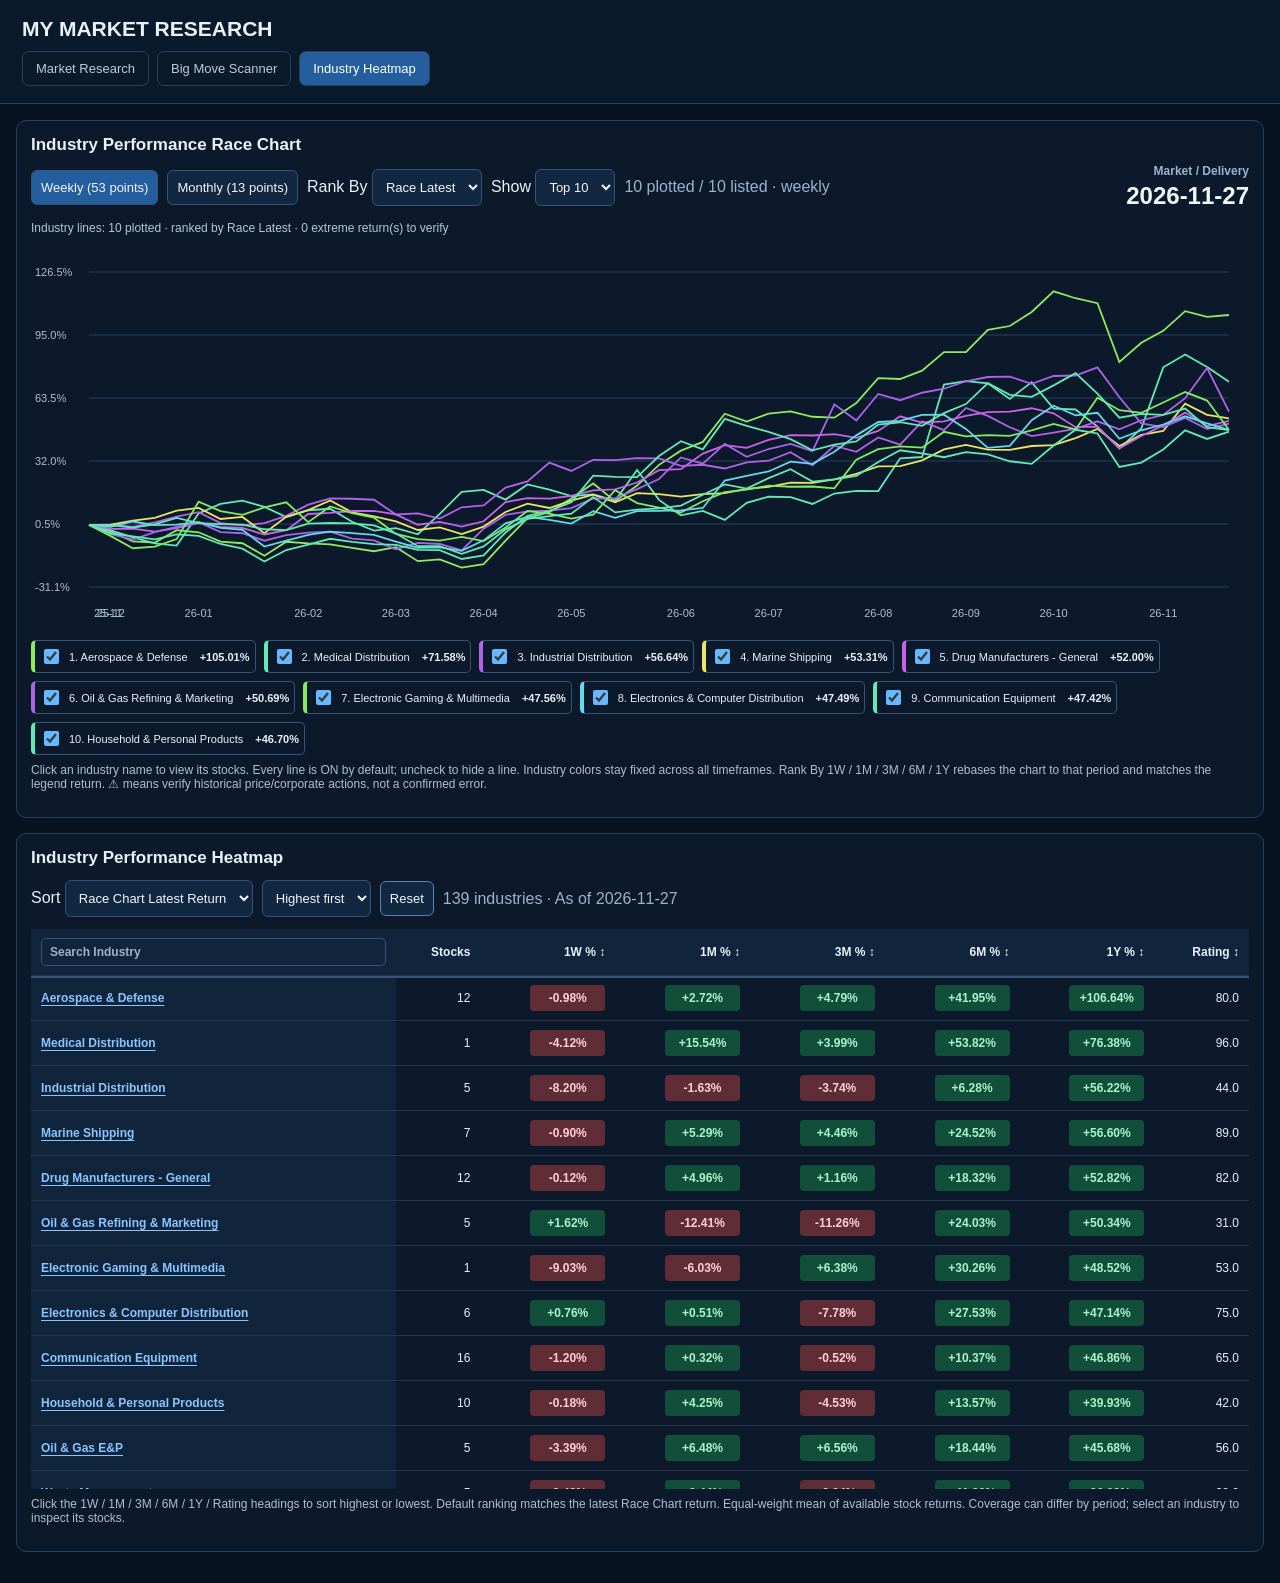
<file: industry-heatmap.html>
<!DOCTYPE html>
<html lang="en"><head><meta charset="utf-8"><meta name="viewport" content="width=device-width,initial-scale=1">
<title>Industry Heatmap | MY MARKET RESEARCH</title>
<style>
:root{color-scheme:dark;font-family:Arial,sans-serif;background:#081321;color:#e8f0fa}
*{box-sizing:border-box}body{margin:0}header{padding:17px 22px;background:#0b1a2b;border-bottom:1px solid #29415e}
h1{font-size:21px;margin:0 0 10px}nav{display:flex;gap:8px;flex-wrap:wrap}nav a{padding:9px 13px;border:1px solid #29415e;border-radius:7px;color:#b8cbe0;text-decoration:none;font-size:13px}nav .on{background:#245e9e;color:white}
main{padding:16px;max-width:1700px;margin:auto}section{border:1px solid #29415e;border-radius:10px;background:#0c192b;margin-bottom:15px;padding:14px}
h2{font-size:17px;margin:0 0 12px}.controls{display:flex;gap:9px;align-items:center;flex-wrap:wrap;margin-bottom:12px}
input,select,button{background:#122741;color:#f1f6ff;border:1px solid #355376;border-radius:6px;padding:9px;font-size:13px}
button{cursor:pointer}button.active{background:#245e9e}input{min-width:220px}small,.muted{color:#9eb2c9}
.scroll{overflow:auto;max-height:560px;position:relative;isolation:isolate}table{border-collapse:separate;border-spacing:0;width:100%;font-size:12px}th,td{border-bottom:1px solid #24374f;padding:9px 10px;white-space:nowrap;text-align:right}thead{position:sticky;top:0;z-index:20;background:#10243c}thead th{position:sticky;top:0;background:#10243c;z-index:21;cursor:pointer;box-shadow:0 2px 0 #355376}th:first-child,td:first-child{text-align:left;background:#10243c}thead th:first-child{z-index:22}tbody tr:hover td{background:#1c3553}tbody tr{cursor:pointer} tbody tr:focus-visible{outline:2px solid #75baff}.industry-link{color:#8bc5ff;text-decoration:underline;text-underline-offset:3px;font-weight:600}
.heat{border-radius:4px;padding:6px 8px;display:inline-block;min-width:75px;text-align:center;font-weight:bold}
.good{background:#124f3b;color:#aaf2c9}.bad{background:#602d36;color:#ffced4}.flat{background:#344158;color:#d6e2f0}
.chartwrap{overflow-x:auto}canvas{width:100%;height:380px;display:block}#legend{display:flex;gap:8px;flex-wrap:wrap;max-height:115px;overflow:auto;margin-top:8px}
.legend{font-size:11px;cursor:pointer;padding:5px;border:1px solid #355376;border-radius:5px}.legend.off{opacity:.35}.legend strong{margin-left:5px}.legend.flag{border-style:dashed}.warning{color:#f5c77d}.chart-info{font-size:12px;color:#b4c6d9;margin:8px 0} .legend:hover{background:#284563}
.note{font-size:12px;color:#aebed2;margin-top:8px}
.sort-head{cursor:pointer}.sort-head:hover{color:#8bc5ff}.chart-heading{display:flex;align-items:center;justify-content:space-between;gap:12px;flex-wrap:wrap;margin-bottom:10px}.chart-heading h2{margin:0}.legend{display:inline-flex;align-items:center;gap:6px}.legend-toggle{accent-color:#65b9ff;width:15px;height:15px;min-width:15px;cursor:pointer}.legend-name{background:transparent;border:0;color:inherit;padding:2px 1px;cursor:pointer;font-size:11px;text-align:left}.legend-name:hover{text-decoration:underline;color:#8bc5ff}.legend-name:focus-visible{outline:2px solid #8bc5ff}.legend-stock{font-size:11px}.legend.off{opacity:.4}#back{margin-left:auto}
#chart{cursor:crosshair;touch-action:pan-y}.chartwrap{position:relative}.chart-info-row{position:relative;min-height:31px}.chart-info-row #chartInfo{padding-right:390px;white-space:nowrap;overflow:hidden;text-overflow:ellipsis}#chartTooltip{position:absolute;right:0;top:0;display:none;pointer-events:none;z-index:30;background:#091626;border:1px solid #4b6989;border-radius:6px;padding:6px 9px;font-size:12px;max-width:380px;white-space:nowrap;box-shadow:0 2px 9px #0005}@media(max-width:850px){.chart-info-row #chartInfo{padding-right:0;padding-top:30px}.chart-info-row{min-height:58px}#chartTooltip{left:0;right:auto;max-width:100%}}#chartTooltip .tip-line{display:flex;align-items:center;gap:7px;font-weight:bold;margin-bottom:5px}#chartTooltip .tip-swatch{width:11px;height:11px;border-radius:3px;display:inline-block;flex-shrink:0}#chartTooltip .tip-date{color:#b3c5d9;margin-bottom:4px}#chartTooltip .tip-return{font-weight:bold}#reset{border-color:#5b82b3}#industrySearch{min-width:0;width:100%;padding:6px 8px;font-size:12px;font-weight:600;background:#10243c;border:1px solid #355376;border-radius:5px;color:#e8f0fa}#industrySearch::placeholder{color:#9eb2c9;opacity:1}.page-date{margin-left:auto;text-align:right;line-height:1.15}.page-date-label{font-size:12px;color:#9eb2c9;font-weight:600}.page-date-value{font-size:24px;color:#f1f6ff;font-weight:800;margin-top:3px}
</style></head><body>
<header><h1>MY MARKET RESEARCH</h1><nav>
<a href="index.html">Market Research</a><a href="big-move-scanner.html">Big Move Scanner</a><a href="industry-heatmap.html" class="on">Industry Heatmap</a>
</nav></header>
<main>
<section id="raceSection"><div class="chart-heading"><h2 id="chartTitle">Industry Performance Race Chart</h2><button id="back" hidden>← Back to Industries</button></div><div class="controls">
<button id="weekly" class="active">Weekly (53 points)</button><button id="monthly">Monthly (13 points)</button>

<label>Rank By <select id="raceRank"><option value="race">Race Latest</option><option value="1W">1W</option><option value="1M">1M</option><option value="3M">3M</option><option value="6M">6M</option><option value="1Y">1Y</option></select></label>
<label>Show <select id="limit"><option value="10">Top 10</option><option value="20">Top 20</option><option value="50">Top 50</option><option value="all">All</option></select></label>
<span class="muted" id="chartStatus"></span><div class="page-date"><div class="page-date-label">Market / Delivery</div><div class="page-date-value" id="marketDate">—</div></div></div>
<div class="chart-info-row"><div id="chartInfo" class="chart-info">Select an industry to compare its stocks.</div><div id="chartTooltip" role="status" aria-live="off"></div></div><div class="chartwrap"><canvas id="chart" aria-label="Performance line chart"></canvas></div><div id="legend"></div>
<p class="note">Click an industry name to view its stocks. Every line is ON by default; uncheck to hide a line. Industry colors stay fixed across all timeframes. Rank By 1W / 1M / 3M / 6M / 1Y rebases the chart to that period and matches the legend return. ⚠ means verify historical price/corporate actions, not a confirmed error.</p></section>
<section><h2>Industry Performance Heatmap</h2><div class="controls">

<label>Sort <select id="sort"><option value="race">Race Chart Latest Return</option><option value="1M">1M Return</option><option value="1W">1W Return</option><option value="3M">3M Return</option><option value="6M">6M Return</option><option value="1Y">1Y Return</option><option value="rating">Industry Rating</option><option value="stockCount">Stock Count</option></select></label>
<label><select id="direction"><option value="desc">Highest first</option><option value="asc">Lowest first</option></select></label>
<button id="reset" type="button">Reset</button><span id="summary" class="muted">Loading data...</span></div>
<div class="scroll"><table><thead><tr><th><input id="industrySearch" type="search" placeholder="Search Industry" aria-label="Search Industry"></th><th>Stocks</th><th class="sort-head" data-sort="1W">1W % ↕</th><th class="sort-head" data-sort="1M">1M % ↕</th><th class="sort-head" data-sort="3M">3M % ↕</th><th class="sort-head" data-sort="6M">6M % ↕</th><th class="sort-head" data-sort="1Y">1Y % ↕</th><th class="sort-head" data-sort="rating">Rating ↕</th></tr></thead><tbody id="rows"></tbody></table></div>
<p class="note">Click the 1W / 1M / 3M / 6M / 1Y / Rating headings to sort highest or lowest. Default ranking matches the latest Race Chart return. Equal-weight mean of available stock returns. Coverage can differ by period; select an industry to inspect its stocks.</p></section>

</main>
<script>
"use strict";
let dataset=null, mode="weekly", selected=null, disabled=new Set();
let hoverLines=[],hoverGeometry=null,chartBaseImage=null;
const $=id=>document.getElementById(id);
const periods=["1W","1M","3M","6M","1Y"];
const esc=s=>String(s??"").replace(/[&<>"']/g,c=>({"&":"&amp;","<":"&lt;",">":"&gt;",'"':"&quot;","'":"&#39;"}[c]));
const numeric=v=>v===null||v===undefined||v===""?null:Number(v);
const pct=v=>{const n=numeric(v);return n===null||!Number.isFinite(n)?"—":(n>0?"+":"")+n.toFixed(2)+"%";};
const cell=v=>{const n=numeric(v);return '<span class="heat '+(n===null||!Number.isFinite(n)?"flat":n>0?"good":n<0?"bad":"flat")+'">'+pct(v)+'</span>';};
function raceLatest(i){return latestReturn({data:i[mode]});}
function visibleIndustries(){
 const sort=$("sort").value,dir=$("direction").value==="asc"?1:-1;
 const query=($("industrySearch")?.value||"").trim().toLowerCase();
 const get=(i,key)=>key==="race"?raceLatest(i):key==="industry"?i.industry:key==="rating"?i.rating:key==="stockCount"?i.stockCount:i.returns?.[key];
 return dataset.industries.slice().filter(i=>!query||String(i.industry||"").toLowerCase().includes(query)).sort((a,b)=>{
  const x=get(a,sort),y=get(b,sort);
  if(sort==="industry")return dir*String(x).localeCompare(String(y));
  const nx=numeric(x),ny=numeric(y);if(nx===null)return 1;if(ny===null)return -1;
  return dir*(nx-ny)||a.industry.localeCompare(b.industry);
 });
}
function table(){if(!dataset)return;const items=visibleIndustries();$("rows").innerHTML=items.map(i=>'<tr tabindex="0" data-industry="'+esc(i.industry)+'"><td><span class="industry-link">'+esc(i.industry)+'</span></td><td>'+i.stockCount+'</td>'+periods.map(p=>'<td>'+cell(i.returns?.[p])+'</td>').join("")+'<td>'+(numeric(i.rating)===null?"—":Number(i.rating).toFixed(1))+'</td></tr>').join("");
$("summary").textContent=items.length+" industries · As of "+(dataset.meta?.asOf||"—");
$("rows").querySelectorAll("tr").forEach(tr=>{
 const choose=()=>{selected=tr.dataset.industry;disabled.clear();draw();document.getElementById("chartTitle").scrollIntoView({behavior:"smooth",block:"start"});};
 tr.addEventListener("click",choose);
 tr.addEventListener("keydown",e=>{if(e.key==="Enter"||e.key===" "){e.preventDefault();choose();}});
});}
function latestReturn(e){
 const vals=e.data?.values||[];
 for(let i=vals.length-1;i>=0;i--){
  const n=numeric(vals[i]);
  if(n!==null&&Number.isFinite(n))return n;
 }
 return null;
}
function stableColor(name){
 let hash=2166136261;
 for(const ch of String(name||"")){hash^=ch.charCodeAt(0);hash=Math.imul(hash,16777619);}
 const hue=((hash>>>0)%360);
 return "hsl("+hue+" 75% 65%)";
}
function periodStartDate(lastDate,period){
 const d=new Date(lastDate+"T00:00:00Z");
 if(period==="1W")d.setUTCDate(d.getUTCDate()-7);
 else if(period==="1M")d.setUTCMonth(d.getUTCMonth()-1);
 else if(period==="3M")d.setUTCMonth(d.getUTCMonth()-3);
 else if(period==="6M")d.setUTCMonth(d.getUTCMonth()-6);
 else if(period==="1Y")d.setUTCFullYear(d.getUTCFullYear()-1);
 return d.toISOString().slice(0,10);
}
function rankedChartData(raw,period,exactReturn){
 const dates=raw?.dates||[],values=raw?.values||[];
 if(!dates.length||!values.length||period==="race")return raw;
 const valid=[];
 for(let i=0;i<Math.min(dates.length,values.length);i++){
  const v=numeric(values[i]);
  if(v!==null&&Number.isFinite(v))valid.push({date:dates[i],value:v});
 }
 if(!valid.length)return raw;
 const last=valid[valid.length-1],cutoff=periodStartDate(last.date,period);
 let startIndex=0,best=Infinity;
 valid.forEach((p,i)=>{const diff=Math.abs(new Date(p.date)-new Date(cutoff));if(diff<best){best=diff;startIndex=i;}});
 const slice=valid.slice(startIndex);
 if(!slice.length)return raw;
 const base=slice[0].value,baseFactor=1+base/100;
 let rebased=slice.map(p=>({date:p.date,value:baseFactor!==0?((1+p.value/100)/baseFactor-1)*100:0}));
 rebased[0].value=0;
 const target=numeric(exactReturn),end=rebased[rebased.length-1].value;
 if(target!==null&&Number.isFinite(target)){
  if(Math.abs(end)>1e-9){const scale=target/end;rebased=rebased.map((p,i)=>({date:p.date,value:i===0?0:p.value*scale}));}
  rebased[rebased.length-1].value=target;
 }
 return {dates:rebased.map(p=>p.date),values:rebased.map(p=>Number(p.value.toFixed(4)))};
}
function series(){let entries;
 if(selected){
  const industry=dataset.industries.find(i=>i.industry===selected);
  const rankBy=$("raceRank").value;
  entries=(industry?.symbols||[]).map(sym=>{
   const stock=dataset.stocks?.[sym];
   const raw=stock?.[mode];
   const exactReturn=rankBy==="race"?latestReturn({data:raw}):numeric(stock?.returns?.[rankBy]);
   const rankValue=exactReturn!==null&&Number.isFinite(exactReturn)?exactReturn:latestReturn({data:rankBy==="race"?raw:rankedChartData(raw,rankBy,null)});
   return {name:sym,data:rankBy==="race"?raw:rankedChartData(raw,rankBy,exactReturn),rankValue};
  });
 } else {
  const rankBy=$("raceRank").value;
  // Race Chart uses the full industry list directly, so Heatmap sort/search stays independent.
  entries=dataset.industries.map(i=>{
   const rankValue=rankBy==="race"?raceLatest(i):numeric(i.returns?.[rankBy]);
   return {name:i.industry,data:rankBy==="race"?i[mode]:rankedChartData(i[mode],rankBy,rankValue),rankValue};
  });
 }
 entries.sort((a,b)=>{const av=numeric(a.rankValue),bv=numeric(b.rankValue);if(av===null&&bv===null)return a.name.localeCompare(b.name);if(av===null)return 1;if(bv===null)return -1;return bv-av||a.name.localeCompare(b.name);});
 const limit=$("limit").value;
 return limit==="all"?entries:entries.slice(0,Number(limit));
}
function draw(){if(!dataset)return;
hoverLines=[];hoverGeometry=null;chartBaseImage=null;$("chartTooltip").style.display="none";
$("chartTitle").textContent=selected?selected+" — Stock Performance Race Chart":"Industry Performance Race Chart";
$("back").hidden=!selected;$("weekly").classList.toggle("active",mode==="weekly");$("monthly").classList.toggle("active",mode==="monthly");
const entries=series(),active=entries.filter(e=>!disabled.has(e.name)&&Array.isArray(e.data?.dates)&&Array.isArray(e.data?.values)&&e.data.dates.length&&latestReturn(e)!==null);
$("chartStatus").textContent=active.length+" plotted / "+entries.length+" listed · "+mode;
const flagged=entries.filter(e=>Math.abs(latestReturn(e))>=300);
const raceRankLabel=$("raceRank").value==="race"?"Race Latest":$("raceRank").value;
$("chartInfo").textContent=selected
 ? "Industry stocks: "+active.length+" plotted / "+entries.length+" listed / "+(dataset.industries.find(i=>i.industry===selected)?.stockCount||0)+" total · ranked by "+raceRankLabel+" · missing data shown as N/A · "+flagged.length+" extreme return(s) to verify"
 : "Industry lines: "+entries.length+" plotted · ranked by "+raceRankLabel+" · "+flagged.length+" extreme return(s) to verify";
$("legend").innerHTML=entries.map((e,i)=>'<span class="legend '+(disabled.has(e.name)?"off":"")+(Math.abs(latestReturn(e))>=300?' flag':'')+'" style="border-left:4px solid '+stableColor(e.name)+'"><input class="legend-toggle" type="checkbox" data-name="'+esc(e.name)+'" aria-label="Show '+esc(e.name)+' line" '+(disabled.has(e.name)?'':'checked')+'>'+(selected?'<span class="legend-stock">'+(i+1)+'. '+esc(e.name)+'</span>':'<button type="button" class="legend-name" data-industry="'+esc(e.name)+'">'+(i+1)+'. '+esc(e.name)+'</button>')+' <strong>'+pct(e.rankValue)+'</strong>'+(Math.abs(latestReturn(e))>=300?' ⚠':'')+'</span>').join("");
$("legend").querySelectorAll(".legend-toggle").forEach(box=>box.addEventListener("change",()=>{if(box.checked)disabled.delete(box.dataset.name);else disabled.add(box.dataset.name);draw();}));
$("legend").querySelectorAll(".legend-name").forEach(btn=>btn.addEventListener("click",()=>{selected=btn.dataset.industry;disabled.clear();draw();$("raceSection").scrollIntoView({behavior:"smooth",block:"start"});}));
const canvas=$("chart"),width=Math.max(650,canvas.parentElement.clientWidth),height=380,dpr=window.devicePixelRatio||1;
canvas.width=Math.round(width*dpr);canvas.height=Math.round(height*dpr);const ctx=canvas.getContext("2d");ctx.scale(dpr,dpr);ctx.clearRect(0,0,width,height);
const left=58,right=20,top=20,bottom=45,w=width-left-right,h=height-top-bottom;
const all=active.flatMap(e=>e.data.values.filter(v=>numeric(v)!==null&&Number.isFinite(Number(v))).map(Number));if(!all.length){ctx.fillStyle="#b8cbe0";ctx.font="14px Arial";ctx.fillText("No complete chart data available for this selection.",left,55);return;}
let min=Math.min(0,...all),max=Math.max(0,...all);if(min===max){min-=1;max+=1;}const pad=(max-min)*.07;min-=pad;max+=pad;
const yy=v=>top+(max-v)/(max-min)*h;
ctx.font="11px Arial";ctx.strokeStyle="#29415e";ctx.fillStyle="#aebed2";ctx.lineWidth=1;
for(let i=0;i<=5;i++){const v=min+(max-min)*i/5,y=yy(v);ctx.beginPath();ctx.moveTo(left,y);ctx.lineTo(width-right,y);ctx.stroke();ctx.fillText(v.toFixed(1)+"%",4,y+4);}
const dates=[...new Set(active.flatMap(e=>e.data.dates))].sort();if(!dates.length)return;
const xx=date=>left+(dates.length===1?0:dates.indexOf(date)/(dates.length-1))*w;
// Show one date label for each calendar month, keeping all original data points.
const monthLabels=[];let previousMonth="";
dates.forEach((d,i)=>{const month=d.slice(0,7);if(month!==previousMonth){monthLabels.push({d,i});previousMonth=month;}});
ctx.textAlign="center";
monthLabels.forEach(({d})=>{const x=xx(d);ctx.fillText(d.slice(2,7),Math.max(left+19,Math.min(width-right-19,x)),height-15);});
ctx.textAlign="start";
hoverGeometry={left,top,width,height,dates,xx,yy};
active.forEach(e=>{const lineColor=stableColor(e.name);ctx.strokeStyle=lineColor;ctx.lineWidth=1.8;ctx.beginPath();let started=false,points=[];
e.data.dates.forEach((d,j)=>{const v=numeric(e.data.values[j]);if(v===null||!Number.isFinite(v)){started=false;points.push(null);return;}const x=xx(d),y=yy(v);points.push({x,y,date:d,value:v});if(!started)ctx.moveTo(x,y);else ctx.lineTo(x,y);started=true;});ctx.stroke();hoverLines.push({name:e.name,color:lineColor,points});});
chartBaseImage=ctx.getImageData(0,0,canvas.width,canvas.height);
}
// Match the pointer to the nearest visible line segment (not merely its X-position).
function chartHover(event){
 const g=hoverGeometry,tip=$("chartTooltip");if(!g||!hoverLines.length){tip.style.display="none";return;}
 const canvas=$("chart"),rect=canvas.getBoundingClientRect();
 const mx=(event.clientX-rect.left)*g.width/rect.width,my=(event.clientY-rect.top)*g.height/rect.height;
 if(mx<g.left-8||mx>g.width-8||my<g.top-12||my>g.height-30){tip.style.display="none";clearCrosshair();return;}
 let best=null;
 for(const line of hoverLines){
  const pts=line.points.filter(Boolean);
  for(let j=0;j<pts.length;j++){
   const a=pts[j],b=pts[j+1]||a,dx=b.x-a.x,dy=b.y-a.y;
   const t=Math.max(0,Math.min(1,(dx*(mx-a.x)+dy*(my-a.y))/(dx*dx+dy*dy||1)));
   const x=a.x+t*dx,y=a.y+t*dy,dist=Math.hypot(mx-x,my-y);
   if(!best||dist<best.dist){const nearest=t<0.5?a:b;best={line,point:nearest,dist};}
  }
 }
 if(!best||best.dist>16){tip.style.display="none";drawCrosshair(mx);return;}
 tip.innerHTML='<span class="tip-line" style="display:inline-flex;margin:0 10px 0 0"><span class="tip-swatch" style="background:'+best.line.color+'"></span><span>'+esc(best.line.name)+'</span></span><span class="tip-date" style="display:inline;margin:0 9px 0 0">'+esc(best.point.date)+'</span><span class="tip-return">'+pct(best.point.value)+'</span>';
 tip.style.display="block";
 // Keep tooltip at a fixed height above the chart, tracking the vertical cursor line.
 const infoRow=tip.parentElement;
 const localX=event.clientX-infoRow.getBoundingClientRect().left;
 const maxLeft=Math.max(0,infoRow.clientWidth-tip.offsetWidth);
 tip.style.left=Math.max(0,Math.min(maxLeft,localX-tip.offsetWidth/2))+"px";
 tip.style.right="auto";
 // Draw only the vertical crosshair, without modifying the original chart lines.
 drawCrosshair(mx);
}
function drawCrosshair(x){
 const canvas=$("chart"),g=hoverGeometry;if(!g)return;
 // Restore the original chart before painting a new cursor line.
 if(!chartBaseImage)return;
 const ctx=canvas.getContext("2d");ctx.putImageData(chartBaseImage,0,0);
 const dpr=window.devicePixelRatio||1;
 ctx.save();ctx.setTransform(dpr,0,0,dpr,0,0);
 ctx.strokeStyle="rgba(245,194,82,.85)";ctx.lineWidth=1;ctx.setLineDash([5,4]);
 ctx.beginPath();ctx.moveTo(x,g.top);ctx.lineTo(x,g.height-45);ctx.stroke();ctx.restore();
}
function clearCrosshair(){if(chartBaseImage){$("chart").getContext("2d").putImageData(chartBaseImage,0,0);}}
$("chart").addEventListener("mousemove",chartHover);
$("chart").addEventListener("mouseleave",()=>{$("chartTooltip").style.display="none";clearCrosshair();});
$("reset").addEventListener("click",()=>{$("sort").value="race";$("direction").value="desc";$("industrySearch").value="";table();if(!selected)draw();});

$("industrySearch").addEventListener("input",()=>{table();});
["sort","direction"].forEach(id=>$(id).addEventListener("change",()=>{table();}));
document.querySelectorAll(".sort-head").forEach(th=>th.addEventListener("click",()=>{const key=th.dataset.sort;if(![...$("sort").options].some(o=>o.value===key)){const o=document.createElement("option");o.value=key;o.textContent=key;$("sort").append(o);}if($("sort").value===key){$("direction").value=$("direction").value==="desc"?"asc":"desc";}else{$("sort").value=key;$("direction").value=key==="industry"?"asc":"desc";}table();}));
$("raceRank").addEventListener("change",()=>{disabled.clear();draw();});
$("limit").addEventListener("change",()=>{disabled.clear();draw();});
["weekly","monthly"].forEach(id=>$(id).addEventListener("click",()=>{mode=id;disabled.clear();draw();}));
$("back").addEventListener("click",()=>{selected=null;disabled.clear();draw();$("raceSection").scrollIntoView({behavior:"smooth",block:"start"});});
window.addEventListener("resize",()=>{if(dataset)draw();});
fetch("data/industry_heatmap.json?v="+Date.now(),{cache:"no-store"}).then(r=>{if(!r.ok)throw Error("HTTP "+r.status);return r.json();}).then(data=>{if(!Array.isArray(data.industries)||!data.stocks)throw Error("Invalid JSON format");dataset=data;$("marketDate").textContent=dataset.meta?.asOf||"—";table();draw();}).catch(err=>{$("summary").textContent="Data loading failed: "+err.message;$("chartStatus").textContent="Check data/industry_heatmap.json";});
</script></body></html>
</file>
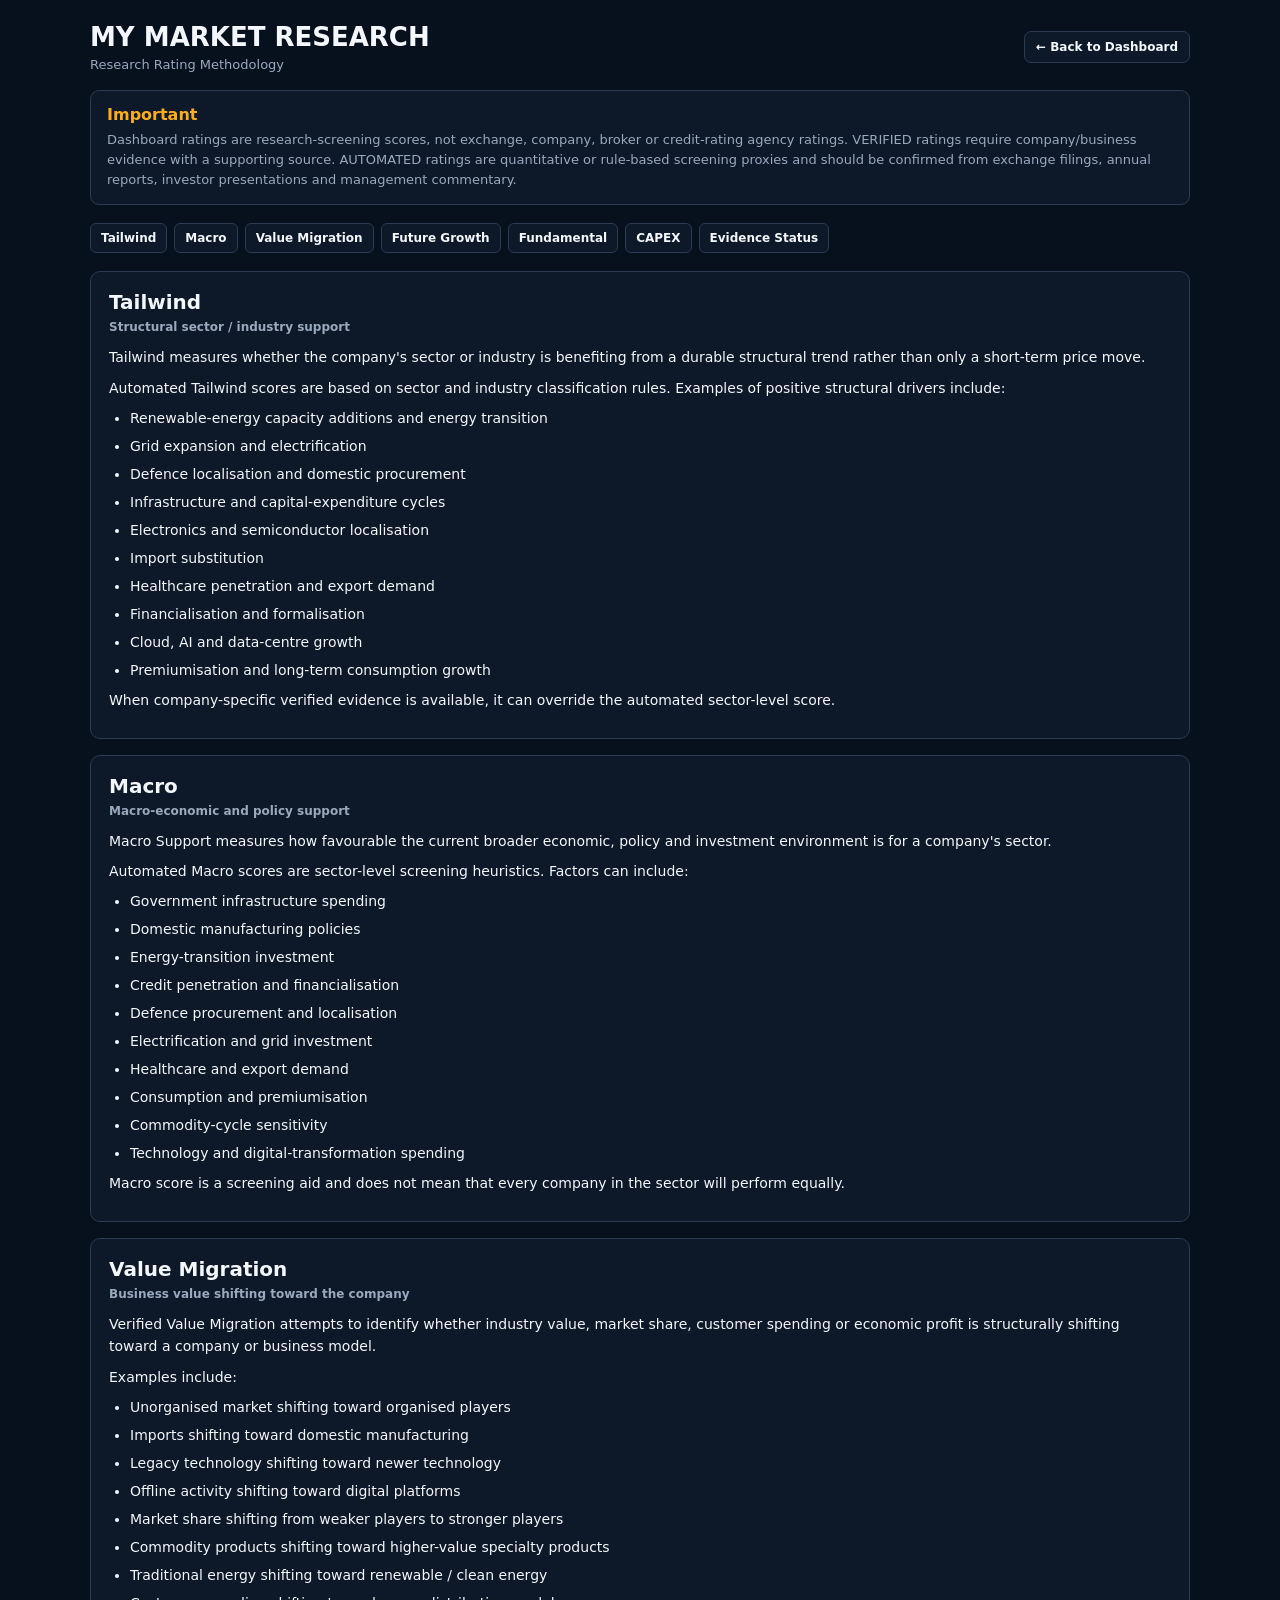
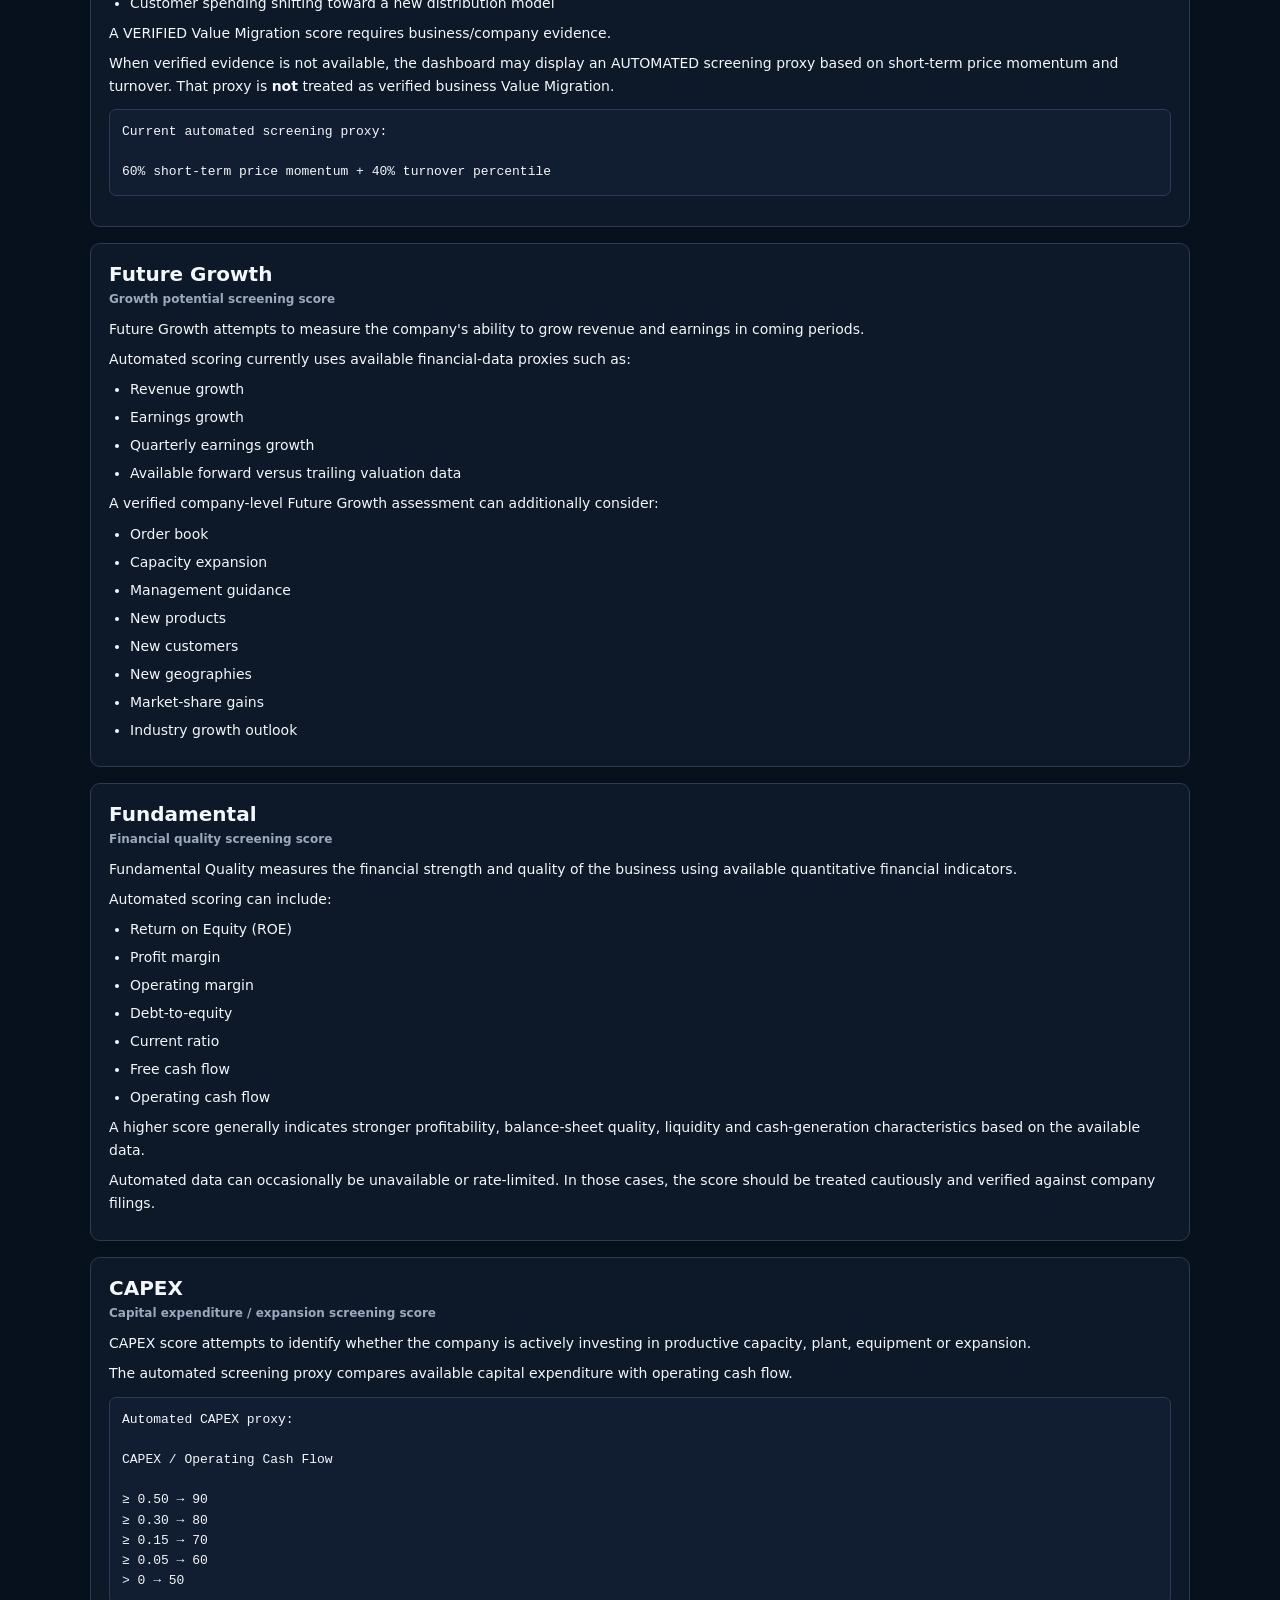
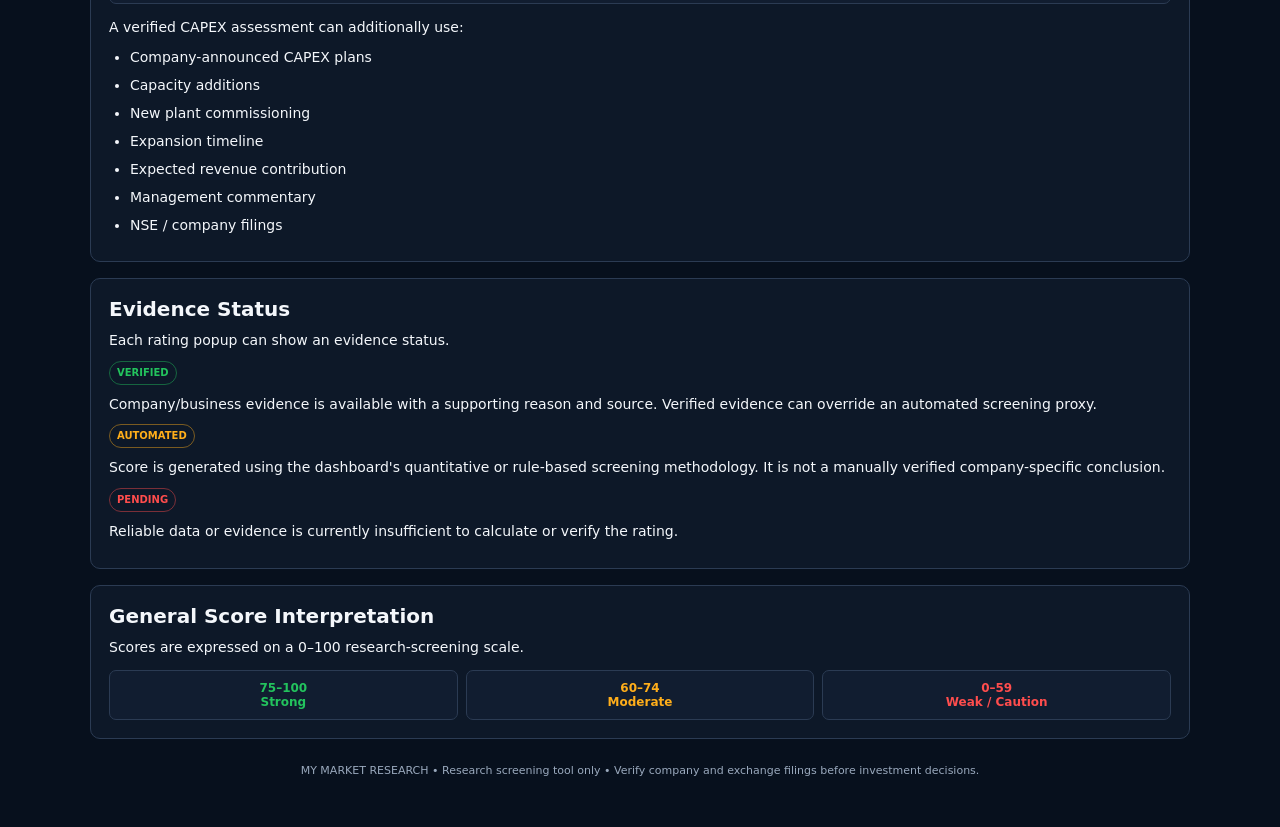
<file: methodology.html>
<!DOCTYPE html>
<html lang="en">
<head>
  <meta charset="UTF-8" />
  <meta name="viewport" content="width=device-width, initial-scale=1.0" />

  <title>MY MARKET RESEARCH - Methodology</title>

  <style>
    :root {
      --bg: #07101d;
      --panel: #0d1828;
      --panel-2: #111d30;
      --line: #2b3b53;

      --text: #f4f7fb;
      --muted: #9aa9bd;

      --blue: #2c8cff;
      --green: #23c35d;
      --orange: #ffae1a;
      --red: #ff4d4d;
    }

    * {
      box-sizing: border-box;
    }

    html {
      scroll-behavior: smooth;
    }

    body {
      margin: 0;
      background: var(--bg);
      color: var(--text);

      font-family:
        Inter,
        ui-sans-serif,
        system-ui,
        -apple-system,
        BlinkMacSystemFont,
        "Segoe UI",
        sans-serif;
    }

    a {
      color: var(--blue);
    }

    .page {
      width: min(1100px, calc(100% - 28px));
      margin: 0 auto;
      padding: 22px 0 50px;
    }

    .topbar {
      display: flex;
      justify-content: space-between;
      align-items: center;
      gap: 14px;
      flex-wrap: wrap;

      margin-bottom: 18px;
    }

    .title h1 {
      margin: 0;
      font-size: 26px;
    }

    .title p {
      margin: 5px 0 0;
      color: var(--muted);
      font-size: 13px;
    }

    .back-link {
      display: inline-flex;
      align-items: center;
      gap: 6px;

      padding: 8px 11px;

      border: 1px solid var(--line);
      border-radius: 7px;

      background: var(--panel);
      color: var(--text);

      text-decoration: none;
      font-size: 12px;
      font-weight: 700;
    }

    .notice {
      margin-bottom: 18px;

      padding: 14px 16px;

      border: 1px solid var(--line);
      border-radius: 9px;

      background: var(--panel);
    }

    .notice strong {
      color: var(--orange);
    }

    .notice p {
      margin: 6px 0 0;

      color: var(--muted);
      line-height: 1.55;
      font-size: 13px;
    }

    .nav {
      display: flex;
      flex-wrap: wrap;
      gap: 7px;

      margin-bottom: 18px;
    }

    .nav a {
      padding: 7px 10px;

      border: 1px solid var(--line);
      border-radius: 6px;

      background: var(--panel);
      color: var(--text);

      text-decoration: none;
      font-size: 12px;
      font-weight: 700;
    }

    .section {
      scroll-margin-top: 15px;

      margin-bottom: 16px;

      padding: 18px;

      border: 1px solid var(--line);
      border-radius: 10px;

      background: var(--panel);
    }

    .section h2 {
      margin: 0 0 6px;

      font-size: 20px;
    }

    .section .type {
      margin-bottom: 12px;

      color: var(--muted);

      font-size: 12px;
      font-weight: 700;
    }

    .section p {
      margin: 8px 0;

      line-height: 1.6;
      font-size: 14px;
    }

    .section ul {
      margin: 9px 0 0;
      padding-left: 21px;
    }

    .section li {
      margin: 7px 0;

      line-height: 1.5;
      font-size: 14px;
    }

    .formula {
      margin: 12px 0;

      padding: 12px;

      border: 1px solid var(--line);
      border-radius: 7px;

      background: var(--panel-2);

      font-family:
        ui-monospace,
        SFMono-Regular,
        Menlo,
        Consolas,
        monospace;

      font-size: 13px;
      line-height: 1.55;
    }

    .badge {
      display: inline-flex;

      padding: 3px 7px;

      border-radius: 999px;

      font-size: 10px;
      font-weight: 800;
    }

    .verified {
      color: var(--green);
      border: 1px solid rgba(35, 195, 93, 0.45);
    }

    .automated {
      color: var(--orange);
      border: 1px solid rgba(255, 174, 26, 0.45);
    }

    .pending {
      color: var(--red);
      border: 1px solid rgba(255, 77, 77, 0.45);
    }

    .scale {
      display: grid;
      grid-template-columns: repeat(3, 1fr);
      gap: 8px;

      margin-top: 12px;
    }

    .scale div {
      padding: 10px;

      border: 1px solid var(--line);
      border-radius: 7px;

      background: var(--panel-2);

      text-align: center;
      font-size: 12px;
      font-weight: 800;
    }

    .good {
      color: var(--green);
    }

    .mid {
      color: var(--orange);
    }

    .weak {
      color: var(--red);
    }

    footer {
      margin-top: 25px;

      color: var(--muted);

      text-align: center;
      font-size: 11px;
    }

    @media (max-width: 700px) {
      .scale {
        grid-template-columns: 1fr;
      }
    }
  </style>
</head>

<body>

  <main class="page">

    <div class="topbar">

      <div class="title">
        <h1>MY MARKET RESEARCH</h1>

        <p>
          Research Rating Methodology
        </p>
      </div>

      <a
        class="back-link"
        href="index.html"
      >
        ← Back to Dashboard
      </a>

    </div>


    <div class="notice">

      <strong>
        Important
      </strong>

      <p>
        Dashboard ratings are research-screening scores, not exchange,
        company, broker or credit-rating agency ratings.
        VERIFIED ratings require company/business evidence with a supporting
        source. AUTOMATED ratings are quantitative or rule-based screening
        proxies and should be confirmed from exchange filings, annual reports,
        investor presentations and management commentary.
      </p>

    </div>


    <nav class="nav">

      <a href="#tailwind">
        Tailwind
      </a>

      <a href="#macro">
        Macro
      </a>

      <a href="#value-migration">
        Value Migration
      </a>

      <a href="#future-growth">
        Future Growth
      </a>

      <a href="#fundamental">
        Fundamental
      </a>

      <a href="#capex">
        CAPEX
      </a>

      <a href="#status">
        Evidence Status
      </a>

    </nav>


    <!-- ================================================= -->
    <!-- TAILWIND -->
    <!-- ================================================= -->

    <section
      class="section"
      id="tailwind"
    >

      <h2>
        Tailwind
      </h2>

      <div class="type">
        Structural sector / industry support
      </div>

      <p>
        Tailwind measures whether the company's sector or industry is
        benefiting from a durable structural trend rather than only a
        short-term price move.
      </p>

      <p>
        Automated Tailwind scores are based on sector and industry
        classification rules. Examples of positive structural drivers include:
      </p>

      <ul>
        <li>Renewable-energy capacity additions and energy transition</li>
        <li>Grid expansion and electrification</li>
        <li>Defence localisation and domestic procurement</li>
        <li>Infrastructure and capital-expenditure cycles</li>
        <li>Electronics and semiconductor localisation</li>
        <li>Import substitution</li>
        <li>Healthcare penetration and export demand</li>
        <li>Financialisation and formalisation</li>
        <li>Cloud, AI and data-centre growth</li>
        <li>Premiumisation and long-term consumption growth</li>
      </ul>

      <p>
        When company-specific verified evidence is available, it can override
        the automated sector-level score.
      </p>

    </section>


    <!-- ================================================= -->
    <!-- MACRO -->
    <!-- ================================================= -->

    <section
      class="section"
      id="macro"
    >

      <h2>
        Macro
      </h2>

      <div class="type">
        Macro-economic and policy support
      </div>

      <p>
        Macro Support measures how favourable the current broader economic,
        policy and investment environment is for a company's sector.
      </p>

      <p>
        Automated Macro scores are sector-level screening heuristics.
        Factors can include:
      </p>

      <ul>
        <li>Government infrastructure spending</li>
        <li>Domestic manufacturing policies</li>
        <li>Energy-transition investment</li>
        <li>Credit penetration and financialisation</li>
        <li>Defence procurement and localisation</li>
        <li>Electrification and grid investment</li>
        <li>Healthcare and export demand</li>
        <li>Consumption and premiumisation</li>
        <li>Commodity-cycle sensitivity</li>
        <li>Technology and digital-transformation spending</li>
      </ul>

      <p>
        Macro score is a screening aid and does not mean that every company
        in the sector will perform equally.
      </p>

    </section>


    <!-- ================================================= -->
    <!-- VALUE MIGRATION -->
    <!-- ================================================= -->

    <section
      class="section"
      id="value-migration"
    >

      <h2>
        Value Migration
      </h2>

      <div class="type">
        Business value shifting toward the company
      </div>

      <p>
        Verified Value Migration attempts to identify whether industry value,
        market share, customer spending or economic profit is structurally
        shifting toward a company or business model.
      </p>

      <p>
        Examples include:
      </p>

      <ul>
        <li>Unorganised market shifting toward organised players</li>
        <li>Imports shifting toward domestic manufacturing</li>
        <li>Legacy technology shifting toward newer technology</li>
        <li>Offline activity shifting toward digital platforms</li>
        <li>Market share shifting from weaker players to stronger players</li>
        <li>Commodity products shifting toward higher-value specialty products</li>
        <li>Traditional energy shifting toward renewable / clean energy</li>
        <li>Customer spending shifting toward a new distribution model</li>
      </ul>

      <p>
        A VERIFIED Value Migration score requires business/company evidence.
      </p>

      <p>
        When verified evidence is not available, the dashboard may display an
        AUTOMATED screening proxy based on short-term price momentum and
        turnover. That proxy is <strong>not</strong> treated as verified
        business Value Migration.
      </p>

      <div class="formula">
        Current automated screening proxy:
        <br><br>
        60% short-term price momentum
        +
        40% turnover percentile
      </div>

    </section>


    <!-- ================================================= -->
    <!-- FUTURE GROWTH -->
    <!-- ================================================= -->

    <section
      class="section"
      id="future-growth"
    >

      <h2>
        Future Growth
      </h2>

      <div class="type">
        Growth potential screening score
      </div>

      <p>
        Future Growth attempts to measure the company's ability to grow
        revenue and earnings in coming periods.
      </p>

      <p>
        Automated scoring currently uses available financial-data proxies such
        as:
      </p>

      <ul>
        <li>Revenue growth</li>
        <li>Earnings growth</li>
        <li>Quarterly earnings growth</li>
        <li>Available forward versus trailing valuation data</li>
      </ul>

      <p>
        A verified company-level Future Growth assessment can additionally
        consider:
      </p>

      <ul>
        <li>Order book</li>
        <li>Capacity expansion</li>
        <li>Management guidance</li>
        <li>New products</li>
        <li>New customers</li>
        <li>New geographies</li>
        <li>Market-share gains</li>
        <li>Industry growth outlook</li>
      </ul>

    </section>


    <!-- ================================================= -->
    <!-- FUNDAMENTAL -->
    <!-- ================================================= -->

    <section
      class="section"
      id="fundamental"
    >

      <h2>
        Fundamental
      </h2>

      <div class="type">
        Financial quality screening score
      </div>

      <p>
        Fundamental Quality measures the financial strength and quality of the
        business using available quantitative financial indicators.
      </p>

      <p>
        Automated scoring can include:
      </p>

      <ul>
        <li>Return on Equity (ROE)</li>
        <li>Profit margin</li>
        <li>Operating margin</li>
        <li>Debt-to-equity</li>
        <li>Current ratio</li>
        <li>Free cash flow</li>
        <li>Operating cash flow</li>
      </ul>

      <p>
        A higher score generally indicates stronger profitability,
        balance-sheet quality, liquidity and cash-generation characteristics
        based on the available data.
      </p>

      <p>
        Automated data can occasionally be unavailable or rate-limited.
        In those cases, the score should be treated cautiously and verified
        against company filings.
      </p>

    </section>


    <!-- ================================================= -->
    <!-- CAPEX -->
    <!-- ================================================= -->

    <section
      class="section"
      id="capex"
    >

      <h2>
        CAPEX
      </h2>

      <div class="type">
        Capital expenditure / expansion screening score
      </div>

      <p>
        CAPEX score attempts to identify whether the company is actively
        investing in productive capacity, plant, equipment or expansion.
      </p>

      <p>
        The automated screening proxy compares available capital expenditure
        with operating cash flow.
      </p>

      <div class="formula">
        Automated CAPEX proxy:
        <br><br>

        CAPEX / Operating Cash Flow
        <br><br>

        ≥ 0.50 → 90
        <br>
        ≥ 0.30 → 80
        <br>
        ≥ 0.15 → 70
        <br>
        ≥ 0.05 → 60
        <br>
        &gt; 0 → 50
      </div>

      <p>
        A verified CAPEX assessment can additionally use:
      </p>

      <ul>
        <li>Company-announced CAPEX plans</li>
        <li>Capacity additions</li>
        <li>New plant commissioning</li>
        <li>Expansion timeline</li>
        <li>Expected revenue contribution</li>
        <li>Management commentary</li>
        <li>NSE / company filings</li>
      </ul>

    </section>


    <!-- ================================================= -->
    <!-- EVIDENCE STATUS -->
    <!-- ================================================= -->

    <section
      class="section"
      id="status"
    >

      <h2>
        Evidence Status
      </h2>

      <p>
        Each rating popup can show an evidence status.
      </p>


      <p>
        <span class="badge verified">
          VERIFIED
        </span>
      </p>

      <p>
        Company/business evidence is available with a supporting reason and
        source. Verified evidence can override an automated screening proxy.
      </p>


      <p>
        <span class="badge automated">
          AUTOMATED
        </span>
      </p>

      <p>
        Score is generated using the dashboard's quantitative or rule-based
        screening methodology. It is not a manually verified company-specific
        conclusion.
      </p>


      <p>
        <span class="badge pending">
          PENDING
        </span>
      </p>

      <p>
        Reliable data or evidence is currently insufficient to calculate or
        verify the rating.
      </p>

    </section>


    <!-- ================================================= -->
    <!-- SCORE SCALE -->
    <!-- ================================================= -->

    <section class="section">

      <h2>
        General Score Interpretation
      </h2>

      <p>
        Scores are expressed on a 0–100 research-screening scale.
      </p>

      <div class="scale">

        <div class="good">
          75–100
          <br>
          Strong
        </div>

        <div class="mid">
          60–74
          <br>
          Moderate
        </div>

        <div class="weak">
          0–59
          <br>
          Weak / Caution
        </div>

      </div>

    </section>


    <footer>
      MY MARKET RESEARCH • Research screening tool only •
      Verify company and exchange filings before investment decisions.
    </footer>

  </main>

</body>
</html>
</file>
